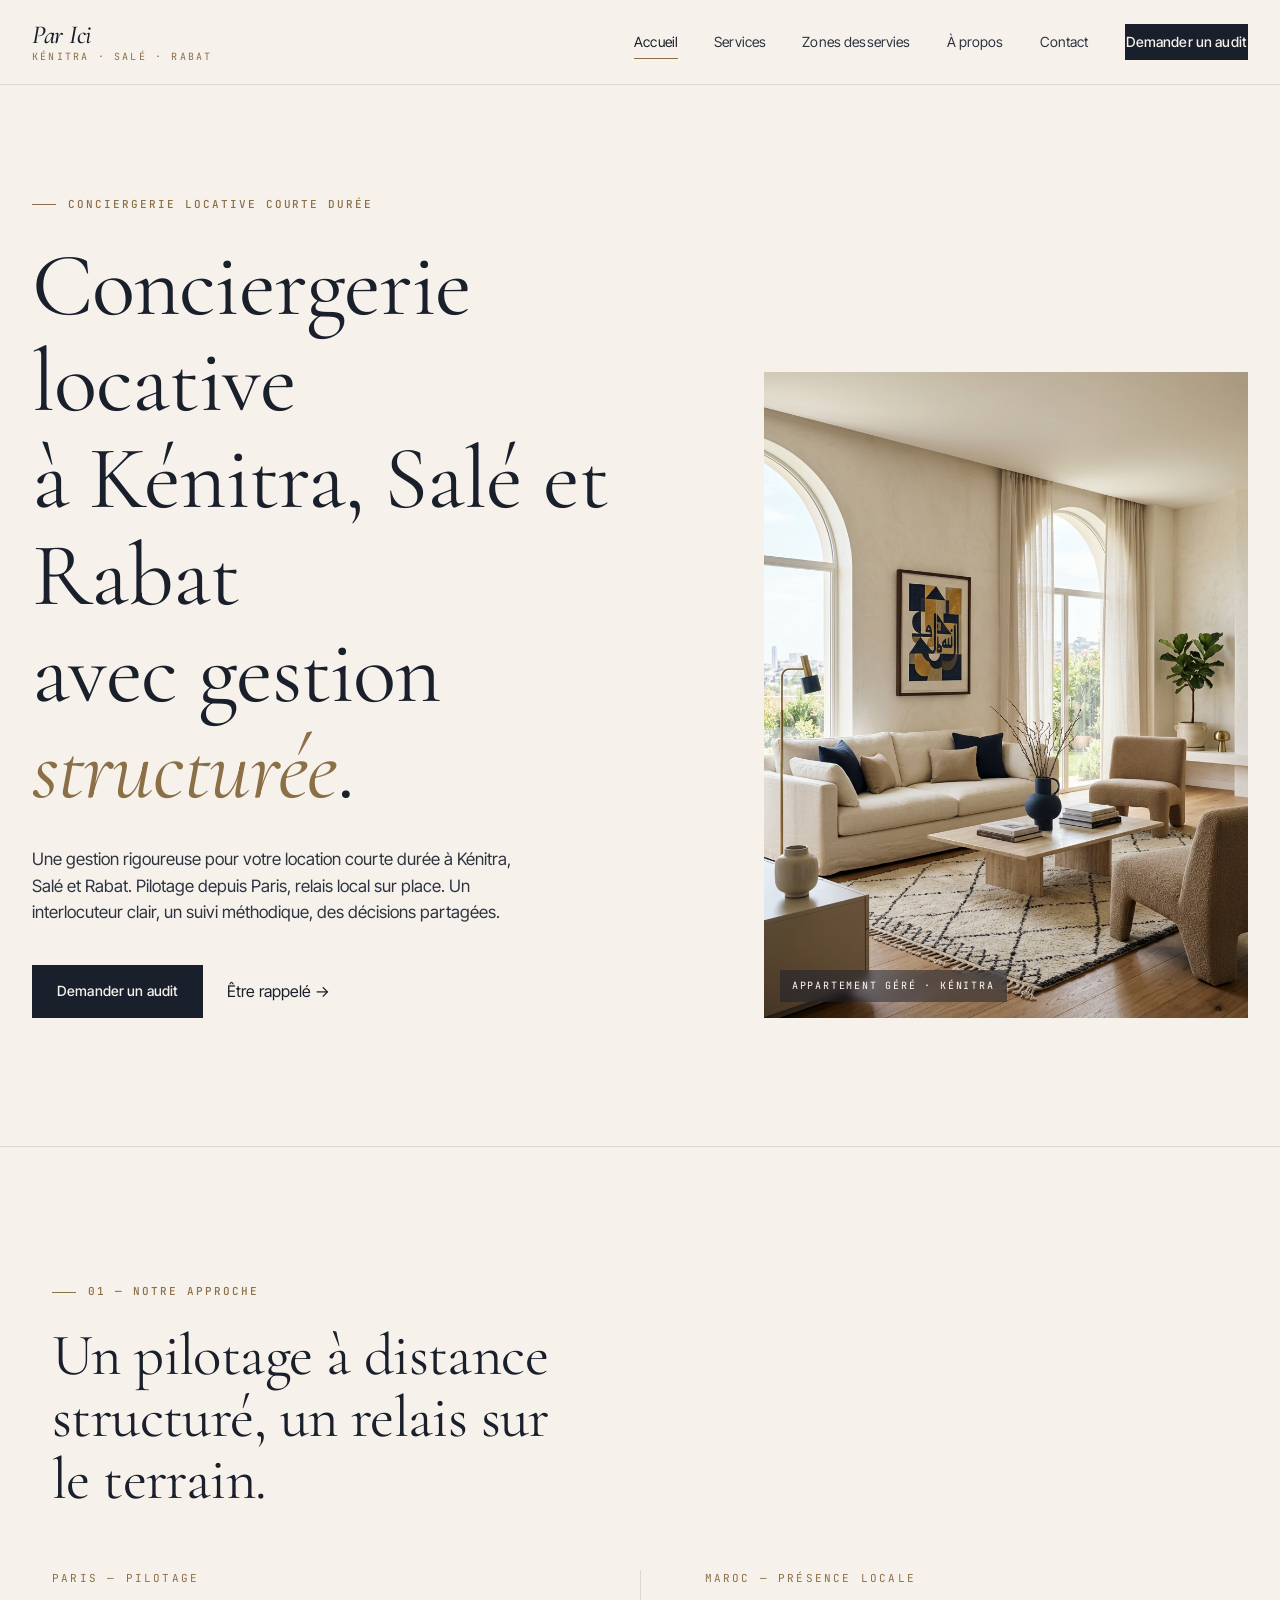
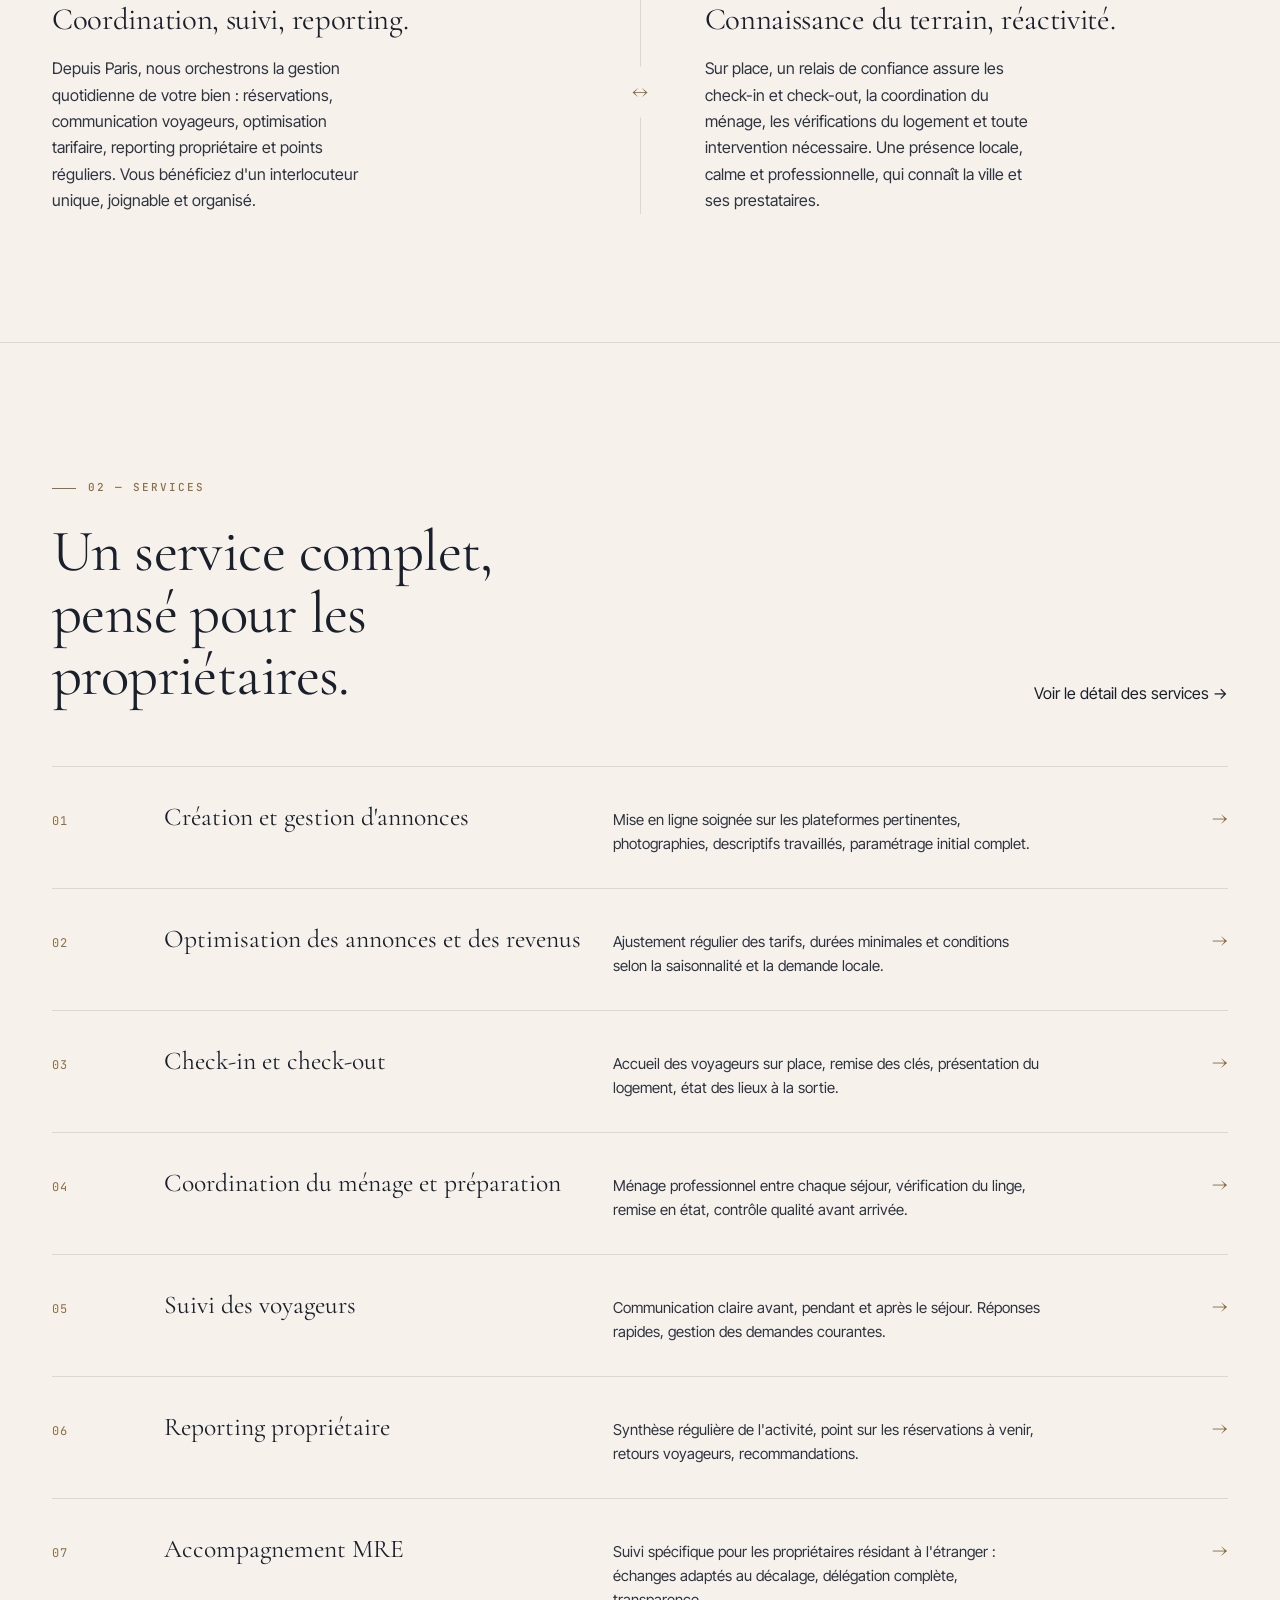
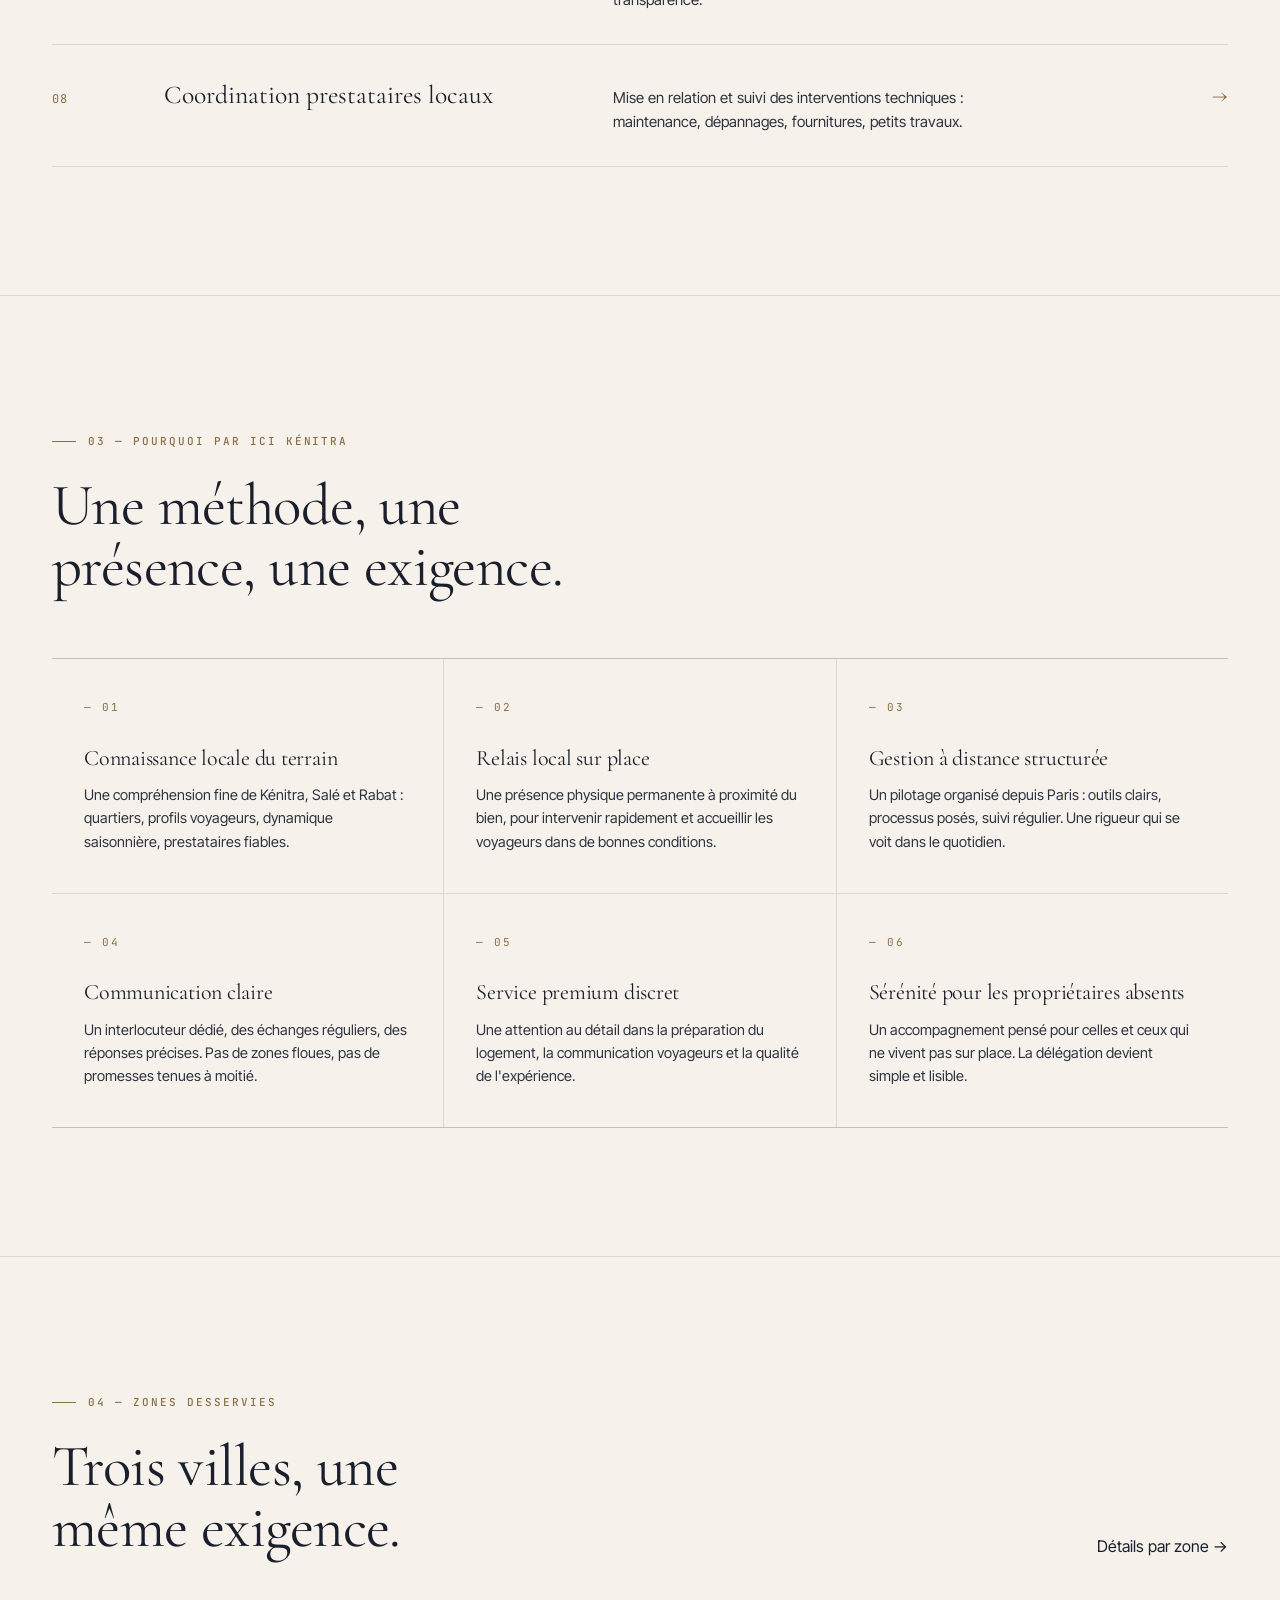
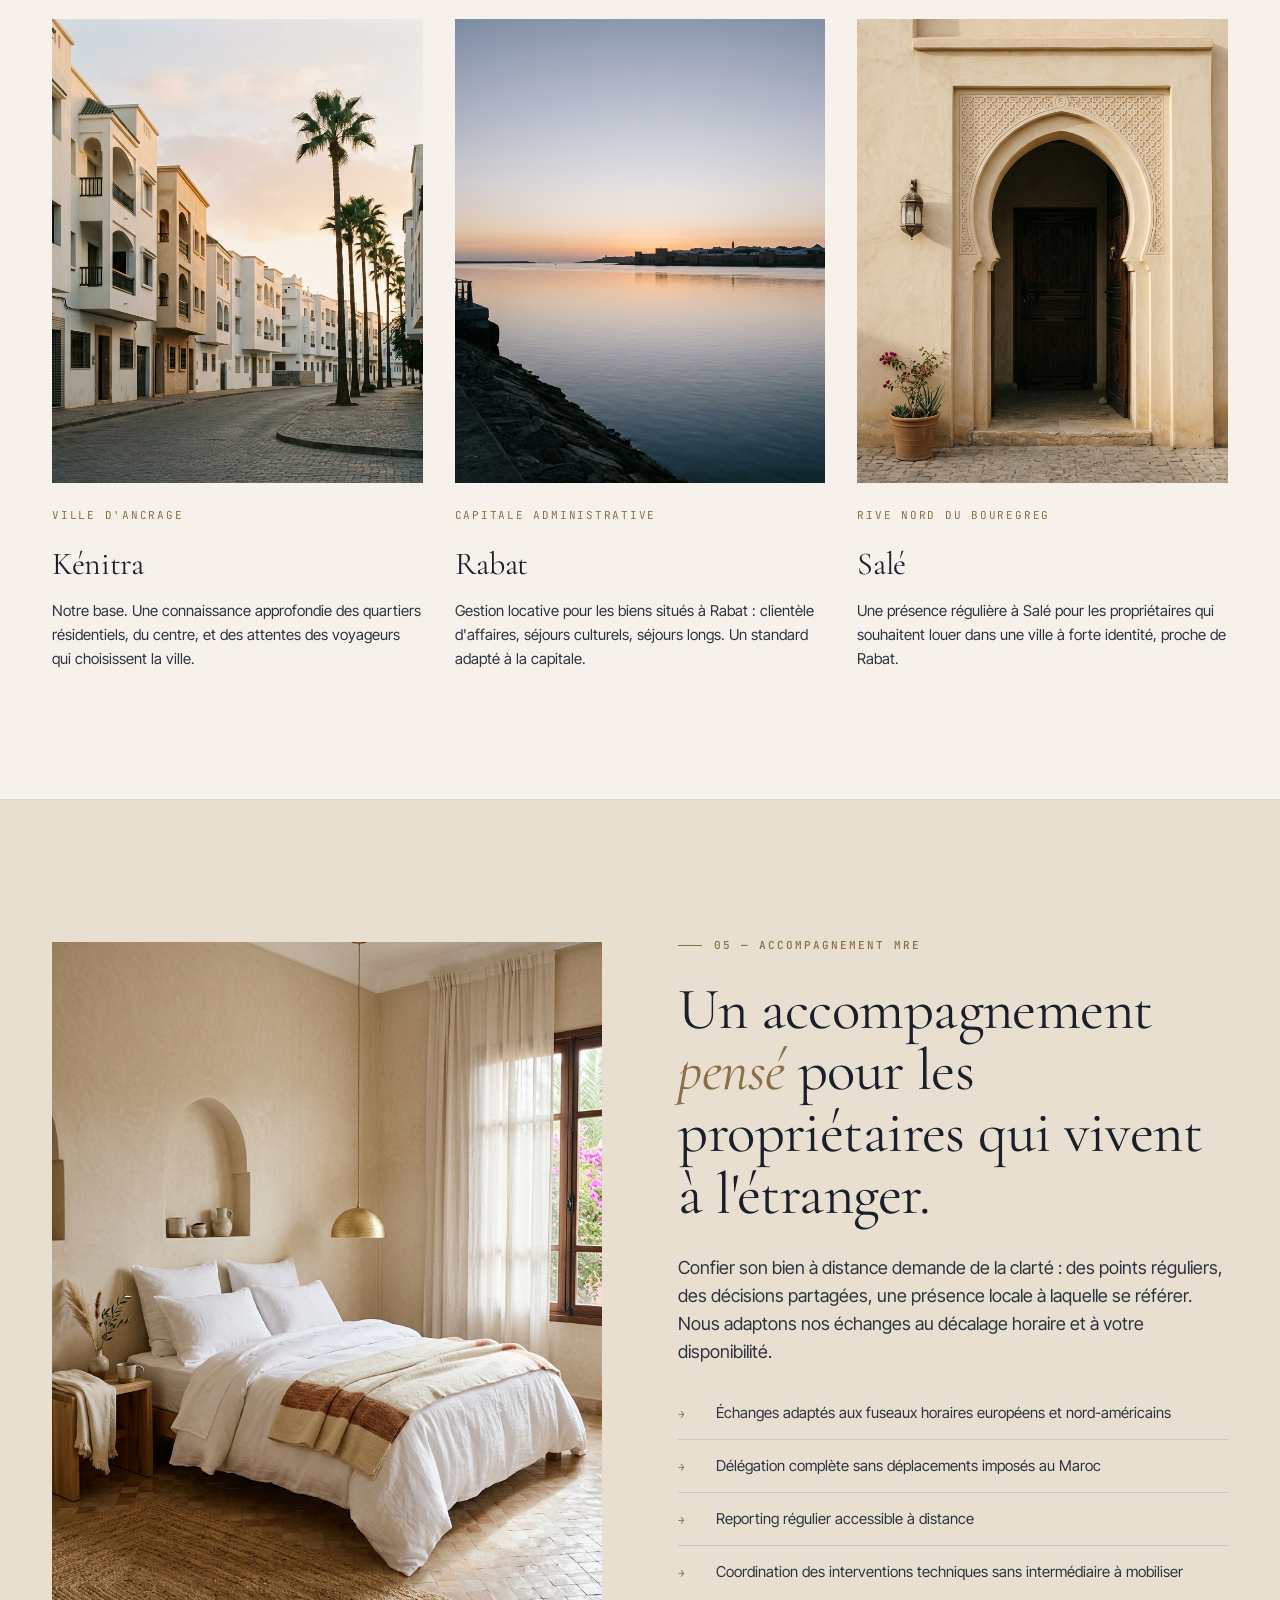
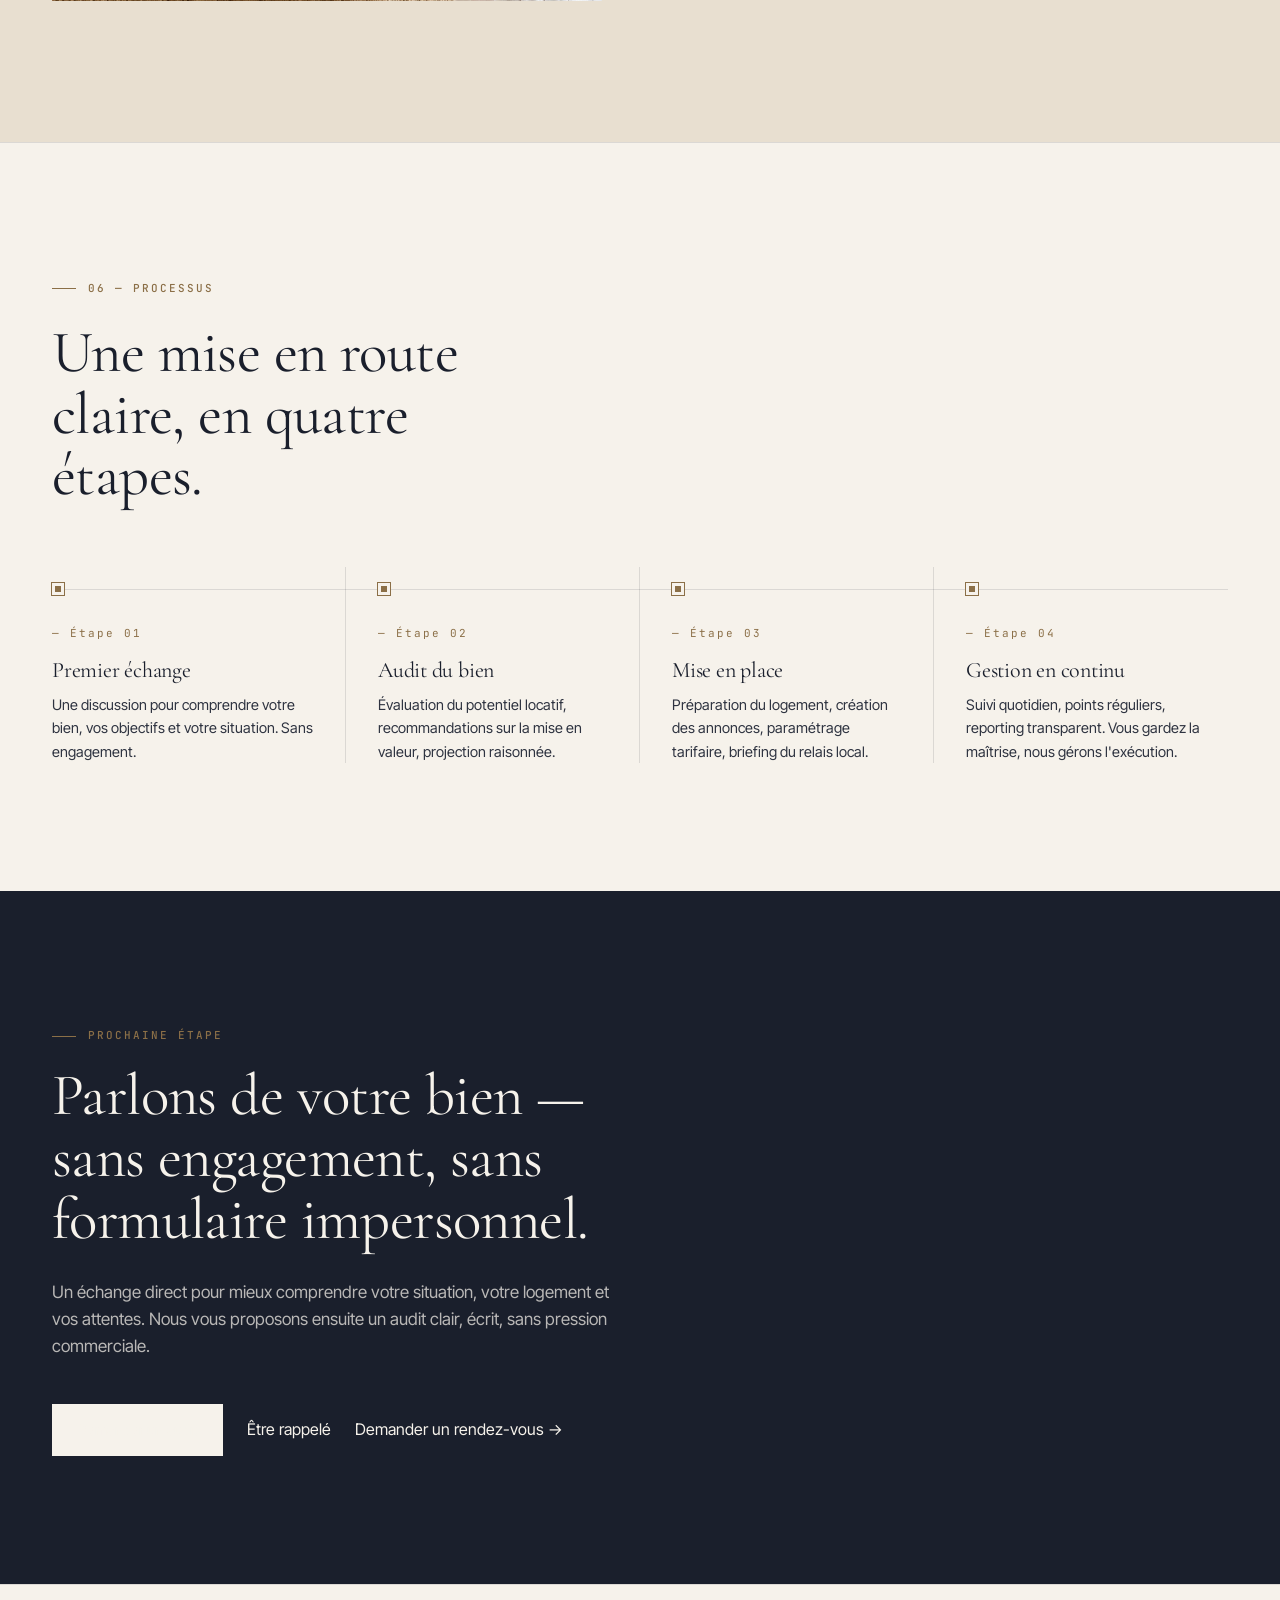
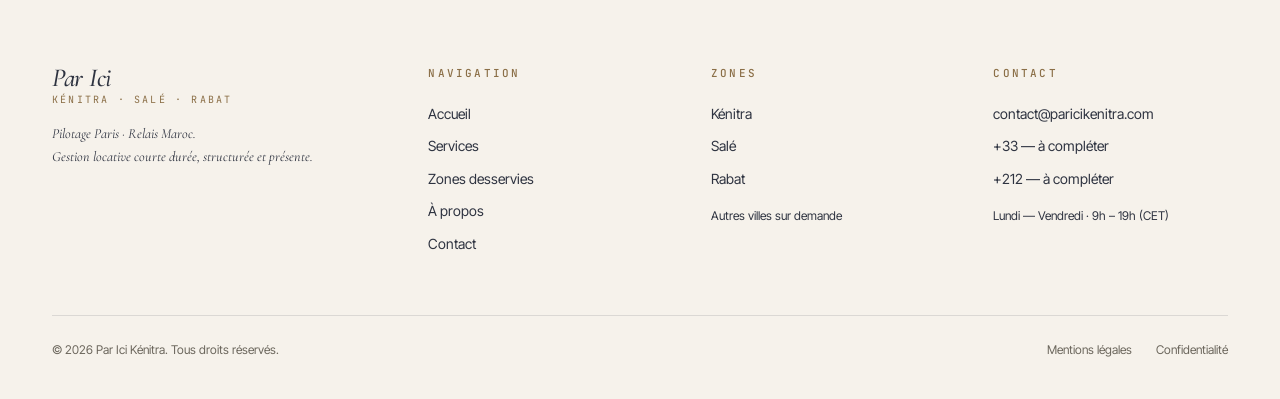
<file: index.html>
<!doctype html>
<html lang="fr">
<head>
<meta charset="utf-8" />
<meta name="viewport" content="width=device-width, initial-scale=1" />
<title>Par Ici Kénitra — Conciergerie locative à Kénitra, Salé et Rabat</title>
<meta name="description" content="Conciergerie locative courte durée à Kénitra, Salé et Rabat. Gestion structurée depuis Paris avec relais local sur place. Pour propriétaires et MRE." />
<link rel="canonical" href="https://paricikenitra.com/" />

<meta property="og:type" content="website" />
<meta property="og:locale" content="fr_FR" />
<meta property="og:site_name" content="Par Ici Kénitra" />
<meta property="og:title" content="Par Ici Kénitra — Conciergerie locative à Kénitra, Salé et Rabat" />
<meta property="og:description" content="Conciergerie locative courte durée à Kénitra, Salé et Rabat. Gestion structurée depuis Paris avec relais local sur place." />
<meta property="og:url" content="https://paricikenitra.com/" />
<meta property="og:image" content="https://paricikenitra.com/assets/img/hero-interior.jpg" />

<meta name="twitter:card" content="summary_large_image" />
<meta name="twitter:title" content="Par Ici Kénitra — Conciergerie locative à Kénitra, Salé et Rabat" />
<meta name="twitter:description" content="Conciergerie locative courte durée à Kénitra, Salé et Rabat. Gestion structurée depuis Paris avec relais local sur place." />
<meta name="twitter:image" content="https://paricikenitra.com/assets/img/hero-interior.jpg" />

<link rel="preconnect" href="https://fonts.googleapis.com">
<link rel="preconnect" href="https://fonts.gstatic.com" crossorigin>
<link href="https://fonts.googleapis.com/css2?family=Cormorant+Garamond:ital,wght@0,400;0,500;1,400;1,500&family=Inter+Tight:wght@400;500;600&family=JetBrains+Mono:wght@400;500&display=swap" rel="stylesheet">
<link rel="stylesheet" href="assets/css/site.css" />

<script type="application/ld+json">
{
  "@context": "https://schema.org",
  "@type": "LocalBusiness",
  "name": "Par Ici Kénitra",
  "url": "https://paricikenitra.com/",
  "image": "https://paricikenitra.com/assets/img/hero-interior.jpg",
  "description": "Conciergerie locative courte durée à Kénitra, Salé et Rabat. Gestion structurée depuis Paris avec relais local sur place.",
  "areaServed": [
    { "@type": "Place", "name": "Kénitra" },
    { "@type": "Place", "name": "Salé" },
    { "@type": "Place", "name": "Rabat" }
  ],
  "email": "contact@paricikenitra.com"
}
</script>
</head>
<body>

<!-- ======================== Header ======================== -->
<header class="site-header">
  <div class="nav">
    <a href="index.html" class="logo" aria-label="Par Ici Kénitra — accueil">
      <span class="lg-mark">Par Ici</span>
      <span class="lg-sub">Kénitra · Salé · Rabat</span>
    </a>

    <button class="menu-toggle"
            aria-label="Ouvrir le menu"
            aria-expanded="false"
            aria-controls="main-nav">
      <span></span>
    </button>

    <nav class="nav-links" id="main-nav" aria-label="Navigation principale">
      <a href="index.html" class="active">Accueil</a>
      <a href="services.html">Services</a>
      <a href="zones.html">Zones desservies</a>
      <a href="a-propos.html">À propos</a>
      <a href="contact.html">Contact</a>
      <a href="contact.html" class="btn">Demander un audit</a>
    </nav>
  </div>
</header>

<!-- ======================== Hero ======================== -->
<section class="hero">
  <div class="wrap-wide">
    <div class="hero-grid">
      <div>
        <span class="eyebrow">Conciergerie locative courte durée</span>
        <h1>
          Conciergerie locative<br>
          à Kénitra, Salé et Rabat<br>
          avec gestion <em>structurée</em>.
        </h1>
        <p class="hero-lead">
          Une gestion rigoureuse pour votre location courte durée à Kénitra, Salé et Rabat. Pilotage depuis Paris, relais local sur place. Un interlocuteur clair, un suivi méthodique, des décisions partagées.
        </p>
        <div class="hero-actions">
          <a href="contact.html" class="btn">Demander un audit</a>
          <a href="contact.html#rappel" class="btn-link">Être rappelé <span class="arrow">→</span></a>
        </div>
      </div>
      <div class="hero-img">
        <img src="assets/img/hero-interior.jpg" alt="Intérieur contemporain d'un appartement haut de gamme à Kénitra" loading="eager" fetchpriority="high" />
        <div class="hero-img-caption">Appartement géré · Kénitra</div>
      </div>
    </div>
  </div>
</section>

<hr class="rule" />

<!-- ======================== Modèle Paris ↔ Maroc ======================== -->
<section class="model">
  <div class="wrap">
    <div style="max-width: 60ch; margin-bottom: 60px;">
      <span class="eyebrow">01 — Notre approche</span>
      <h2 style="margin-top: 24px;">Un pilotage à distance structuré, un relais sur le terrain.</h2>
    </div>
    <div class="model-grid">
      <div class="model-col">
        <div class="place">Paris — Pilotage</div>
        <h3>Coordination, suivi, reporting.</h3>
        <p>Depuis Paris, nous orchestrons la gestion quotidienne de votre bien : réservations, communication voyageurs, optimisation tarifaire, reporting propriétaire et points réguliers. Vous bénéficiez d'un interlocuteur unique, joignable et organisé.</p>
      </div>
      <div class="model-divider" aria-hidden="true"></div>
      <div class="model-col">
        <div class="place">Maroc — Présence locale</div>
        <h3>Connaissance du terrain, réactivité.</h3>
        <p>Sur place, un relais de confiance assure les check-in et check-out, la coordination du ménage, les vérifications du logement et toute intervention nécessaire. Une présence locale, calme et professionnelle, qui connaît la ville et ses prestataires.</p>
      </div>
    </div>
  </div>
</section>

<hr class="rule" />

<!-- ======================== Services ======================== -->
<section>
  <div class="wrap">
    <div style="display: flex; justify-content: space-between; align-items: end; gap: 40px; flex-wrap: wrap;">
      <div style="max-width: 50ch;">
        <span class="eyebrow">02 — Services</span>
        <h2 style="margin-top: 24px;">Un service complet, pensé pour les propriétaires.</h2>
      </div>
      <a href="services.html" class="btn-link">Voir le détail des services <span class="arrow">→</span></a>
    </div>

    <div class="services-list">
      <div class="service-row">
        <div class="s-num">01</div>
        <div class="s-title">Création et gestion d'annonces</div>
        <div class="s-desc">Mise en ligne soignée sur les plateformes pertinentes, photographies, descriptifs travaillés, paramétrage initial complet.</div>
        <div class="s-arrow">→</div>
      </div>
      <div class="service-row">
        <div class="s-num">02</div>
        <div class="s-title">Optimisation des annonces et des revenus</div>
        <div class="s-desc">Ajustement régulier des tarifs, durées minimales et conditions selon la saisonnalité et la demande locale.</div>
        <div class="s-arrow">→</div>
      </div>
      <div class="service-row">
        <div class="s-num">03</div>
        <div class="s-title">Check-in et check-out</div>
        <div class="s-desc">Accueil des voyageurs sur place, remise des clés, présentation du logement, état des lieux à la sortie.</div>
        <div class="s-arrow">→</div>
      </div>
      <div class="service-row">
        <div class="s-num">04</div>
        <div class="s-title">Coordination du ménage et préparation</div>
        <div class="s-desc">Ménage professionnel entre chaque séjour, vérification du linge, remise en état, contrôle qualité avant arrivée.</div>
        <div class="s-arrow">→</div>
      </div>
      <div class="service-row">
        <div class="s-num">05</div>
        <div class="s-title">Suivi des voyageurs</div>
        <div class="s-desc">Communication claire avant, pendant et après le séjour. Réponses rapides, gestion des demandes courantes.</div>
        <div class="s-arrow">→</div>
      </div>
      <div class="service-row">
        <div class="s-num">06</div>
        <div class="s-title">Reporting propriétaire</div>
        <div class="s-desc">Synthèse régulière de l'activité, point sur les réservations à venir, retours voyageurs, recommandations.</div>
        <div class="s-arrow">→</div>
      </div>
      <div class="service-row">
        <div class="s-num">07</div>
        <div class="s-title">Accompagnement MRE</div>
        <div class="s-desc">Suivi spécifique pour les propriétaires résidant à l'étranger : échanges adaptés au décalage, délégation complète, transparence.</div>
        <div class="s-arrow">→</div>
      </div>
      <div class="service-row">
        <div class="s-num">08</div>
        <div class="s-title">Coordination prestataires locaux</div>
        <div class="s-desc">Mise en relation et suivi des interventions techniques : maintenance, dépannages, fournitures, petits travaux.</div>
        <div class="s-arrow">→</div>
      </div>
    </div>
  </div>
</section>

<hr class="rule" />

<!-- ======================== Pourquoi nous choisir ======================== -->
<section>
  <div class="wrap">
    <div style="max-width: 60ch;">
      <span class="eyebrow">03 — Pourquoi Par Ici Kénitra</span>
      <h2 style="margin-top: 24px;">Une méthode, une présence, une exigence.</h2>
    </div>

    <div class="why-grid">
      <div class="why-cell">
        <div class="why-num">— 01</div>
        <h4>Connaissance locale du terrain</h4>
        <p>Une compréhension fine de Kénitra, Salé et Rabat : quartiers, profils voyageurs, dynamique saisonnière, prestataires fiables.</p>
      </div>
      <div class="why-cell">
        <div class="why-num">— 02</div>
        <h4>Relais local sur place</h4>
        <p>Une présence physique permanente à proximité du bien, pour intervenir rapidement et accueillir les voyageurs dans de bonnes conditions.</p>
      </div>
      <div class="why-cell">
        <div class="why-num">— 03</div>
        <h4>Gestion à distance structurée</h4>
        <p>Un pilotage organisé depuis Paris : outils clairs, processus posés, suivi régulier. Une rigueur qui se voit dans le quotidien.</p>
      </div>
      <div class="why-cell">
        <div class="why-num">— 04</div>
        <h4>Communication claire</h4>
        <p>Un interlocuteur dédié, des échanges réguliers, des réponses précises. Pas de zones floues, pas de promesses tenues à moitié.</p>
      </div>
      <div class="why-cell">
        <div class="why-num">— 05</div>
        <h4>Service premium discret</h4>
        <p>Une attention au détail dans la préparation du logement, la communication voyageurs et la qualité de l'expérience.</p>
      </div>
      <div class="why-cell">
        <div class="why-num">— 06</div>
        <h4>Sérénité pour les propriétaires absents</h4>
        <p>Un accompagnement pensé pour celles et ceux qui ne vivent pas sur place. La délégation devient simple et lisible.</p>
      </div>
    </div>
  </div>
</section>

<hr class="rule" />

<!-- ======================== Zones desservies ======================== -->
<section>
  <div class="wrap">
    <div style="display: flex; justify-content: space-between; align-items: end; gap: 40px; flex-wrap: wrap;">
      <div style="max-width: 50ch;">
        <span class="eyebrow">04 — Zones desservies</span>
        <h2 style="margin-top: 24px;">Trois villes, une même exigence.</h2>
      </div>
      <a href="zones.html" class="btn-link">Détails par zone <span class="arrow">→</span></a>
    </div>

    <div class="zones-grid">
      <div class="zone-card">
        <div class="zone-img">
          <img src="assets/img/city-kenitra.jpg" alt="Rue résidentielle à Kénitra, architecture moderne" loading="lazy" />
        </div>
        <div class="zone-meta">Ville d'ancrage</div>
        <div class="zone-name">Kénitra</div>
        <p class="zone-desc">Notre base. Une connaissance approfondie des quartiers résidentiels, du centre, et des attentes des voyageurs qui choisissent la ville.</p>
      </div>
      <div class="zone-card">
        <div class="zone-img">
          <img src="assets/img/rabat-waterfront.jpg" alt="Rive du Bouregreg, Rabat, à la lumière du soir" loading="lazy" />
        </div>
        <div class="zone-meta">Capitale administrative</div>
        <div class="zone-name">Rabat</div>
        <p class="zone-desc">Gestion locative pour les biens situés à Rabat : clientèle d'affaires, séjours culturels, séjours longs. Un standard adapté à la capitale.</p>
      </div>
      <div class="zone-card">
        <div class="zone-img">
          <img src="assets/img/architecture-detail.jpg" alt="Détail architectural d'un bâtiment à Salé" loading="lazy" />
        </div>
        <div class="zone-meta">Rive nord du Bouregreg</div>
        <div class="zone-name">Salé</div>
        <p class="zone-desc">Une présence régulière à Salé pour les propriétaires qui souhaitent louer dans une ville à forte identité, proche de Rabat.</p>
      </div>
    </div>
  </div>
</section>

<hr class="rule" />

<!-- ======================== MRE ======================== -->
<section class="mre">
  <div class="wrap">
    <div class="mre-inner">
      <div class="mre-img">
        <img src="assets/img/bedroom.jpg" alt="Chambre épurée d'un logement géré par Par Ici Kénitra" loading="lazy" />
      </div>
      <div class="mre-text">
        <span class="eyebrow">05 — Accompagnement MRE</span>
        <h2 style="margin-top: 24px;">Un accompagnement <em>pensé</em> pour les propriétaires qui vivent à l'étranger.</h2>
        <p class="lead" style="margin-top: 24px;">
          Confier son bien à distance demande de la clarté : des points réguliers, des décisions partagées, une présence locale à laquelle se référer. Nous adaptons nos échanges au décalage horaire et à votre disponibilité.
        </p>
        <ul class="mre-points">
          <li><span class="check">→</span><span>Échanges adaptés aux fuseaux horaires européens et nord-américains</span></li>
          <li><span class="check">→</span><span>Délégation complète sans déplacements imposés au Maroc</span></li>
          <li><span class="check">→</span><span>Reporting régulier accessible à distance</span></li>
          <li><span class="check">→</span><span>Coordination des interventions techniques sans intermédiaire à mobiliser</span></li>
        </ul>
      </div>
    </div>
  </div>
</section>

<hr class="rule" />

<!-- ======================== Processus ======================== -->
<section>
  <div class="wrap">
    <div style="max-width: 50ch;">
      <span class="eyebrow">06 — Processus</span>
      <h2 style="margin-top: 24px;">Une mise en route claire, en quatre étapes.</h2>
    </div>

    <div class="steps">
      <div class="step">
        <div class="step-dot"></div>
        <div class="step-num">— Étape 01</div>
        <h4>Premier échange</h4>
        <p>Une discussion pour comprendre votre bien, vos objectifs et votre situation. Sans engagement.</p>
      </div>
      <div class="step">
        <div class="step-dot"></div>
        <div class="step-num">— Étape 02</div>
        <h4>Audit du bien</h4>
        <p>Évaluation du potentiel locatif, recommandations sur la mise en valeur, projection raisonnée.</p>
      </div>
      <div class="step">
        <div class="step-dot"></div>
        <div class="step-num">— Étape 03</div>
        <h4>Mise en place</h4>
        <p>Préparation du logement, création des annonces, paramétrage tarifaire, briefing du relais local.</p>
      </div>
      <div class="step">
        <div class="step-dot"></div>
        <div class="step-num">— Étape 04</div>
        <h4>Gestion en continu</h4>
        <p>Suivi quotidien, points réguliers, reporting transparent. Vous gardez la maîtrise, nous gérons l'exécution.</p>
      </div>
    </div>
  </div>
</section>

<!-- ======================== CTA Dark ======================== -->
<section class="cta-dark">
  <div class="wrap">
    <span class="eyebrow">Prochaine étape</span>
    <h2>Parlons de votre bien — sans engagement, sans formulaire impersonnel.</h2>
    <p class="cta-lead">
      Un échange direct pour mieux comprendre votre situation, votre logement et vos attentes. Nous vous proposons ensuite un audit clair, écrit, sans pression commerciale.
    </p>
    <div class="cta-actions">
      <a href="contact.html" class="btn">Demander un audit</a>
      <a href="contact.html#rappel" class="btn-ghost">Être rappelé</a>
      <a href="contact.html#rdv" class="btn-link">Demander un rendez-vous <span class="arrow">→</span></a>
    </div>
  </div>
</section>

<!-- ======================== Footer ======================== -->
<footer class="site-footer">
  <div class="wrap">
    <div class="foot-grid">
      <div class="foot-col">
        <a href="index.html" class="logo">
          <span class="lg-mark">Par Ici</span>
          <span class="lg-sub">Kénitra · Salé · Rabat</span>
        </a>
        <p class="foot-tag">Pilotage Paris · Relais Maroc.<br>Gestion locative courte durée, structurée et présente.</p>
      </div>
      <div class="foot-col">
        <h5>Navigation</h5>
        <ul>
          <li><a href="index.html">Accueil</a></li>
          <li><a href="services.html">Services</a></li>
          <li><a href="zones.html">Zones desservies</a></li>
          <li><a href="a-propos.html">À propos</a></li>
          <li><a href="contact.html">Contact</a></li>
        </ul>
      </div>
      <div class="foot-col">
        <h5>Zones</h5>
        <ul>
          <li>Kénitra</li>
          <li>Salé</li>
          <li>Rabat</li>
          <li class="muted" style="font-size:12px; margin-top:6px;">Autres villes sur demande</li>
        </ul>
      </div>
      <div class="foot-col">
        <h5>Contact</h5>
        <ul>
          <li><a href="mailto:contact@paricikenitra.com">contact@paricikenitra.com</a></li>
          <li><a href="tel:+33XXXXXXXXX">+33 — à compléter</a></li>
          <li><a href="tel:+212XXXXXXXXX">+212 — à compléter</a></li>
          <li class="muted" style="font-size:12px; margin-top:6px;">Lundi — Vendredi · 9h – 19h (CET)</li>
        </ul>
      </div>
    </div>
    <div class="foot-bottom">
      <div>© 2026 Par Ici Kénitra. Tous droits réservés.</div>
      <div style="display:flex; gap:24px;">
        <a href="mentions-legales.html">Mentions légales</a>
        <a href="confidentialite.html">Confidentialité</a>
      </div>
    </div>
  </div>
</footer>

<script src="assets/js/site.js"></script>
</body>
</html>
</file>
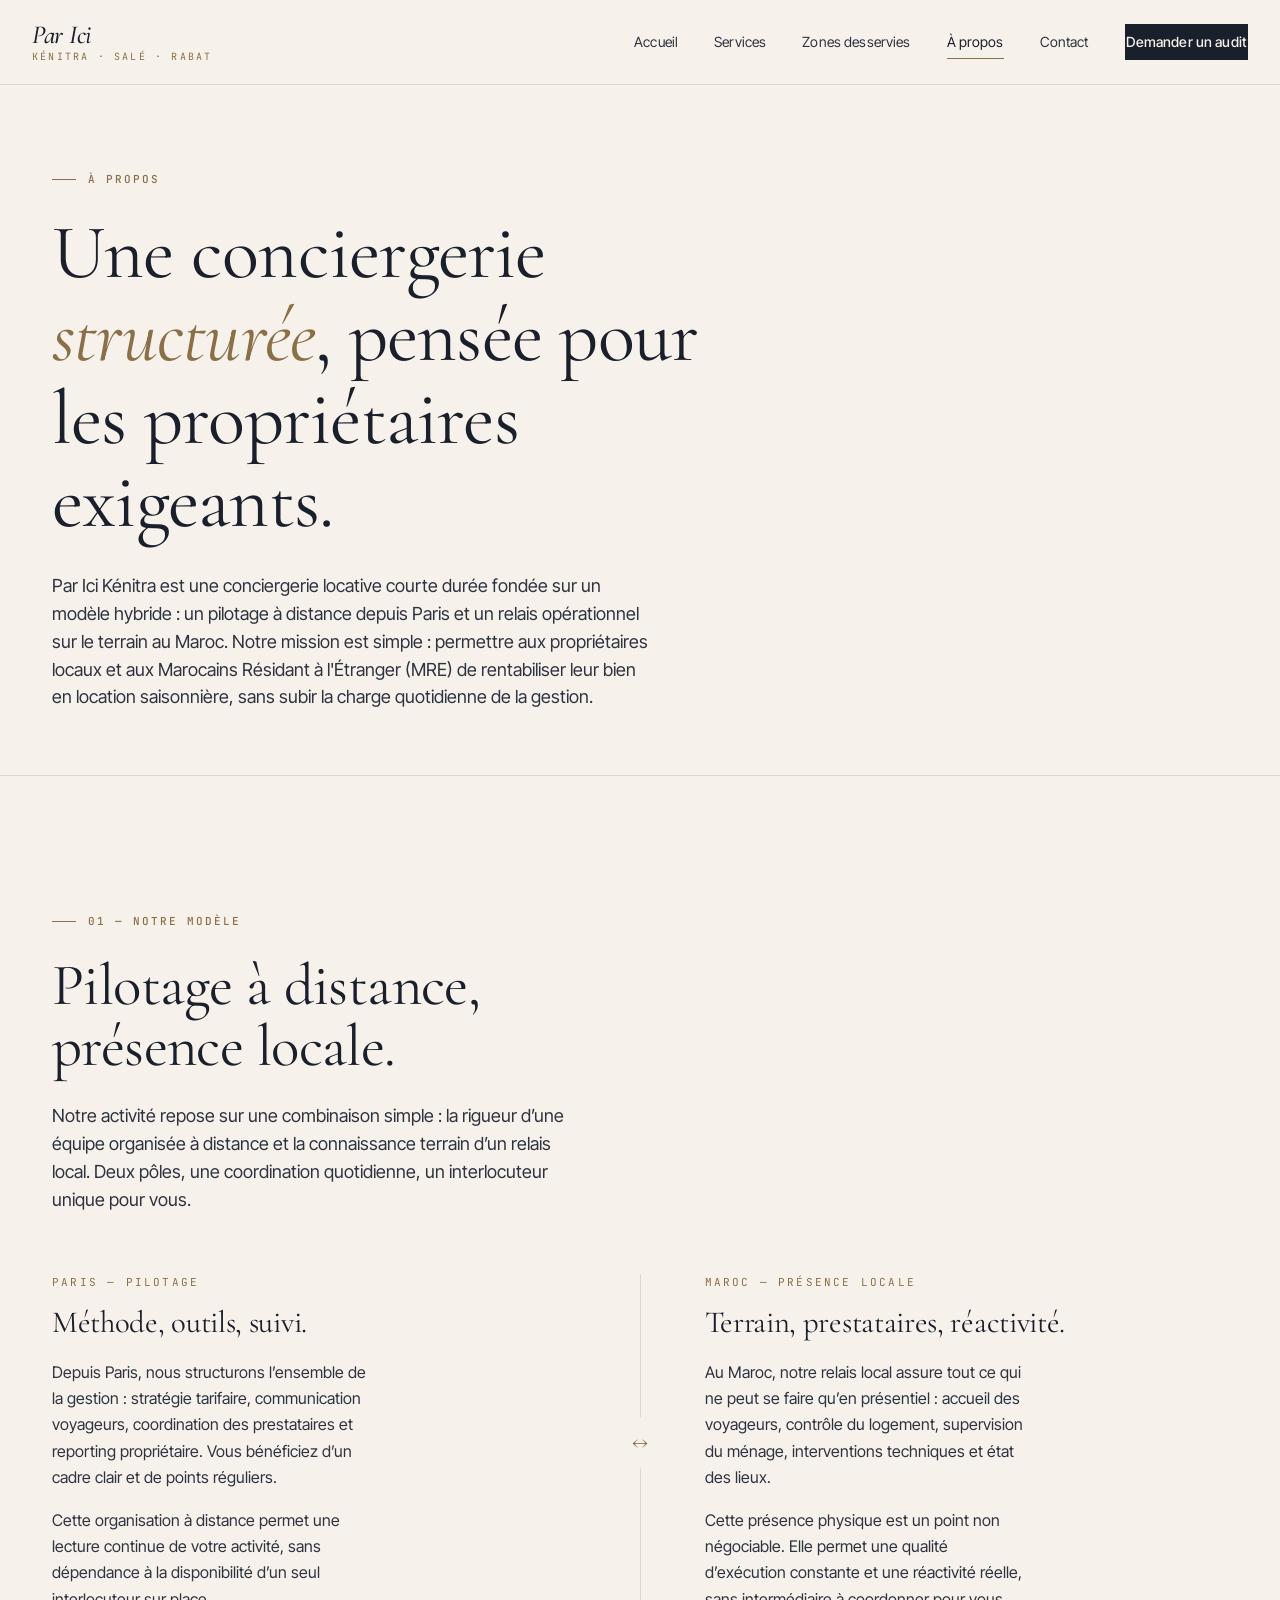
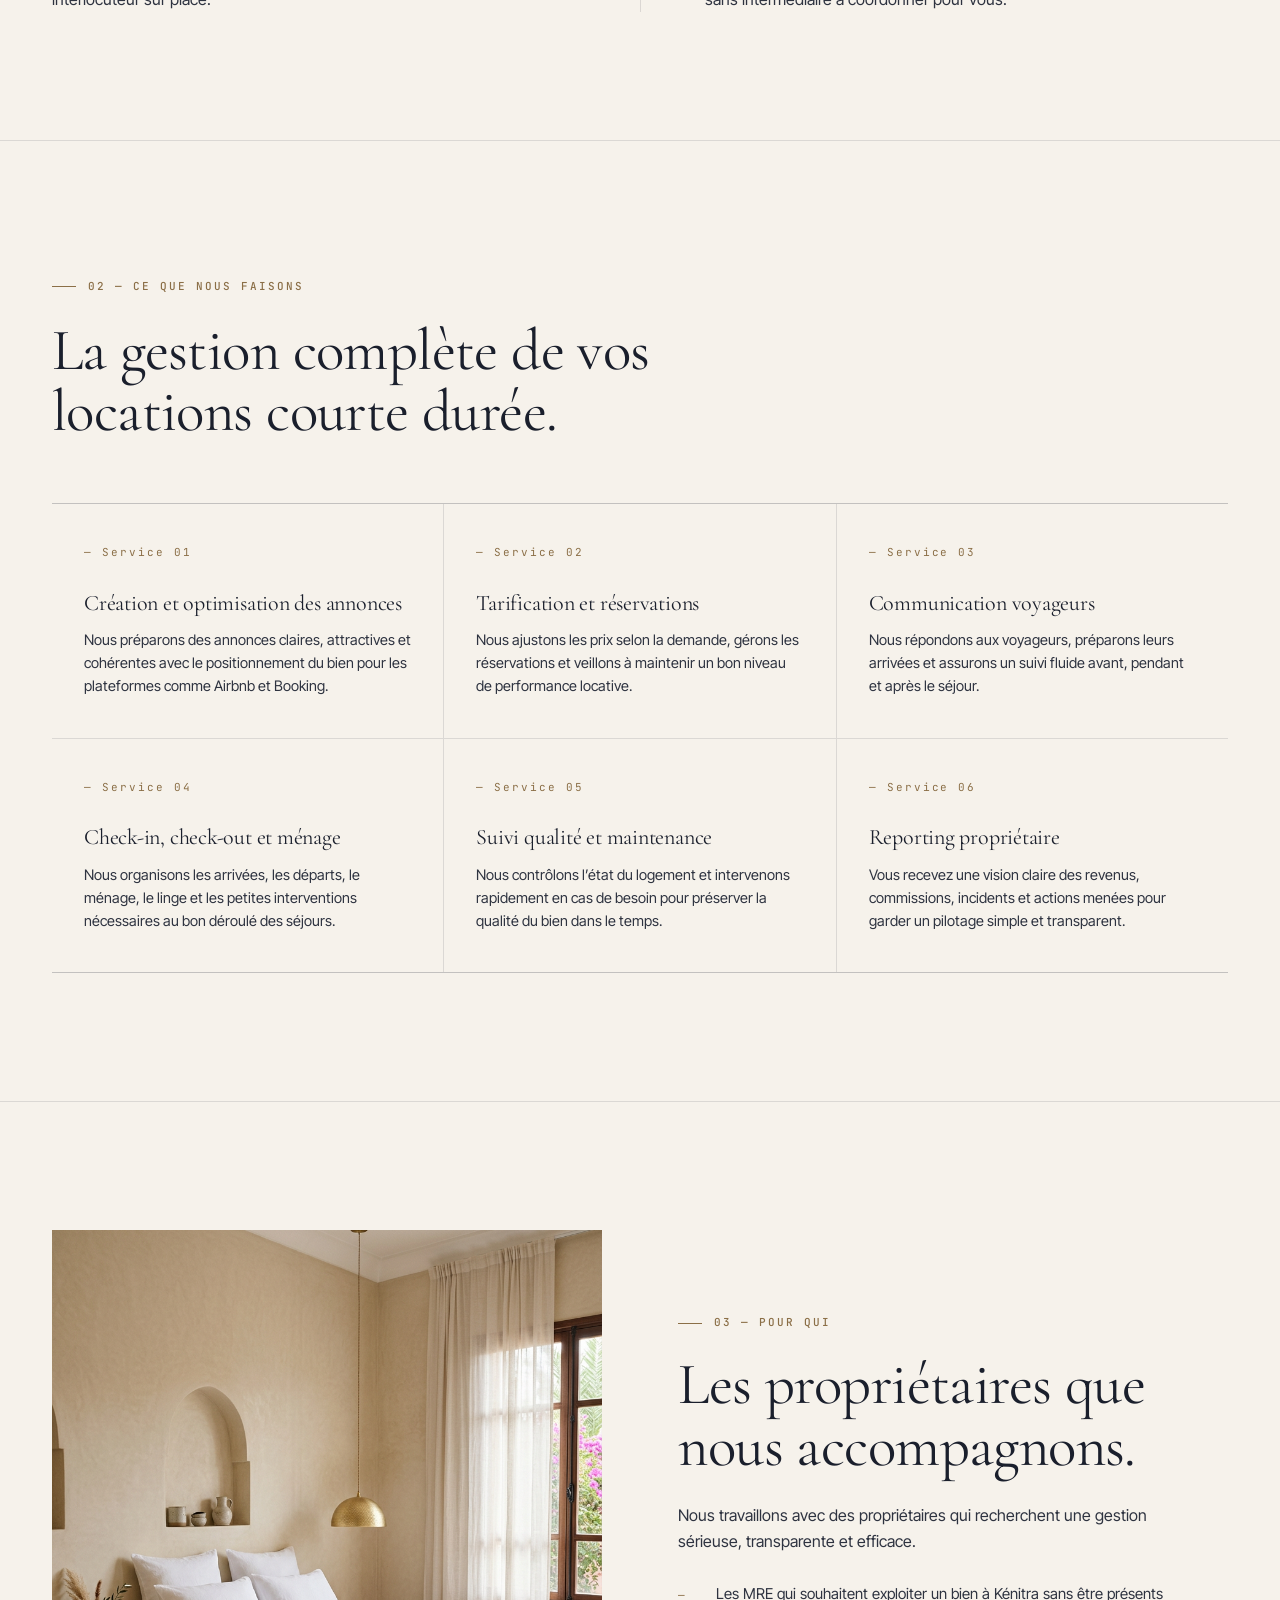
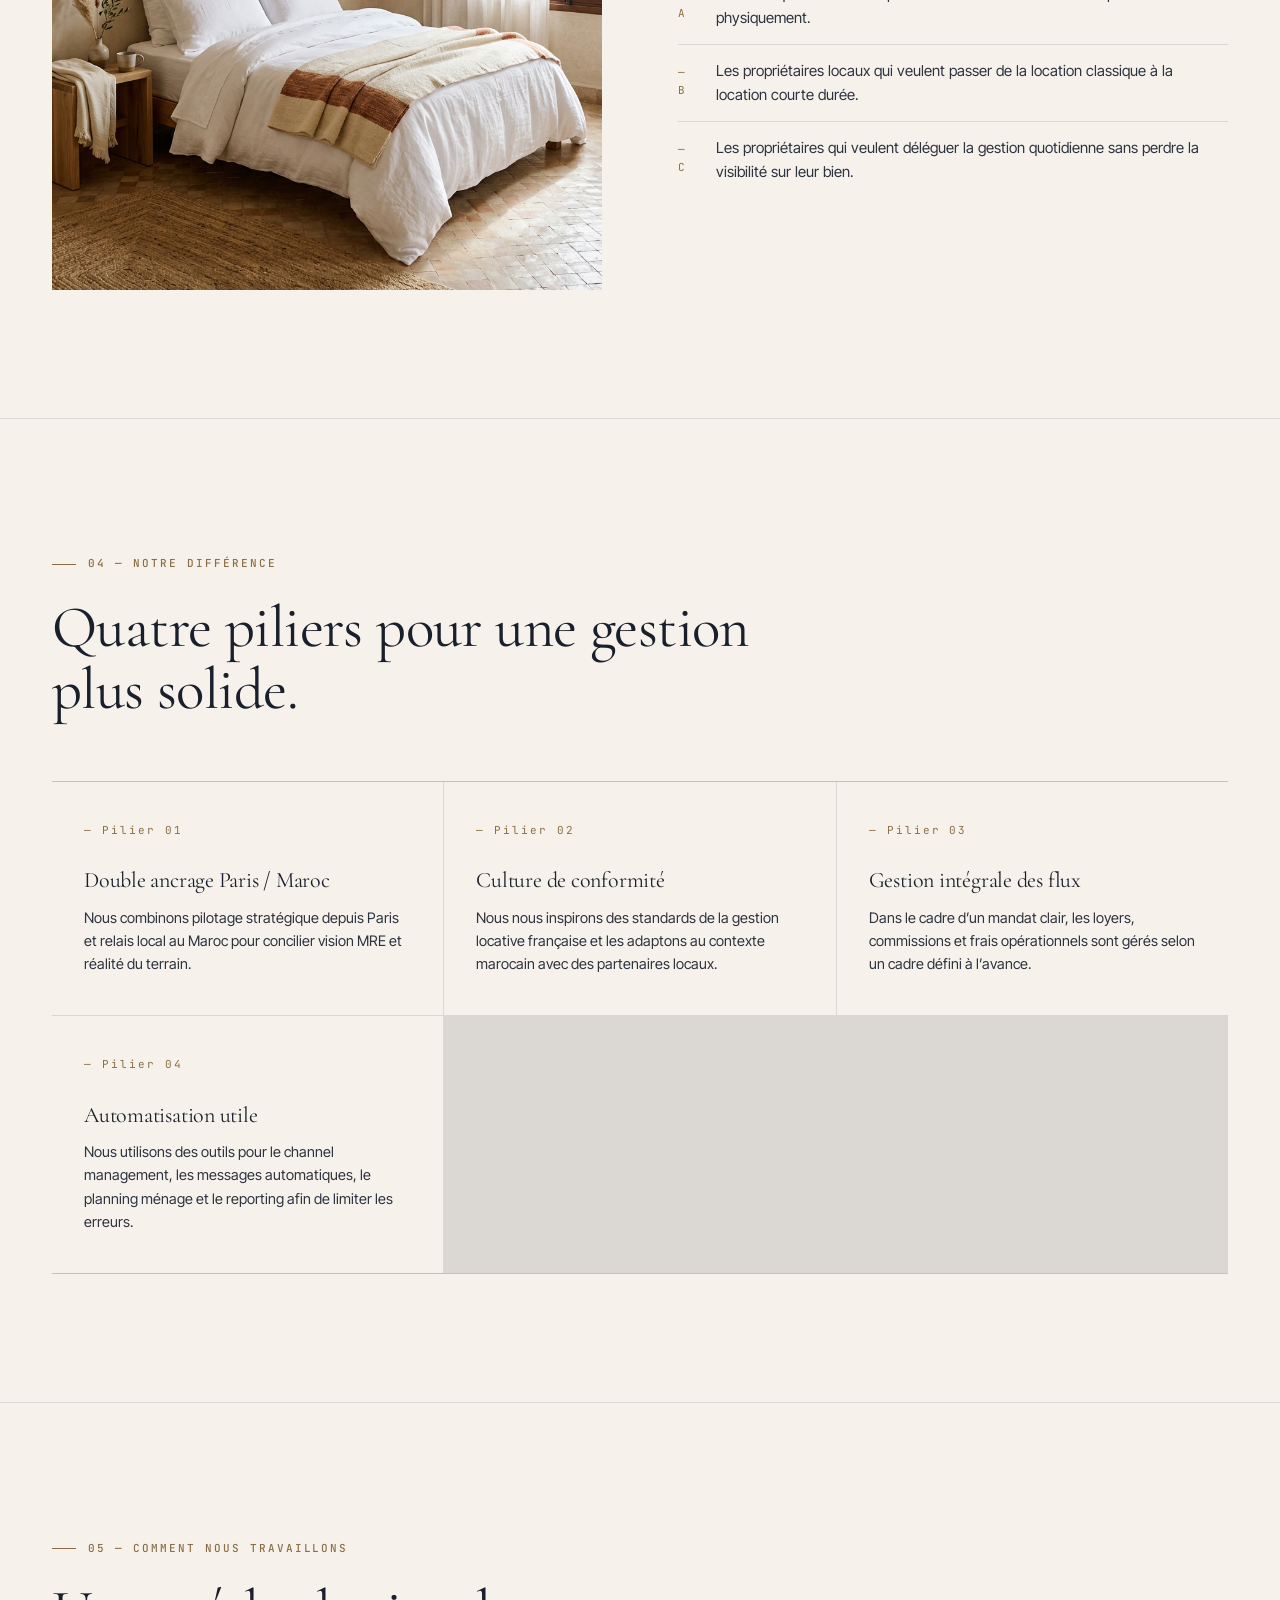
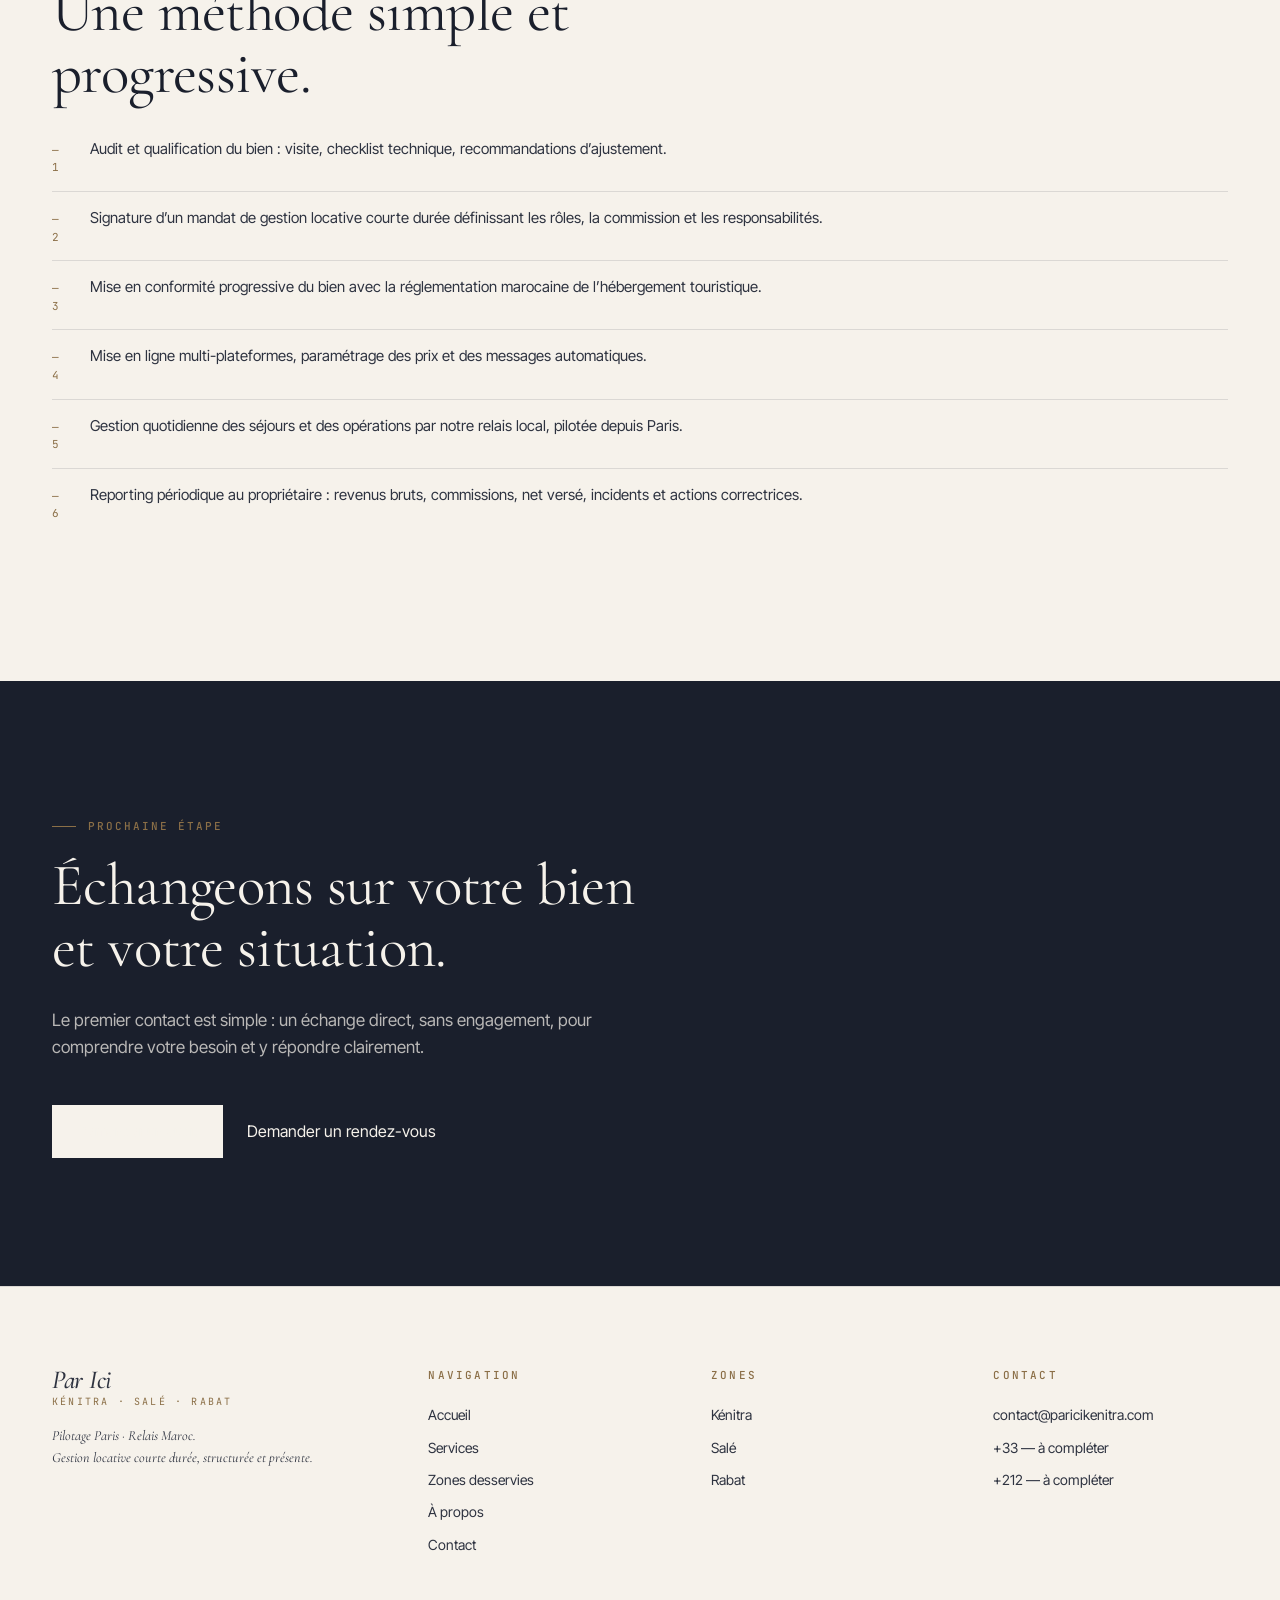
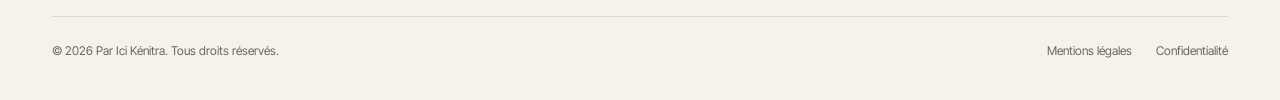
<file: a-propos.html>
<!doctype html>
<html lang="fr">
<head>
<meta charset="utf-8" />
<meta name="viewport" content="width=device-width, initial-scale=1" />
<title>À propos — Par Ici Kénitra, conciergerie locative pour propriétaires</title>
<meta name="description" content="Par Ici Kénitra : conciergerie locative courte durée pilotée depuis Paris avec un relais local au Maroc. Une méthode claire pour les propriétaires locaux et les MRE." />
<link rel="canonical" href="https://paricikenitra.com/a-propos.html" />

<meta property="og:type" content="website" />
<meta property="og:locale" content="fr_FR" />
<meta property="og:site_name" content="Par Ici Kénitra" />
<meta property="og:title" content="À propos — Par Ici Kénitra, conciergerie locative pour propriétaires" />
<meta property="og:description" content="Par Ici Kénitra : conciergerie locative courte durée pilotée depuis Paris avec un relais local au Maroc. Une méthode claire pour les propriétaires locaux et les MRE." />
<meta property="og:url" content="https://paricikenitra.com/a-propos.html" />
<meta property="og:image" content="https://paricikenitra.com/assets/img/hero-interior.jpg" />

<meta name="twitter:card" content="summary_large_image" />
<meta name="twitter:title" content="À propos — Par Ici Kénitra, conciergerie locative pour propriétaires" />
<meta name="twitter:description" content="Par Ici Kénitra : conciergerie locative courte durée pilotée depuis Paris avec un relais local au Maroc. Une méthode claire pour les propriétaires locaux et les MRE." />
<meta name="twitter:image" content="https://paricikenitra.com/assets/img/hero-interior.jpg" />

<link rel="preconnect" href="https://fonts.googleapis.com">
<link rel="preconnect" href="https://fonts.gstatic.com" crossorigin>
<link href="https://fonts.googleapis.com/css2?family=Cormorant+Garamond:ital,wght@0,400;0,500;1,400;1,500&family=Inter+Tight:wght@400;500;600&family=JetBrains+Mono:wght@400;500&display=swap" rel="stylesheet">
<link rel="stylesheet" href="assets/css/site.css" />

<script type="application/ld+json">
{
  "@context": "https://schema.org",
  "@type": "AboutPage",
  "name": "À propos de Par Ici Kénitra",
  "mainEntity": {
    "@type": "LocalBusiness",
    "name": "Par Ici Kénitra",
    "url": "https://paricikenitra.com/",
    "areaServed": [
      { "@type": "Place", "name": "Kénitra" },
      { "@type": "Place", "name": "Salé" },
      { "@type": "Place", "name": "Rabat" }
    ]
  }
}
</script>
</head>
<body>

<header class="site-header">
  <div class="nav">
    <a href="index.html" class="logo" aria-label="Par Ici Kénitra — accueil">
      <span class="lg-mark">Par Ici</span>
      <span class="lg-sub">Kénitra · Salé · Rabat</span>
    </a>
    <button class="menu-toggle" aria-label="Ouvrir le menu" aria-expanded="false" aria-controls="main-nav">
      <span></span>
    </button>
    <nav class="nav-links" id="main-nav" aria-label="Navigation principale">
      <a href="index.html">Accueil</a>
      <a href="services.html">Services</a>
      <a href="zones.html">Zones desservies</a>
      <a href="a-propos.html" class="active">À propos</a>
      <a href="contact.html">Contact</a>
      <a href="contact.html" class="btn">Demander un audit</a>
    </nav>
  </div>
</header>

<section class="page-head">
  <div class="wrap">
    <span class="eyebrow">À propos</span>
    <h1>Une conciergerie <em class="italic" style="color:var(--accent);">structurée</em>, pensée pour les propriétaires exigeants.</h1>
    <p class="lead">
      Par Ici Kénitra est une conciergerie locative courte durée fondée sur un modèle hybride : un pilotage à distance depuis Paris et un relais opérationnel sur le terrain au Maroc. Notre mission est simple : permettre aux propriétaires locaux et aux Marocains Résidant à l'Étranger (MRE) de rentabiliser leur bien en location saisonnière, sans subir la charge quotidienne de la gestion.
    </p>
  </div>
</section>

<section class="model">
  <div class="wrap">
    <div style="max-width: 60ch; margin-bottom: 60px;">
      <span class="eyebrow">01 — Notre modèle</span>
      <h2 style="margin-top: 24px;">Pilotage à distance, présence locale.</h2>
      <p class="lead" style="margin-top: 24px;">
        Notre activité repose sur une combinaison simple : la rigueur d’une équipe organisée à distance et la connaissance terrain d’un relais local. Deux pôles, une coordination quotidienne, un interlocuteur unique pour vous.
      </p>
    </div>

    <div class="model-grid">
      <div class="model-col">
        <div class="place">Paris — Pilotage</div>
        <h3>Méthode, outils, suivi.</h3>
        <p>
          Depuis Paris, nous structurons l’ensemble de la gestion : stratégie tarifaire, communication voyageurs, coordination des prestataires et reporting propriétaire. Vous bénéficiez d’un cadre clair et de points réguliers.
        </p>
        <p style="margin-top: 16px;">
          Cette organisation à distance permet une lecture continue de votre activité, sans dépendance à la disponibilité d’un seul interlocuteur sur place.
        </p>
      </div>

      <div class="model-divider" aria-hidden="true"></div>

      <div class="model-col">
        <div class="place">Maroc — Présence locale</div>
        <h3>Terrain, prestataires, réactivité.</h3>
        <p>
          Au Maroc, notre relais local assure tout ce qui ne peut se faire qu’en présentiel : accueil des voyageurs, contrôle du logement, supervision du ménage, interventions techniques et état des lieux.
        </p>
        <p style="margin-top: 16px;">
          Cette présence physique est un point non négociable. Elle permet une qualité d’exécution constante et une réactivité réelle, sans intermédiaire à coordonner pour vous.
        </p>
      </div>
    </div>
  </div>
</section>

<hr class="rule" />

<section>
  <div class="wrap">
    <span class="eyebrow">02 — Ce que nous faisons</span>
    <h2 style="margin-top: 24px; max-width: 24ch;">La gestion complète de vos locations courte durée.</h2>

    <div class="why-grid" style="margin-top: 60px;">
      <div class="why-cell">
        <div class="why-num">— Service 01</div>
        <h4>Création et optimisation des annonces</h4>
        <p>Nous préparons des annonces claires, attractives et cohérentes avec le positionnement du bien pour les plateformes comme Airbnb et Booking.</p>
      </div>

      <div class="why-cell">
        <div class="why-num">— Service 02</div>
        <h4>Tarification et réservations</h4>
        <p>Nous ajustons les prix selon la demande, gérons les réservations et veillons à maintenir un bon niveau de performance locative.</p>
      </div>

      <div class="why-cell">
        <div class="why-num">— Service 03</div>
        <h4>Communication voyageurs</h4>
        <p>Nous répondons aux voyageurs, préparons leurs arrivées et assurons un suivi fluide avant, pendant et après le séjour.</p>
      </div>

      <div class="why-cell">
        <div class="why-num">— Service 04</div>
        <h4>Check-in, check-out et ménage</h4>
        <p>Nous organisons les arrivées, les départs, le ménage, le linge et les petites interventions nécessaires au bon déroulé des séjours.</p>
      </div>

      <div class="why-cell">
        <div class="why-num">— Service 05</div>
        <h4>Suivi qualité et maintenance</h4>
        <p>Nous contrôlons l’état du logement et intervenons rapidement en cas de besoin pour préserver la qualité du bien dans le temps.</p>
      </div>

      <div class="why-cell">
        <div class="why-num">— Service 06</div>
        <h4>Reporting propriétaire</h4>
        <p>Vous recevez une vision claire des revenus, commissions, incidents et actions menées pour garder un pilotage simple et transparent.</p>
      </div>
    </div>
  </div>
</section>

<hr class="rule" />

<section>
  <div class="wrap">
    <div class="split">
      <div class="split-img">
        <img src="assets/img/bedroom.jpg" alt="Chambre soigneusement préparée d'un logement géré" loading="lazy" />
      </div>
      <div class="split-text">
        <span class="eyebrow">03 — Pour qui</span>
        <h2 style="margin-top: 22px;">Les propriétaires que nous accompagnons.</h2>
        <p class="lead" style="margin-top: 20px;">
          Nous travaillons avec des propriétaires qui recherchent une gestion sérieuse, transparente et efficace.
        </p>
        <ul class="mre-points" style="margin-top: 28px;">
          <li><span class="check">— A</span><span>Les MRE qui souhaitent exploiter un bien à Kénitra sans être présents physiquement.</span></li>
          <li><span class="check">— B</span><span>Les propriétaires locaux qui veulent passer de la location classique à la location courte durée.</span></li>
          <li><span class="check">— C</span><span>Les propriétaires qui veulent déléguer la gestion quotidienne sans perdre la visibilité sur leur bien.</span></li>
        </ul>
      </div>
    </div>
  </div>
</section>

<hr class="rule" />

<section class="model">
  <div class="wrap">
    <span class="eyebrow">04 — Notre différence</span>
    <h2 style="margin-top: 24px; max-width: 25ch;">Quatre piliers pour une gestion plus solide.</h2>

    <div class="why-grid" style="margin-top: 60px;">
      <div class="why-cell">
        <div class="why-num">— Pilier 01</div>
        <h4>Double ancrage Paris / Maroc</h4>
        <p>Nous combinons pilotage stratégique depuis Paris et relais local au Maroc pour concilier vision MRE et réalité du terrain.</p>
      </div>

      <div class="why-cell">
        <div class="why-num">— Pilier 02</div>
        <h4>Culture de conformité</h4>
        <p>Nous nous inspirons des standards de la gestion locative française et les adaptons au contexte marocain avec des partenaires locaux.</p>
      </div>

      <div class="why-cell">
        <div class="why-num">— Pilier 03</div>
        <h4>Gestion intégrale des flux</h4>
        <p>Dans le cadre d’un mandat clair, les loyers, commissions et frais opérationnels sont gérés selon un cadre défini à l’avance.</p>
      </div>

      <div class="why-cell">
        <div class="why-num">— Pilier 04</div>
        <h4>Automatisation utile</h4>
        <p>Nous utilisons des outils pour le channel management, les messages automatiques, le planning ménage et le reporting afin de limiter les erreurs.</p>
      </div>
    </div>
  </div>
</section>

<hr class="rule" />

<section>
  <div class="wrap">
    <span class="eyebrow">05 — Comment nous travaillons</span>
    <h2 style="margin-top: 24px; max-width: 22ch;">Une méthode simple et progressive.</h2>

    <ol class="mre-points" style="margin-top: 32px;">
      <li><span class="check">— 1</span><span>Audit et qualification du bien : visite, checklist technique, recommandations d’ajustement.</span></li>
      <li><span class="check">— 2</span><span>Signature d’un mandat de gestion locative courte durée définissant les rôles, la commission et les responsabilités.</span></li>
      <li><span class="check">— 3</span><span>Mise en conformité progressive du bien avec la réglementation marocaine de l’hébergement touristique.</span></li>
      <li><span class="check">— 4</span><span>Mise en ligne multi-plateformes, paramétrage des prix et des messages automatiques.</span></li>
      <li><span class="check">— 5</span><span>Gestion quotidienne des séjours et des opérations par notre relais local, pilotée depuis Paris.</span></li>
      <li><span class="check">— 6</span><span>Reporting périodique au propriétaire : revenus bruts, commissions, net versé, incidents et actions correctrices.</span></li>
    </ol>
  </div>
</section>

<section class="cta-dark">
  <div class="wrap">
    <span class="eyebrow">Prochaine étape</span>
    <h2>Échangeons sur votre bien et votre situation.</h2>
    <p class="cta-lead">
      Le premier contact est simple : un échange direct, sans engagement, pour comprendre votre besoin et y répondre clairement.
    </p>
    <div class="cta-actions">
      <a href="contact.html" class="btn">Demander un audit</a>
      <a href="contact.html#rdv" class="btn-ghost">Demander un rendez-vous</a>
    </div>
  </div>
</section>

<footer class="site-footer">
  <div class="wrap">
    <div class="foot-grid">
      <div class="foot-col">
        <a href="index.html" class="logo">
          <span class="lg-mark">Par Ici</span>
          <span class="lg-sub">Kénitra · Salé · Rabat</span>
        </a>
        <p class="foot-tag">Pilotage Paris · Relais Maroc.<br>Gestion locative courte durée, structurée et présente.</p>
      </div>
      <div class="foot-col">
        <h5>Navigation</h5>
        <ul>
          <li><a href="index.html">Accueil</a></li>
          <li><a href="services.html">Services</a></li>
          <li><a href="zones.html">Zones desservies</a></li>
          <li><a href="a-propos.html">À propos</a></li>
          <li><a href="contact.html">Contact</a></li>
        </ul>
      </div>
      <div class="foot-col">
        <h5>Zones</h5>
        <ul>
          <li>Kénitra</li>
          <li>Salé</li>
          <li>Rabat</li>
        </ul>
      </div>
      <div class="foot-col">
        <h5>Contact</h5>
        <ul>
          <li><a href="mailto:contact@paricikenitra.com">contact@paricikenitra.com</a></li>
          <li><a href="tel:+33XXXXXXXXX">+33 — à compléter</a></li>
          <li><a href="tel:+212XXXXXXXXX">+212 — à compléter</a></li>
        </ul>
      </div>
    </div>
    <div class="foot-bottom">
      <div>© 2026 Par Ici Kénitra. Tous droits réservés.</div>
      <div style="display:flex; gap:24px;">
        <a href="mentions-legales.html">Mentions légales</a>
        <a href="confidentialite.html">Confidentialité</a>
      </div>
    </div>
  </div>
</footer>

<script src="assets/js/site.js"></script>
</body>
</html>
</file>
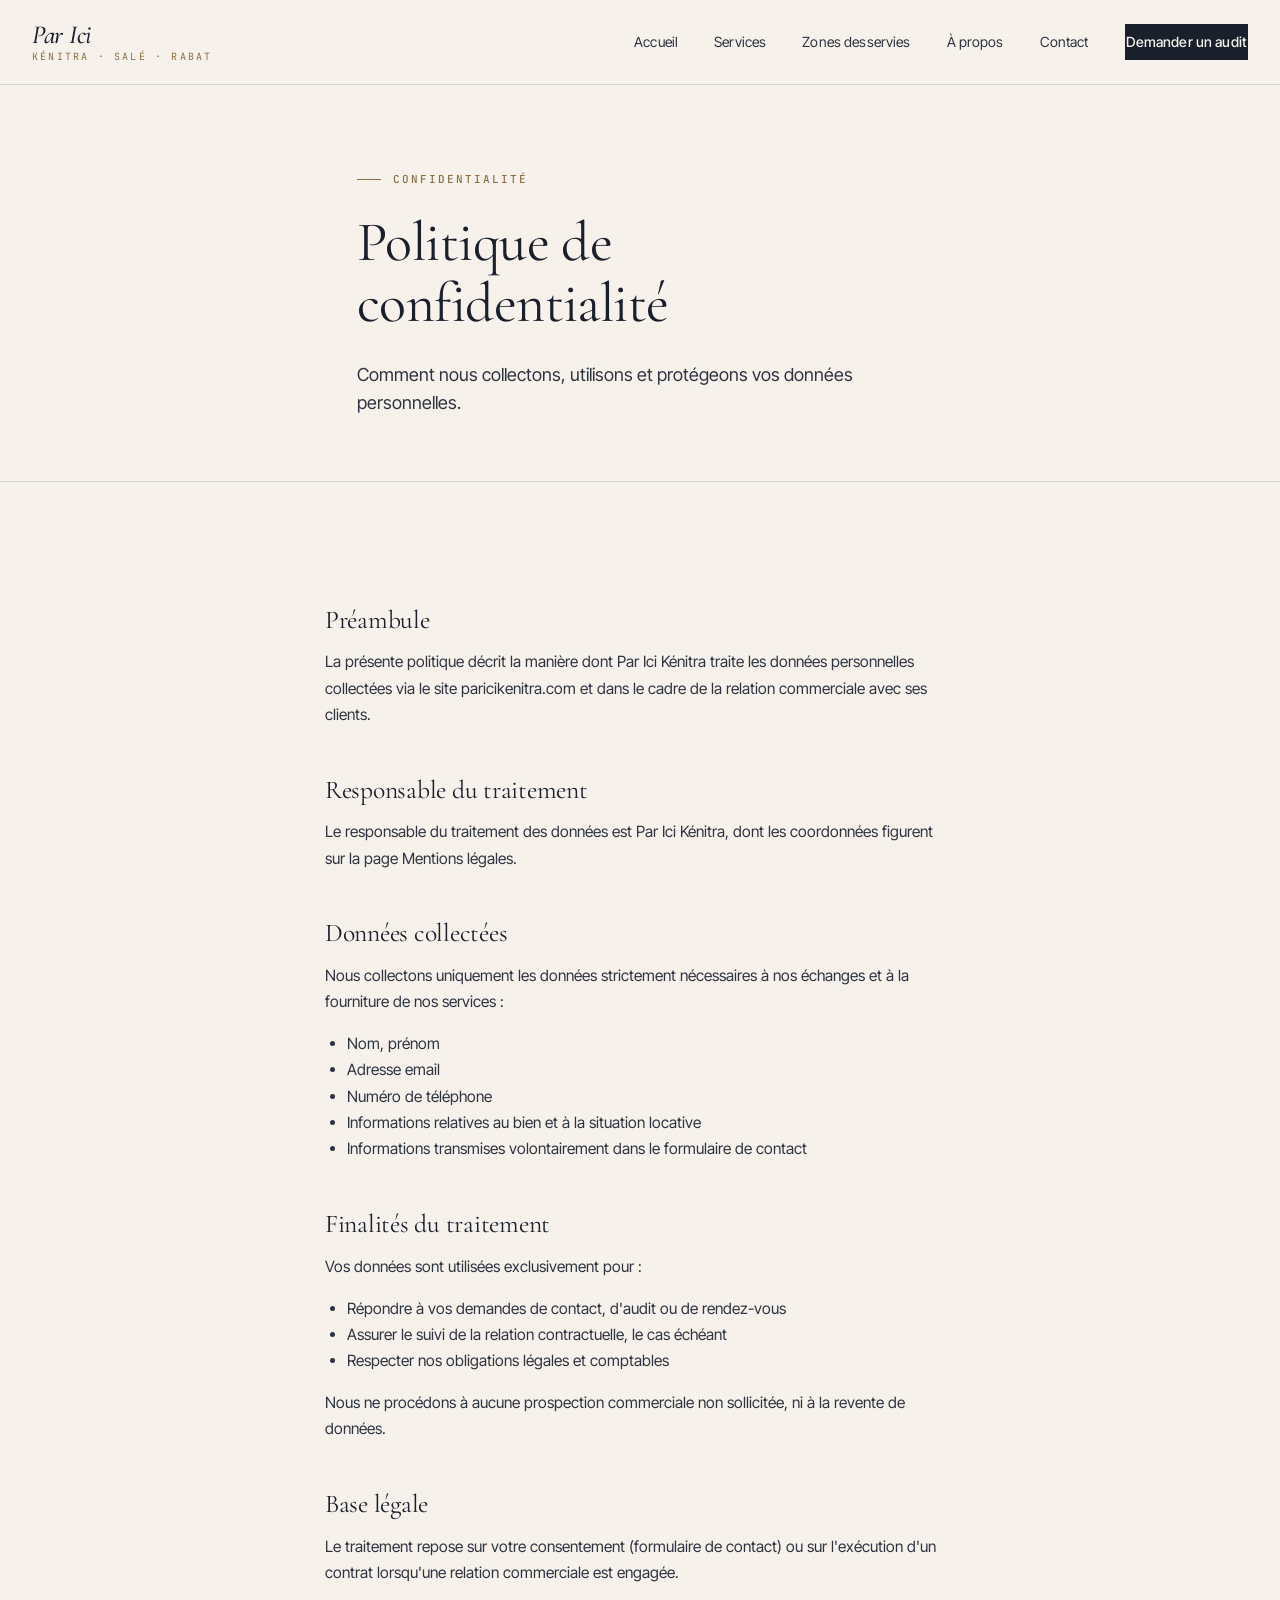
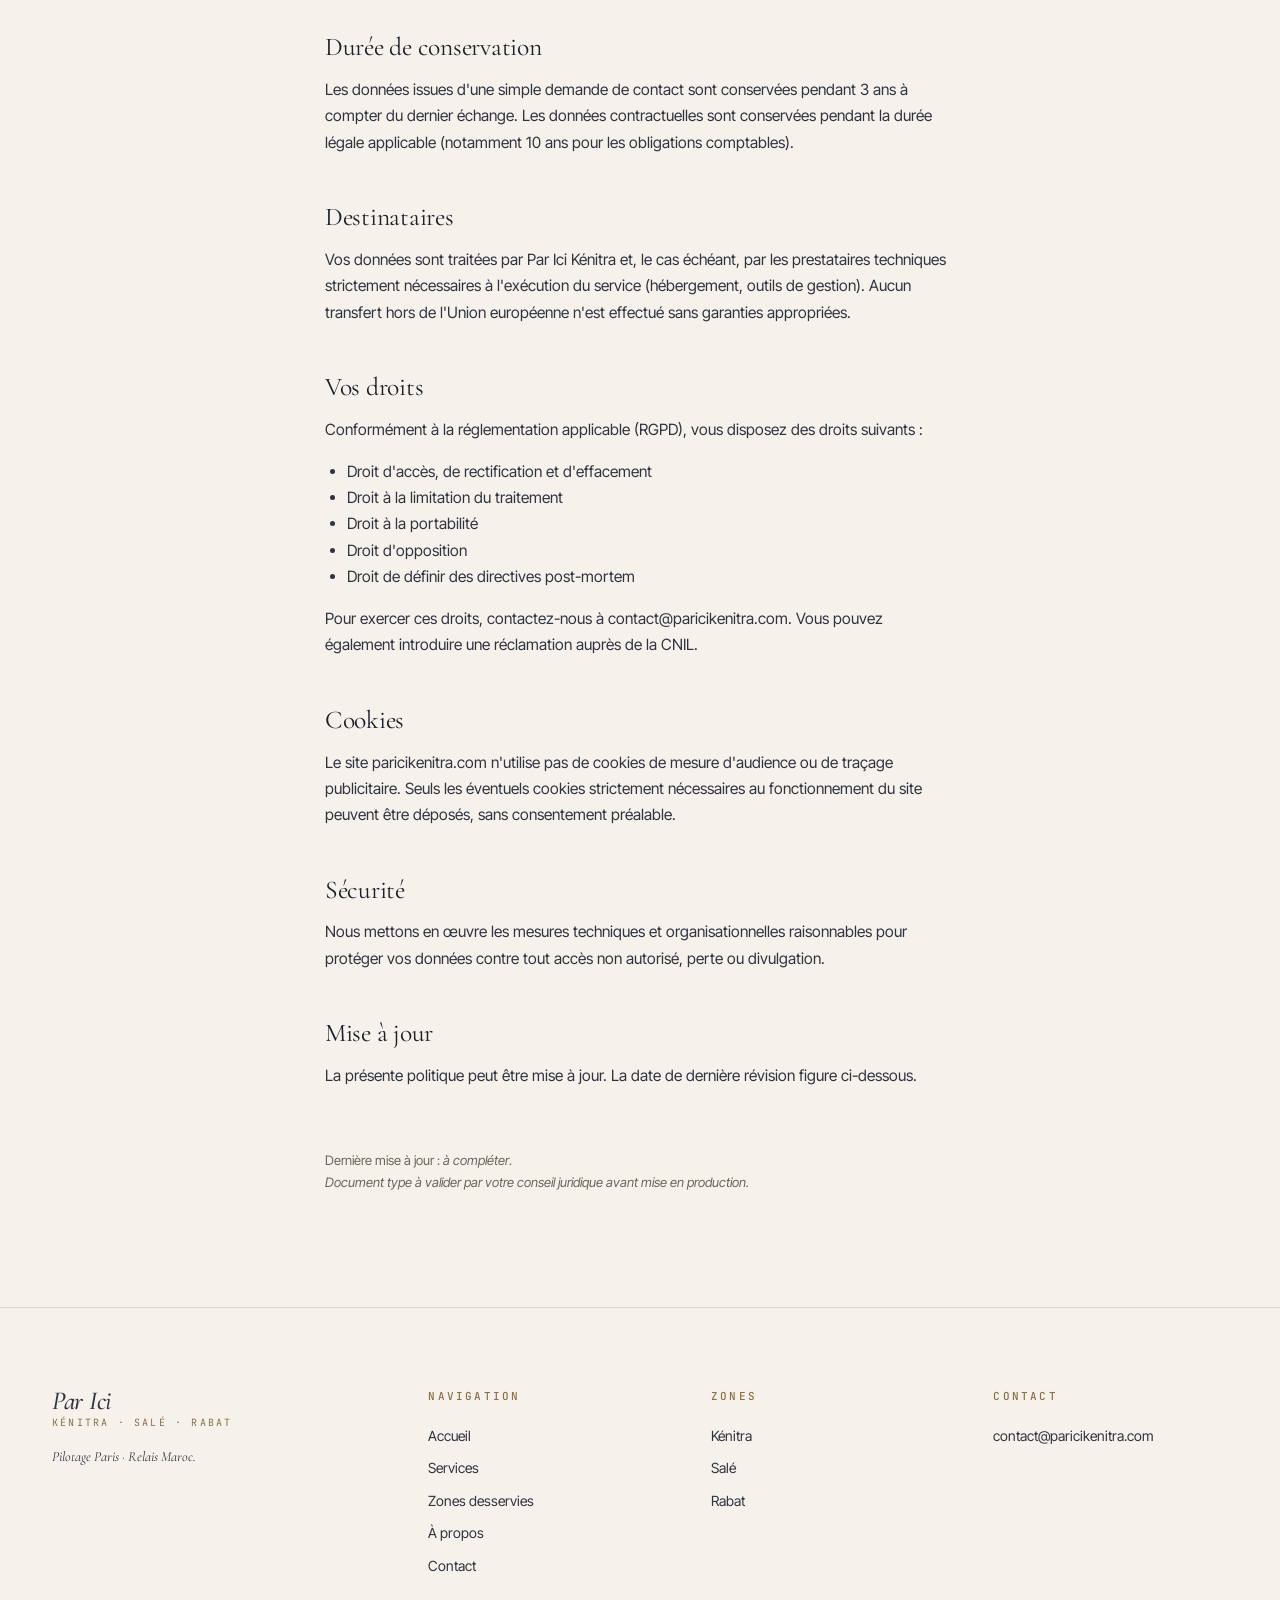
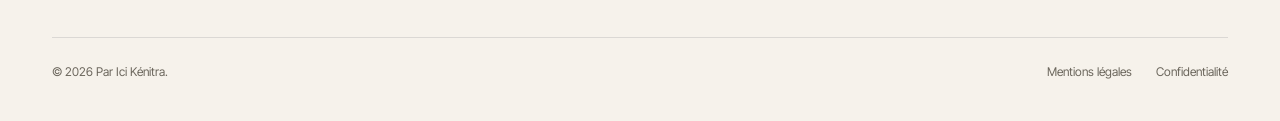
<file: confidentialite.html>
<!doctype html>
<html lang="fr">
<head>
<meta charset="utf-8" />
<meta name="viewport" content="width=device-width, initial-scale=1" />
<title>Politique de confidentialité — Par Ici Kénitra</title>
<meta name="robots" content="noindex" />
<link rel="preconnect" href="https://fonts.googleapis.com">
<link rel="preconnect" href="https://fonts.gstatic.com" crossorigin>
<link href="https://fonts.googleapis.com/css2?family=Cormorant+Garamond:ital,wght@0,400;0,500;1,400;1,500&family=Inter+Tight:wght@400;500;600&family=JetBrains+Mono:wght@400;500&display=swap" rel="stylesheet">
<link rel="stylesheet" href="assets/css/site.css" />
</head>
<body>

<header class="site-header">
  <div class="nav">
    <a href="index.html" class="logo">
      <span class="lg-mark">Par Ici</span>
      <span class="lg-sub">Kénitra · Salé · Rabat</span>
    </a>
    <nav class="nav-links">
      <a href="index.html">Accueil</a>
      <a href="services.html">Services</a>
      <a href="zones.html">Zones desservies</a>
      <a href="a-propos.html">À propos</a>
      <a href="contact.html">Contact</a>
      <a href="contact.html" class="btn">Demander un audit</a>
    </nav>
  </div>
</header>

<section class="page-head">
  <div class="wrap" style="max-width: 70ch;">
    <span class="eyebrow">Confidentialité</span>
    <h1 style="font-size: clamp(36px, 5vw, 56px);">Politique de confidentialité</h1>
    <p class="lead">Comment nous collectons, utilisons et protégeons vos données personnelles.</p>
  </div>
</section>

<div class="legal-body">

  <h2>Préambule</h2>
  <p>
    La présente politique décrit la manière dont Par Ici Kénitra traite les données personnelles collectées via le site paricikenitra.com et dans le cadre de la relation commerciale avec ses clients.
  </p>

  <h2>Responsable du traitement</h2>
  <p>
    Le responsable du traitement des données est Par Ici Kénitra, dont les coordonnées figurent sur la page <a href="mentions-legales.html">Mentions légales</a>.
  </p>

  <h2>Données collectées</h2>
  <p>Nous collectons uniquement les données strictement nécessaires à nos échanges et à la fourniture de nos services :</p>
  <ul>
    <li>Nom, prénom</li>
    <li>Adresse email</li>
    <li>Numéro de téléphone</li>
    <li>Informations relatives au bien et à la situation locative</li>
    <li>Informations transmises volontairement dans le formulaire de contact</li>
  </ul>

  <h2>Finalités du traitement</h2>
  <p>Vos données sont utilisées exclusivement pour :</p>
  <ul>
    <li>Répondre à vos demandes de contact, d'audit ou de rendez-vous</li>
    <li>Assurer le suivi de la relation contractuelle, le cas échéant</li>
    <li>Respecter nos obligations légales et comptables</li>
  </ul>
  <p>
    Nous ne procédons à aucune prospection commerciale non sollicitée, ni à la revente de données.
  </p>

  <h2>Base légale</h2>
  <p>
    Le traitement repose sur votre consentement (formulaire de contact) ou sur l'exécution d'un contrat lorsqu'une relation commerciale est engagée.
  </p>

  <h2>Durée de conservation</h2>
  <p>
    Les données issues d'une simple demande de contact sont conservées pendant 3 ans à compter du dernier échange. Les données contractuelles sont conservées pendant la durée légale applicable (notamment 10 ans pour les obligations comptables).
  </p>

  <h2>Destinataires</h2>
  <p>
    Vos données sont traitées par Par Ici Kénitra et, le cas échéant, par les prestataires techniques strictement nécessaires à l'exécution du service (hébergement, outils de gestion). Aucun transfert hors de l'Union européenne n'est effectué sans garanties appropriées.
  </p>

  <h2>Vos droits</h2>
  <p>Conformément à la réglementation applicable (RGPD), vous disposez des droits suivants :</p>
  <ul>
    <li>Droit d'accès, de rectification et d'effacement</li>
    <li>Droit à la limitation du traitement</li>
    <li>Droit à la portabilité</li>
    <li>Droit d'opposition</li>
    <li>Droit de définir des directives post-mortem</li>
  </ul>
  <p>
    Pour exercer ces droits, contactez-nous à <a href="mailto:contact@paricikenitra.com">contact@paricikenitra.com</a>. Vous pouvez également introduire une réclamation auprès de la CNIL.
  </p>

  <h2>Cookies</h2>
  <p>
    Le site paricikenitra.com n'utilise pas de cookies de mesure d'audience ou de traçage publicitaire. Seuls les éventuels cookies strictement nécessaires au fonctionnement du site peuvent être déposés, sans consentement préalable.
  </p>

  <h2>Sécurité</h2>
  <p>
    Nous mettons en œuvre les mesures techniques et organisationnelles raisonnables pour protéger vos données contre tout accès non autorisé, perte ou divulgation.
  </p>

  <h2>Mise à jour</h2>
  <p>
    La présente politique peut être mise à jour. La date de dernière révision figure ci-dessous.
  </p>

  <p style="margin-top: 60px; font-size: 13px; color: var(--muted);">
    Dernière mise à jour : <em>à compléter</em>.<br>
    <em>Document type à valider par votre conseil juridique avant mise en production.</em>
  </p>

</div>

<footer class="site-footer">
  <div class="wrap">
    <div class="foot-grid">
      <div class="foot-col">
        <a href="index.html" class="logo">
          <span class="lg-mark">Par Ici</span>
          <span class="lg-sub">Kénitra · Salé · Rabat</span>
        </a>
        <p class="foot-tag">Pilotage Paris · Relais Maroc.</p>
      </div>
      <div class="foot-col">
        <h5>Navigation</h5>
        <ul>
          <li><a href="index.html">Accueil</a></li>
          <li><a href="services.html">Services</a></li>
          <li><a href="zones.html">Zones desservies</a></li>
          <li><a href="a-propos.html">À propos</a></li>
          <li><a href="contact.html">Contact</a></li>
        </ul>
      </div>
      <div class="foot-col">
        <h5>Zones</h5>
        <ul><li>Kénitra</li><li>Salé</li><li>Rabat</li></ul>
      </div>
      <div class="foot-col">
        <h5>Contact</h5>
        <ul>
          <li><a href="mailto:contact@paricikenitra.com">contact@paricikenitra.com</a></li>
        </ul>
      </div>
    </div>
    <div class="foot-bottom">
      <div>© 2026 Par Ici Kénitra.</div>
      <div style="display:flex; gap:24px;">
        <a href="mentions-legales.html">Mentions légales</a>
        <a href="confidentialite.html">Confidentialité</a>
      </div>
    </div>
  </div>
</footer>

<script src="assets/js/site.js"></script>
</body>
</html>
</file>
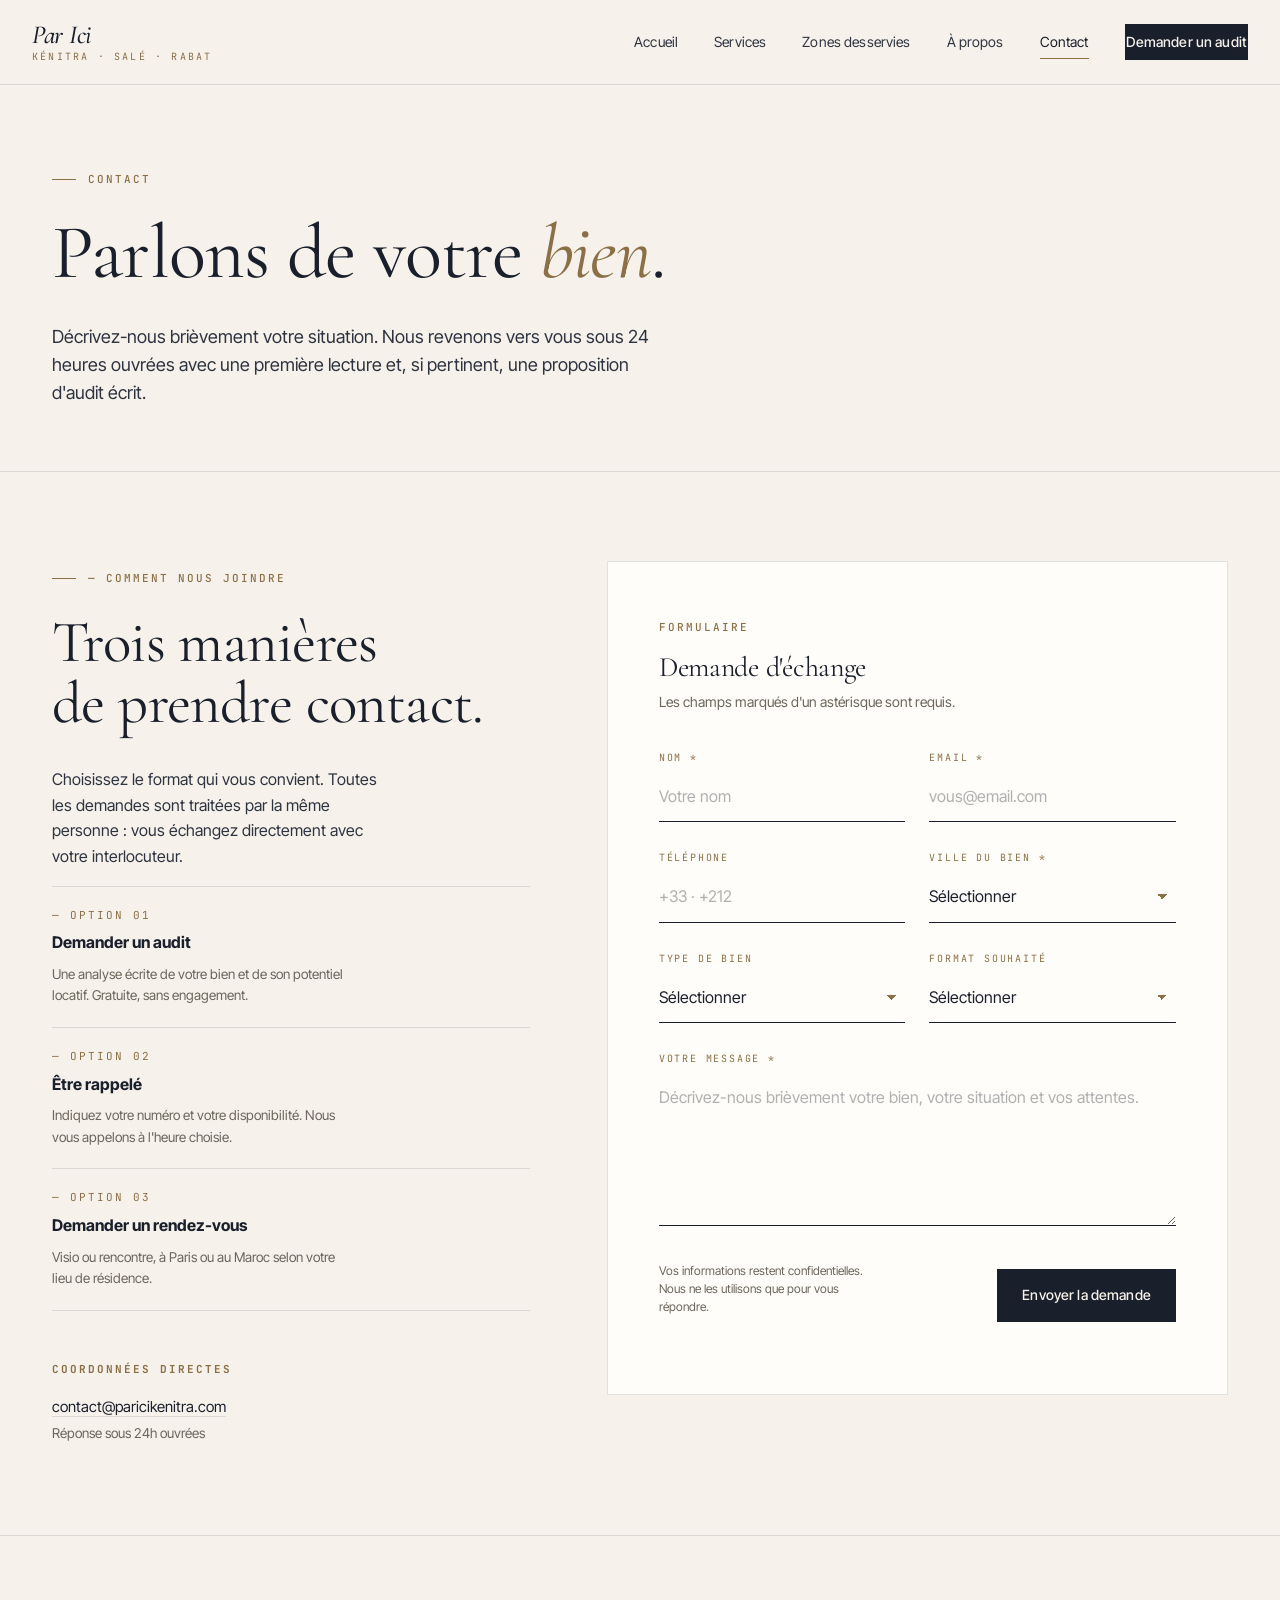
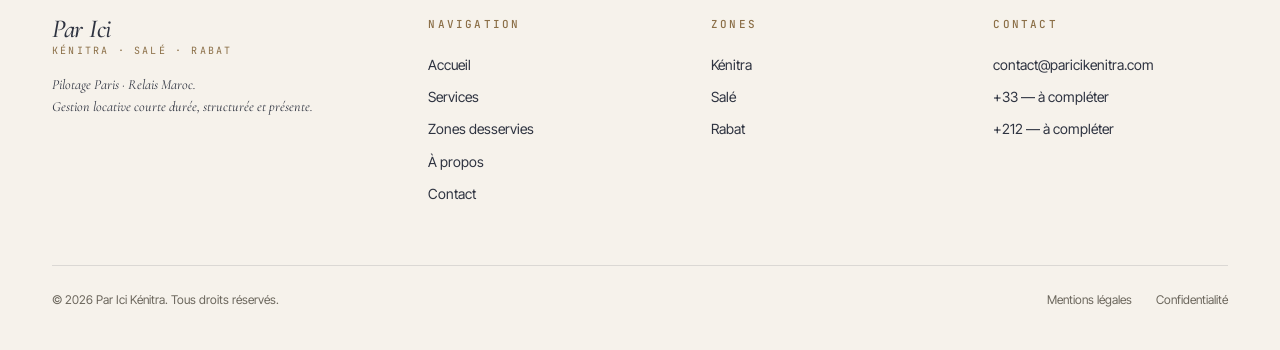
<file: contact.html>
<!doctype html>
<html lang="fr">
<head>
<meta charset="utf-8" />
<meta name="viewport" content="width=device-width, initial-scale=1" />
<title>Contact — Demander un audit · Par Ici Kénitra</title>
<meta name="description" content="Demandez un audit, un rappel ou un rendez-vous. Conciergerie locative courte durée à Kénitra, Salé et Rabat — pilotage Paris, relais Maroc." />
<link rel="preconnect" href="https://fonts.googleapis.com">
<link rel="preconnect" href="https://fonts.gstatic.com" crossorigin>
<link href="https://fonts.googleapis.com/css2?family=Cormorant+Garamond:ital,wght@0,400;0,500;1,400;1,500&family=Inter+Tight:wght@400;500;600&family=JetBrains+Mono:wght@400;500&display=swap" rel="stylesheet">
<link rel="stylesheet" href="assets/css/site.css" />
</head>
<body>

<header class="site-header">
  <div class="nav">
    <a href="index.html" class="logo">
      <span class="lg-mark">Par Ici</span>
      <span class="lg-sub">Kénitra · Salé · Rabat</span>
    </a>
    <nav class="nav-links">
      <a href="index.html">Accueil</a>
      <a href="services.html">Services</a>
      <a href="zones.html">Zones desservies</a>
      <a href="a-propos.html">À propos</a>
      <a href="contact.html" class="active">Contact</a>
      <a href="contact.html" class="btn">Demander un audit</a>
    </nav>
    <button class="menu-toggle" aria-label="Menu"><span></span></button>
  </div>
</header>

<section class="page-head">
  <div class="wrap">
    <span class="eyebrow">Contact</span>
    <h1>Parlons de votre <em class="italic" style="color:var(--accent);">bien</em>.</h1>
    <p class="lead">
      Décrivez-nous brièvement votre situation. Nous revenons vers vous sous 24 heures ouvrées avec une première lecture et, si pertinent, une proposition d'audit écrit.
    </p>
  </div>
</section>

<section class="tight">
  <div class="wrap">
    <div class="contact-layout">

      <aside class="contact-info">
        <span class="eyebrow">— Comment nous joindre</span>
        <h2 style="margin-top: 24px;">Trois manières<br>de prendre contact.</h2>
        <p style="margin-top: 24px; color: var(--ink-soft); max-width: 38ch;">
          Choisissez le format qui vous convient. Toutes les demandes sont traitées par la même personne&nbsp;: vous échangez directement avec votre interlocuteur.
        </p>

        <div class="info-row" id="audit">
          <div class="info-label">— Option 01</div>
          <div class="info-value"><strong>Demander un audit</strong></div>
          <p class="muted" style="font-size: 13.5px; margin-top: 8px; max-width: 38ch;">Une analyse écrite de votre bien et de son potentiel locatif. Gratuite, sans engagement.</p>
        </div>
        <div class="info-row" id="rappel">
          <div class="info-label">— Option 02</div>
          <div class="info-value"><strong>Être rappelé</strong></div>
          <p class="muted" style="font-size: 13.5px; margin-top: 8px; max-width: 38ch;">Indiquez votre numéro et votre disponibilité. Nous vous appelons à l'heure choisie.</p>
        </div>
        <div class="info-row" id="rdv">
          <div class="info-label">— Option 03</div>
          <div class="info-value"><strong>Demander un rendez-vous</strong></div>
          <p class="muted" style="font-size: 13.5px; margin-top: 8px; max-width: 38ch;">Visio ou rencontre, à Paris ou au Maroc selon votre lieu de résidence.</p>
        </div>

        <div style="margin-top: 50px;">
          <h5 style="font-family: var(--mono); font-size: 11px; letter-spacing: 0.18em; text-transform: uppercase; color: var(--accent); margin: 0 0 16px;">Coordonnées directes</h5>
          <p style="font-size: 15px; color: var(--ink); line-height: 1.7;">
            <a href="mailto:contact@paricikenitra.com" style="border-bottom: 1px solid var(--rule);">contact@paricikenitra.com</a><br>
            <span style="color: var(--muted); font-size: 13.5px;">Réponse sous 24h ouvrées</span>
          </p>
        </div>
      </aside>

      <form class="contact-form" action="https://formspree.io/f/xrewavod" method="POST" novalidate>
        <input type="hidden" name="_subject" value="Nouvelle demande depuis le site">
        <input type="hidden" name="_next" value="https://VOTRE-USERNAME.github.io/merci.html">
        <input type="text" name="_gotcha" style="display:none" tabindex="-1" autocomplete="off" aria-hidden="true">

        <span class="eyebrow no-dash" style="font-size: 11px;">Formulaire</span>
        <h3 style="margin-top: 12px; margin-bottom: 8px; font-size: 28px;">Demande d'échange</h3>
        <p class="muted" style="font-size: 14px; margin-bottom: 36px;">Les champs marqués d'un astérisque sont requis.</p>

        <div class="form-grid">
          <div class="form-field">
            <label for="nom">Nom *</label>
            <input type="text" id="nom" name="nom" placeholder="Votre nom" required>
          </div>
          <div class="form-field">
            <label for="email">Email *</label>
            <input type="email" id="email" name="_replyto" placeholder="vous@email.com" required>
          </div>
          <div class="form-field">
            <label for="telephone">Téléphone</label>
            <input type="tel" id="telephone" name="telephone" placeholder="+33 · +212">
          </div>
          <div class="form-field">
            <label for="ville">Ville du bien *</label>
            <select id="ville" name="ville" required>
              <option value="">Sélectionner</option>
              <option>Kénitra</option>
              <option>Salé</option>
              <option>Rabat</option>
              <option>Autre — à préciser</option>
            </select>
          </div>
          <div class="form-field">
            <label for="type">Type de bien</label>
            <select id="type" name="type">
              <option value="">Sélectionner</option>
              <option>Appartement</option>
              <option>Villa / maison</option>
              <option>Riad</option>
              <option>Studio</option>
              <option>Plusieurs biens</option>
              <option>Bien à acquérir</option>
            </select>
          </div>
          <div class="form-field">
            <label for="format">Format souhaité</label>
            <select id="format" name="format">
              <option value="">Sélectionner</option>
              <option>Demande d'audit</option>
              <option>Demande de rappel</option>
              <option>Demande de rendez-vous</option>
              <option>Question générale</option>
            </select>
          </div>
          <div class="form-field full">
            <label for="message">Votre message *</label>
            <textarea id="message" name="message" rows="5" placeholder="Décrivez-nous brièvement votre bien, votre situation et vos attentes." required></textarea>
          </div>
        </div>

        <div class="form-actions">
          <p class="form-note">Vos informations restent confidentielles. Nous ne les utilisons que pour vous répondre.</p>
          <button type="submit" class="btn">Envoyer la demande</button>
        </div>
      </form>

    </div>
  </div>
</section>

<footer class="site-footer">
  <div class="wrap">
    <div class="foot-grid">
      <div class="foot-col">
        <a href="index.html" class="logo">
          <span class="lg-mark">Par Ici</span>
          <span class="lg-sub">Kénitra · Salé · Rabat</span>
        </a>
        <p class="foot-tag">Pilotage Paris · Relais Maroc.<br>Gestion locative courte durée, structurée et présente.</p>
      </div>
      <div class="foot-col">
        <h5>Navigation</h5>
        <ul>
          <li><a href="index.html">Accueil</a></li>
          <li><a href="services.html">Services</a></li>
          <li><a href="zones.html">Zones desservies</a></li>
          <li><a href="a-propos.html">À propos</a></li>
          <li><a href="contact.html">Contact</a></li>
        </ul>
      </div>
      <div class="foot-col">
        <h5>Zones</h5>
        <ul>
          <li>Kénitra</li>
          <li>Salé</li>
          <li>Rabat</li>
        </ul>
      </div>
      <div class="foot-col">
        <h5>Contact</h5>
        <ul>
          <li><a href="mailto:contact@paricikenitra.com">contact@paricikenitra.com</a></li>
          <li><a href="tel:">+33 — à compléter</a></li>
          <li><a href="tel:">+212 — à compléter</a></li>
        </ul>
      </div>
    </div>
    <div class="foot-bottom">
      <div>© 2026 Par Ici Kénitra. Tous droits réservés.</div>
      <div style="display:flex; gap:24px;">
        <a href="mentions-legales.html">Mentions légales</a>
        <a href="confidentialite.html">Confidentialité</a>
      </div>
    </div>
  </div>
</footer>

<script src="assets/js/site.js"></script>
</body>
</html>
</file>
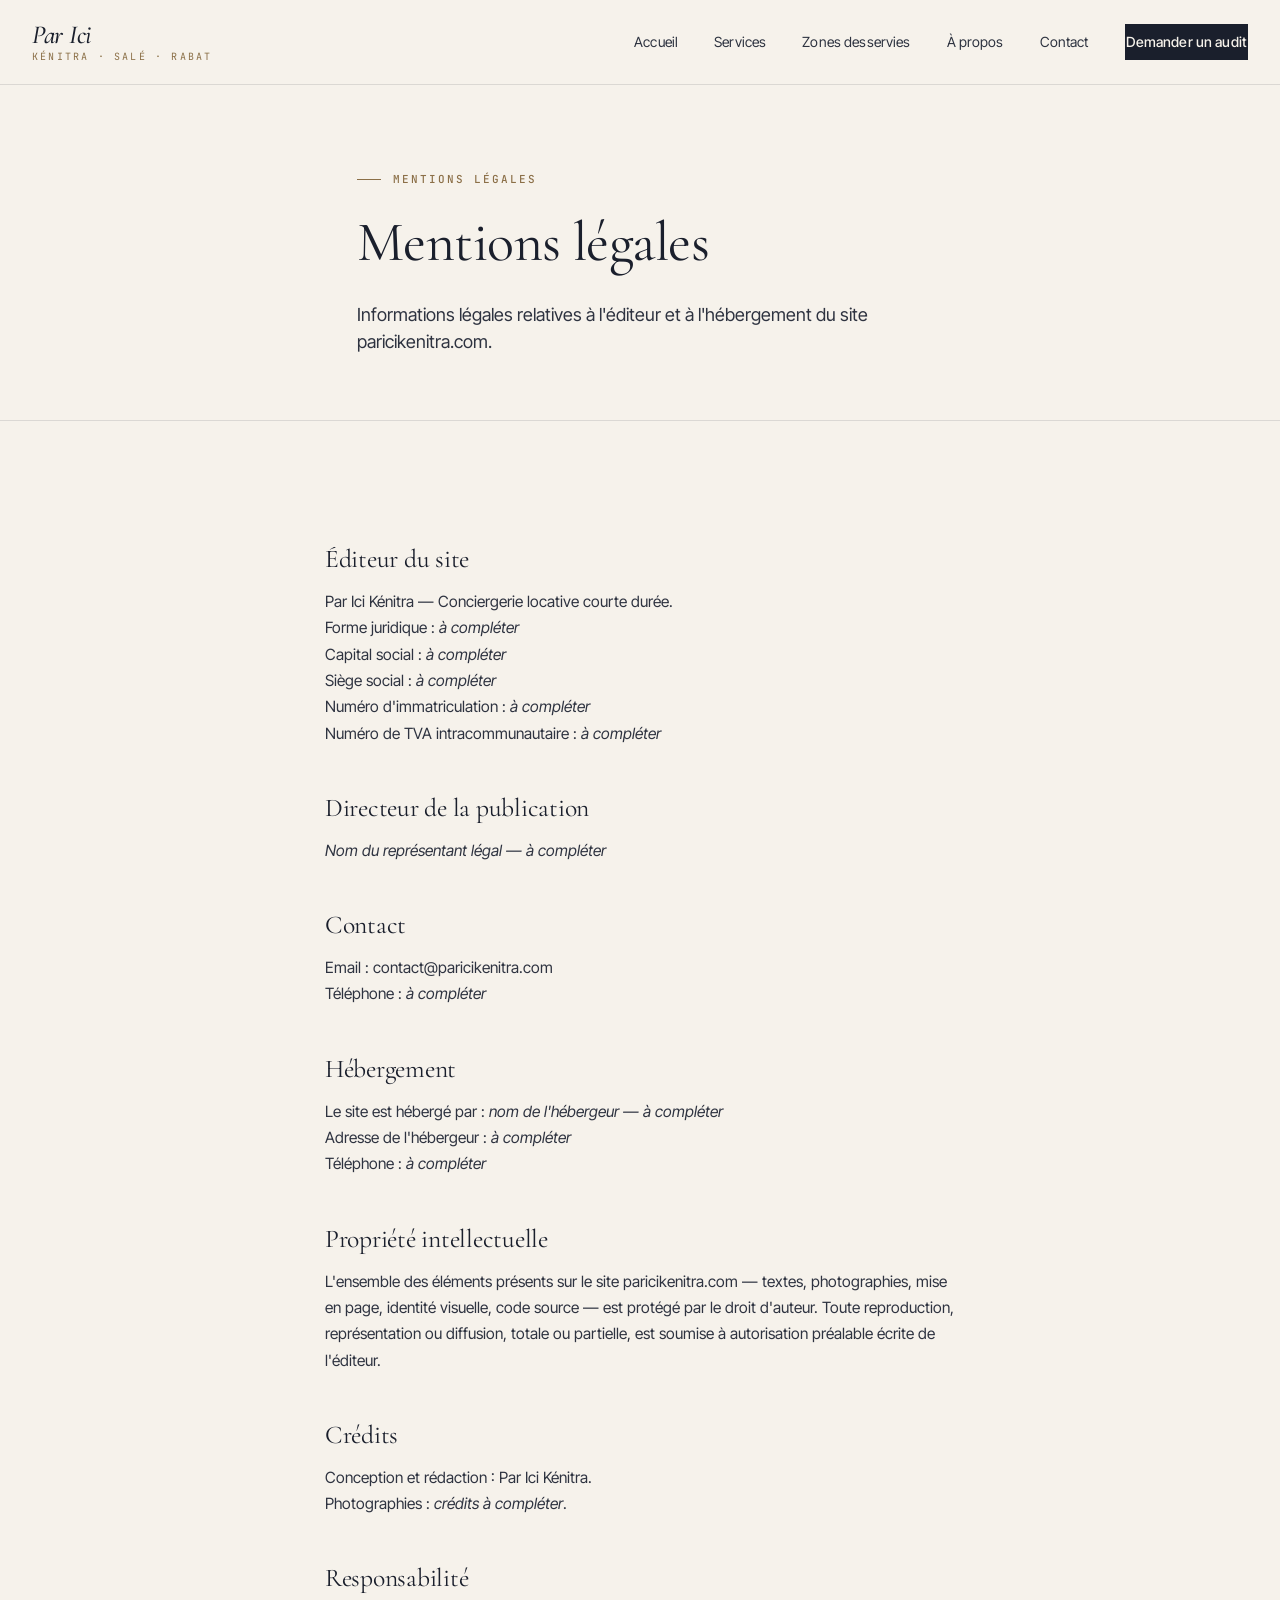
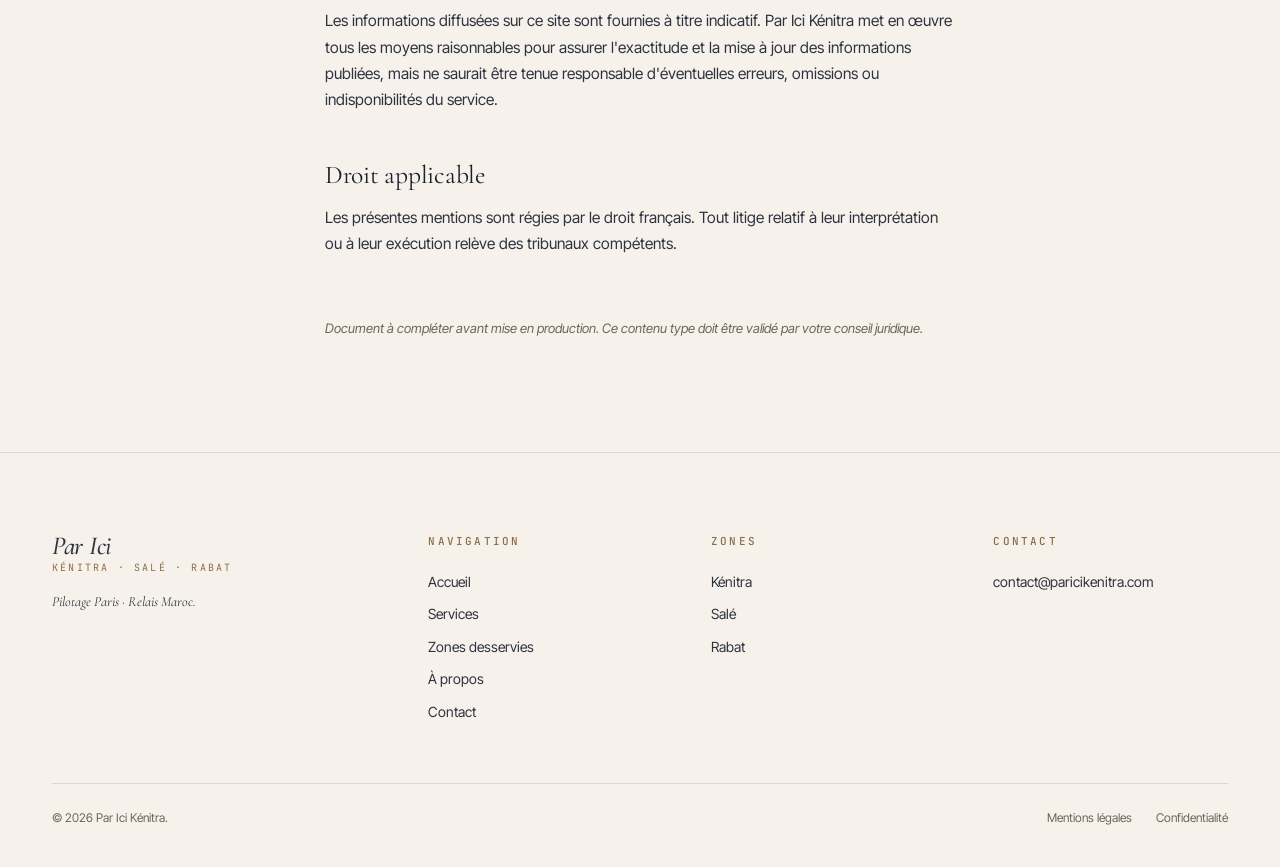
<file: mentions-legales.html>
<!doctype html>
<html lang="fr">
<head>
<meta charset="utf-8" />
<meta name="viewport" content="width=device-width, initial-scale=1" />
<title>Mentions légales — Par Ici Kénitra</title>
<meta name="robots" content="noindex" />
<link rel="preconnect" href="https://fonts.googleapis.com">
<link rel="preconnect" href="https://fonts.gstatic.com" crossorigin>
<link href="https://fonts.googleapis.com/css2?family=Cormorant+Garamond:ital,wght@0,400;0,500;1,400;1,500&family=Inter+Tight:wght@400;500;600&family=JetBrains+Mono:wght@400;500&display=swap" rel="stylesheet">
<link rel="stylesheet" href="assets/css/site.css" />
</head>
<body>

<header class="site-header">
  <div class="nav">
    <a href="index.html" class="logo">
      <span class="lg-mark">Par Ici</span>
      <span class="lg-sub">Kénitra · Salé · Rabat</span>
    </a>
    <nav class="nav-links">
      <a href="index.html">Accueil</a>
      <a href="services.html">Services</a>
      <a href="zones.html">Zones desservies</a>
      <a href="a-propos.html">À propos</a>
      <a href="contact.html">Contact</a>
      <a href="contact.html" class="btn">Demander un audit</a>
    </nav>
  </div>
</header>

<section class="page-head">
  <div class="wrap" style="max-width: 70ch;">
    <span class="eyebrow">Mentions légales</span>
    <h1 style="font-size: clamp(36px, 5vw, 56px);">Mentions légales</h1>
    <p class="lead">Informations légales relatives à l'éditeur et à l'hébergement du site paricikenitra.com.</p>
  </div>
</section>

<div class="legal-body">

  <h2>Éditeur du site</h2>
  <p>
    Par Ici Kénitra — Conciergerie locative courte durée.<br>
    Forme juridique : <em>à compléter</em><br>
    Capital social : <em>à compléter</em><br>
    Siège social : <em>à compléter</em><br>
    Numéro d'immatriculation : <em>à compléter</em><br>
    Numéro de TVA intracommunautaire : <em>à compléter</em>
  </p>

  <h2>Directeur de la publication</h2>
  <p><em>Nom du représentant légal — à compléter</em></p>

  <h2>Contact</h2>
  <p>
    Email : <a href="mailto:contact@paricikenitra.com">contact@paricikenitra.com</a><br>
    Téléphone : <em>à compléter</em>
  </p>

  <h2>Hébergement</h2>
  <p>
    Le site est hébergé par : <em>nom de l'hébergeur — à compléter</em><br>
    Adresse de l'hébergeur : <em>à compléter</em><br>
    Téléphone : <em>à compléter</em>
  </p>

  <h2>Propriété intellectuelle</h2>
  <p>
    L'ensemble des éléments présents sur le site paricikenitra.com — textes, photographies, mise en page, identité visuelle, code source — est protégé par le droit d'auteur. Toute reproduction, représentation ou diffusion, totale ou partielle, est soumise à autorisation préalable écrite de l'éditeur.
  </p>

  <h2>Crédits</h2>
  <p>
    Conception et rédaction : Par Ici Kénitra.<br>
    Photographies : <em>crédits à compléter</em>.
  </p>

  <h2>Responsabilité</h2>
  <p>
    Les informations diffusées sur ce site sont fournies à titre indicatif. Par Ici Kénitra met en œuvre tous les moyens raisonnables pour assurer l'exactitude et la mise à jour des informations publiées, mais ne saurait être tenue responsable d'éventuelles erreurs, omissions ou indisponibilités du service.
  </p>

  <h2>Droit applicable</h2>
  <p>
    Les présentes mentions sont régies par le droit français. Tout litige relatif à leur interprétation ou à leur exécution relève des tribunaux compétents.
  </p>

  <p style="margin-top: 60px; font-size: 13px; color: var(--muted);">
    <em>Document à compléter avant mise en production. Ce contenu type doit être validé par votre conseil juridique.</em>
  </p>

</div>

<footer class="site-footer">
  <div class="wrap">
    <div class="foot-grid">
      <div class="foot-col">
        <a href="index.html" class="logo">
          <span class="lg-mark">Par Ici</span>
          <span class="lg-sub">Kénitra · Salé · Rabat</span>
        </a>
        <p class="foot-tag">Pilotage Paris · Relais Maroc.</p>
      </div>
      <div class="foot-col">
        <h5>Navigation</h5>
        <ul>
          <li><a href="index.html">Accueil</a></li>
          <li><a href="services.html">Services</a></li>
          <li><a href="zones.html">Zones desservies</a></li>
          <li><a href="a-propos.html">À propos</a></li>
          <li><a href="contact.html">Contact</a></li>
        </ul>
      </div>
      <div class="foot-col">
        <h5>Zones</h5>
        <ul><li>Kénitra</li><li>Salé</li><li>Rabat</li></ul>
      </div>
      <div class="foot-col">
        <h5>Contact</h5>
        <ul>
          <li><a href="mailto:contact@paricikenitra.com">contact@paricikenitra.com</a></li>
        </ul>
      </div>
    </div>
    <div class="foot-bottom">
      <div>© 2026 Par Ici Kénitra.</div>
      <div style="display:flex; gap:24px;">
        <a href="mentions-legales.html">Mentions légales</a>
        <a href="confidentialite.html">Confidentialité</a>
      </div>
    </div>
  </div>
</footer>

<script src="assets/js/site.js"></script>
</body>
</html>
</file>
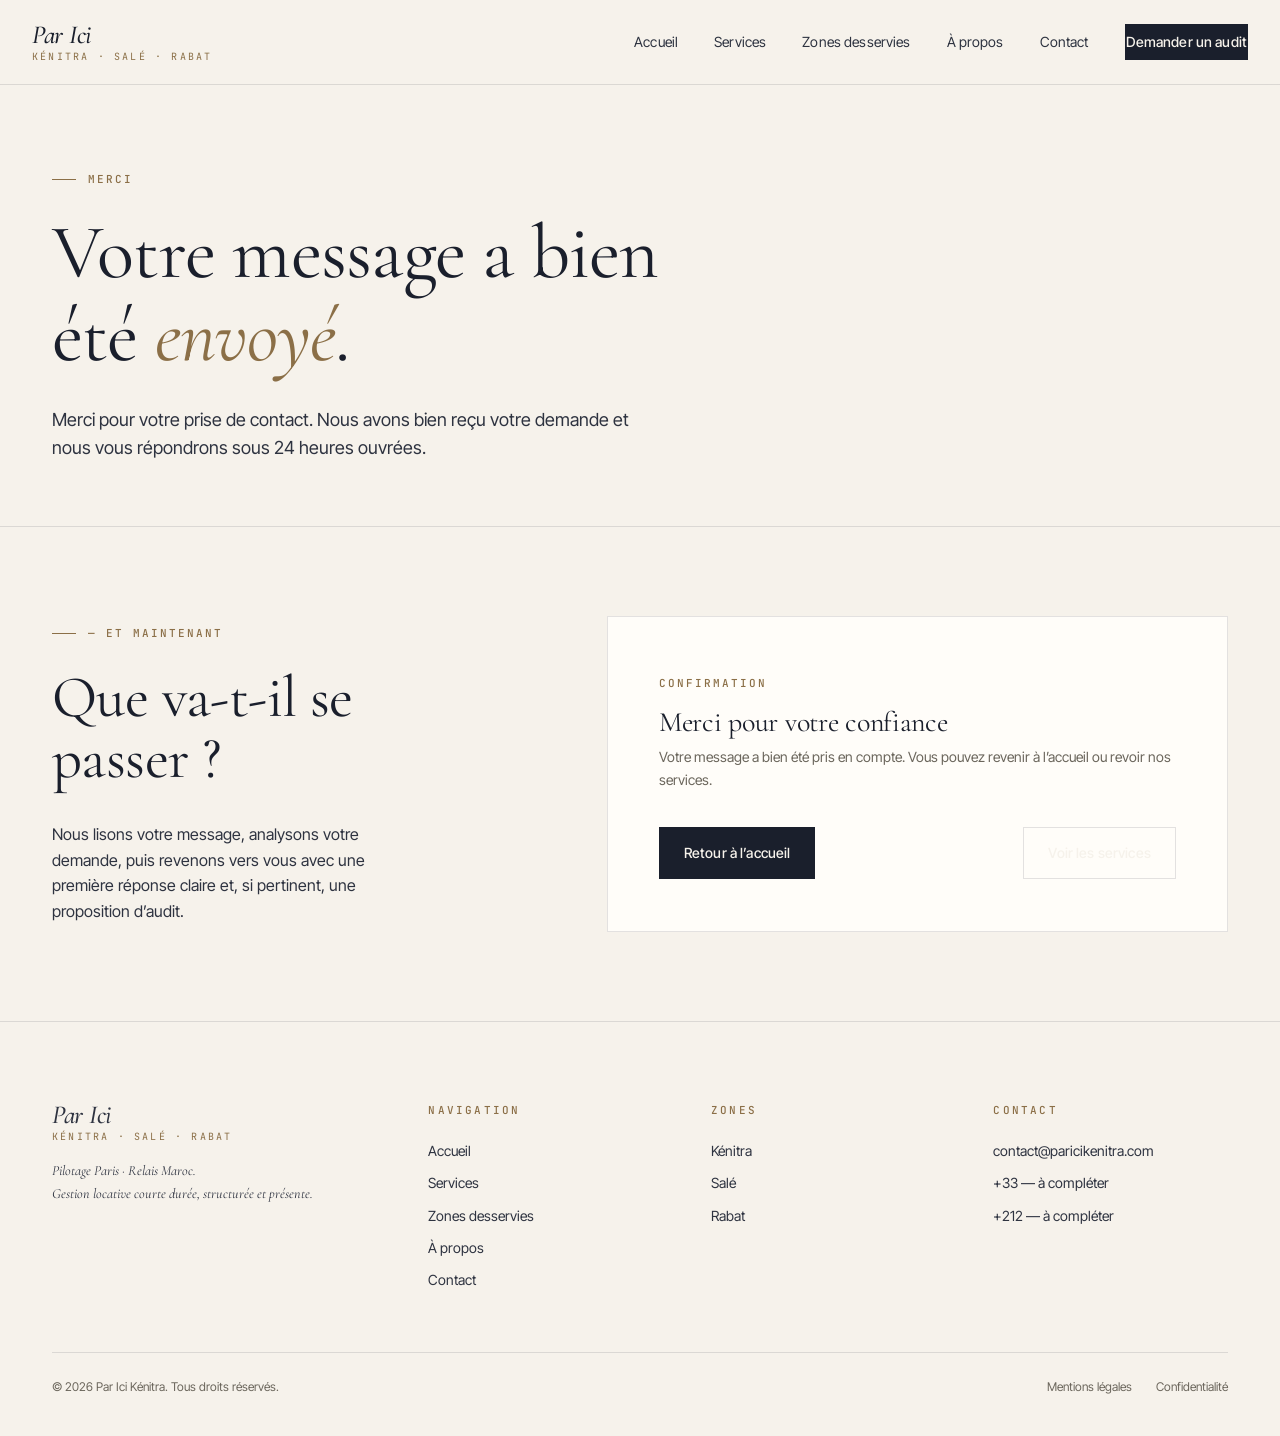
<file: merci.html>
<!doctype html>
<html lang="fr">
<head>
<meta charset="utf-8" />
<meta name="viewport" content="width=device-width, initial-scale=1" />
<title>Merci — Par Ici Kénitra</title>
<meta name="description" content="Merci pour votre message. Nous revenons vers vous sous 24 heures ouvrées." />
<link rel="preconnect" href="https://fonts.googleapis.com">
<link rel="preconnect" href="https://fonts.gstatic.com" crossorigin>
<link href="https://fonts.googleapis.com/css2?family=Cormorant+Garamond:ital,wght@0,400;0,500;1,400;1,500&family=Inter+Tight:wght@400;500;600&family=JetBrains+Mono:wght@400;500&display=swap" rel="stylesheet">
<link rel="stylesheet" href="assets/css/site.css" />
</head>
<body>

<header class="site-header">
  <div class="nav">
    <a href="index.html" class="logo">
      <span class="lg-mark">Par Ici</span>
      <span class="lg-sub">Kénitra · Salé · Rabat</span>
    </a>
    <nav class="nav-links">
      <a href="index.html">Accueil</a>
      <a href="services.html">Services</a>
      <a href="zones.html">Zones desservies</a>
      <a href="a-propos.html">À propos</a>
      <a href="contact.html">Contact</a>
      <a href="contact.html" class="btn">Demander un audit</a>
    </nav>
    <button class="menu-toggle" aria-label="Menu"><span></span></button>
  </div>
</header>

<section class="page-head">
  <div class="wrap">
    <span class="eyebrow">Merci</span>
    <h1>Votre message a bien été <em class="italic" style="color:var(--accent);">envoyé</em>.</h1>
    <p class="lead">
      Merci pour votre prise de contact. Nous avons bien reçu votre demande et nous vous répondrons sous 24 heures ouvrées.
    </p>
  </div>
</section>

<section class="tight">
  <div class="wrap">
    <div class="contact-layout">

      <aside class="contact-info">
        <span class="eyebrow">— Et maintenant</span>
        <h2 style="margin-top: 24px;">Que va-t-il se passer&nbsp;?</h2>
        <p style="margin-top: 24px; color: var(--ink-soft); max-width: 38ch;">
          Nous lisons votre message, analysons votre demande, puis revenons vers vous avec une première réponse claire et, si pertinent, une proposition d’audit.
        </p>
      </aside>

      <div class="contact-form">
        <span class="eyebrow no-dash" style="font-size: 11px;">Confirmation</span>
        <h3 style="margin-top: 12px; margin-bottom: 8px; font-size: 28px;">Merci pour votre confiance</h3>
        <p class="muted" style="font-size: 14px; margin-bottom: 28px;">
          Votre message a bien été pris en compte. Vous pouvez revenir à l’accueil ou revoir nos services.
        </p>

        <div class="form-actions" style="display:flex; flex-wrap:wrap; gap:12px;">
          <a href="index.html" class="btn">Retour à l’accueil</a>
          <a href="services.html" class="btn" style="background:transparent; color:var(--ink); border:1px solid var(--rule);">Voir les services</a>
        </div>
      </div>

    </div>
  </div>
</section>

<footer class="site-footer">
  <div class="wrap">
    <div class="foot-grid">
      <div class="foot-col">
        <a href="index.html" class="logo">
          <span class="lg-mark">Par Ici</span>
          <span class="lg-sub">Kénitra · Salé · Rabat</span>
        </a>
        <p class="foot-tag">Pilotage Paris · Relais Maroc.<br>Gestion locative courte durée, structurée et présente.</p>
      </div>
      <div class="foot-col">
        <h5>Navigation</h5>
        <ul>
          <li><a href="index.html">Accueil</a></li>
          <li><a href="services.html">Services</a></li>
          <li><a href="zones.html">Zones desservies</a></li>
          <li><a href="a-propos.html">À propos</a></li>
          <li><a href="contact.html">Contact</a></li>
        </ul>
      </div>
      <div class="foot-col">
        <h5>Zones</h5>
        <ul>
          <li>Kénitra</li>
          <li>Salé</li>
          <li>Rabat</li>
        </ul>
      </div>
      <div class="foot-col">
        <h5>Contact</h5>
        <ul>
          <li><a href="mailto:contact@paricikenitra.com">contact@paricikenitra.com</a></li>
          <li><a href="tel:">+33 — à compléter</a></li>
          <li><a href="tel:">+212 — à compléter</a></li>
        </ul>
      </div>
    </div>
    <div class="foot-bottom">
      <div>© 2026 Par Ici Kénitra. Tous droits réservés.</div>
      <div style="display:flex; gap:24px;">
        <a href="mentions-legales.html">Mentions légales</a>
        <a href="confidentialite.html">Confidentialité</a>
      </div>
    </div>
  </div>
</footer>

<script src="assets/js/site.js"></script>
</body>
</html>
</file>
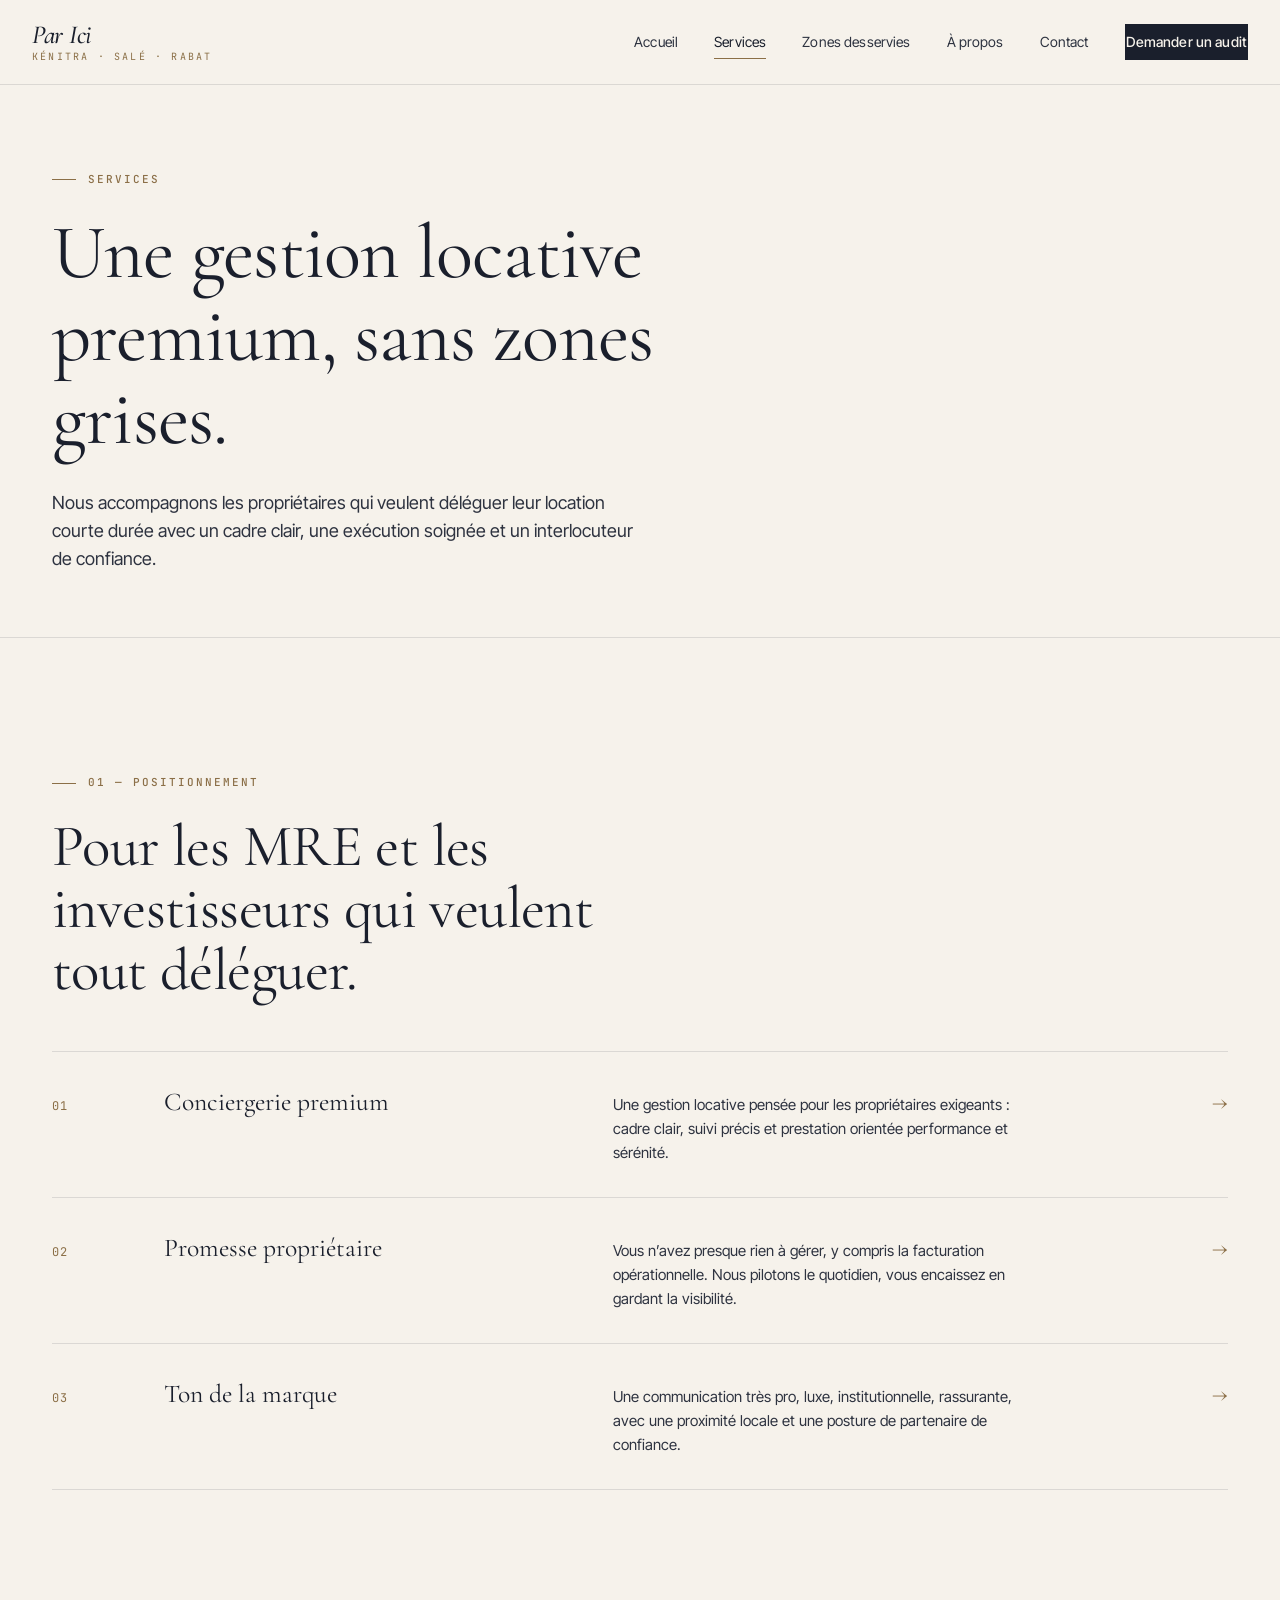
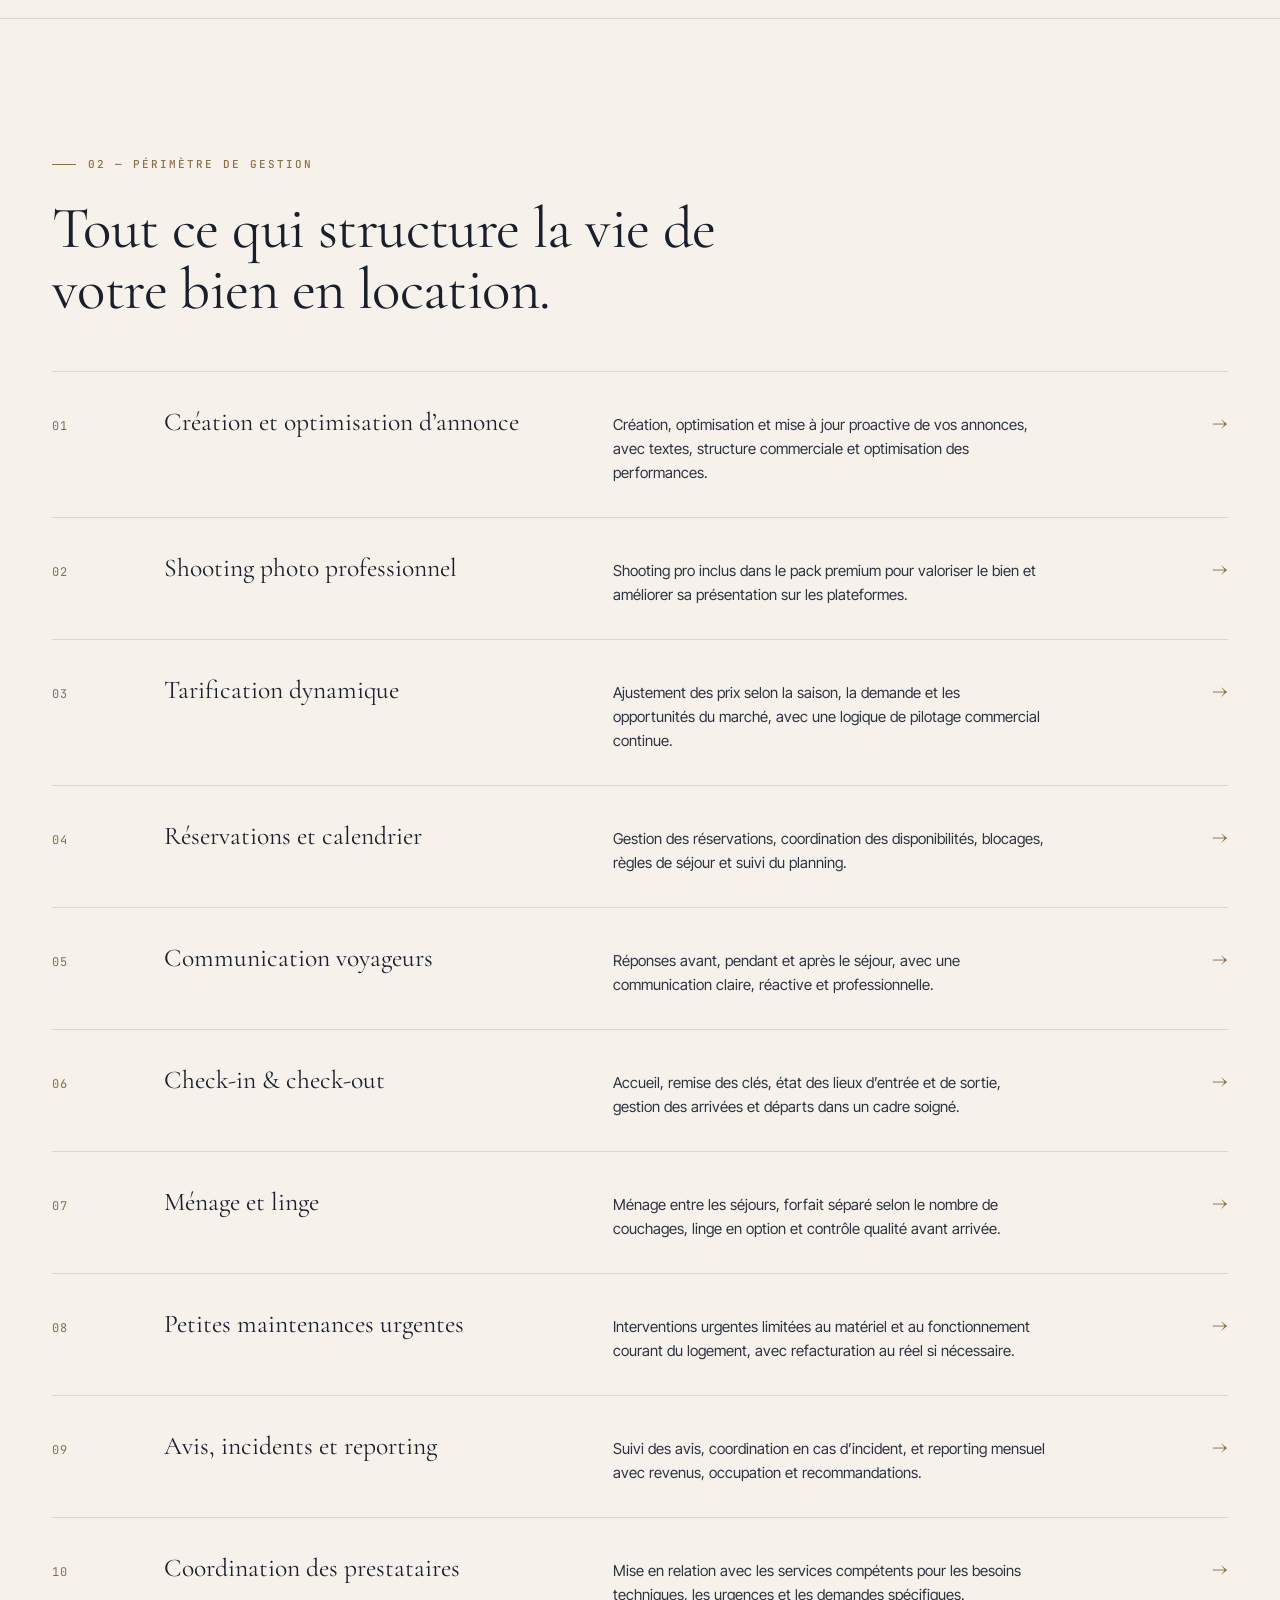
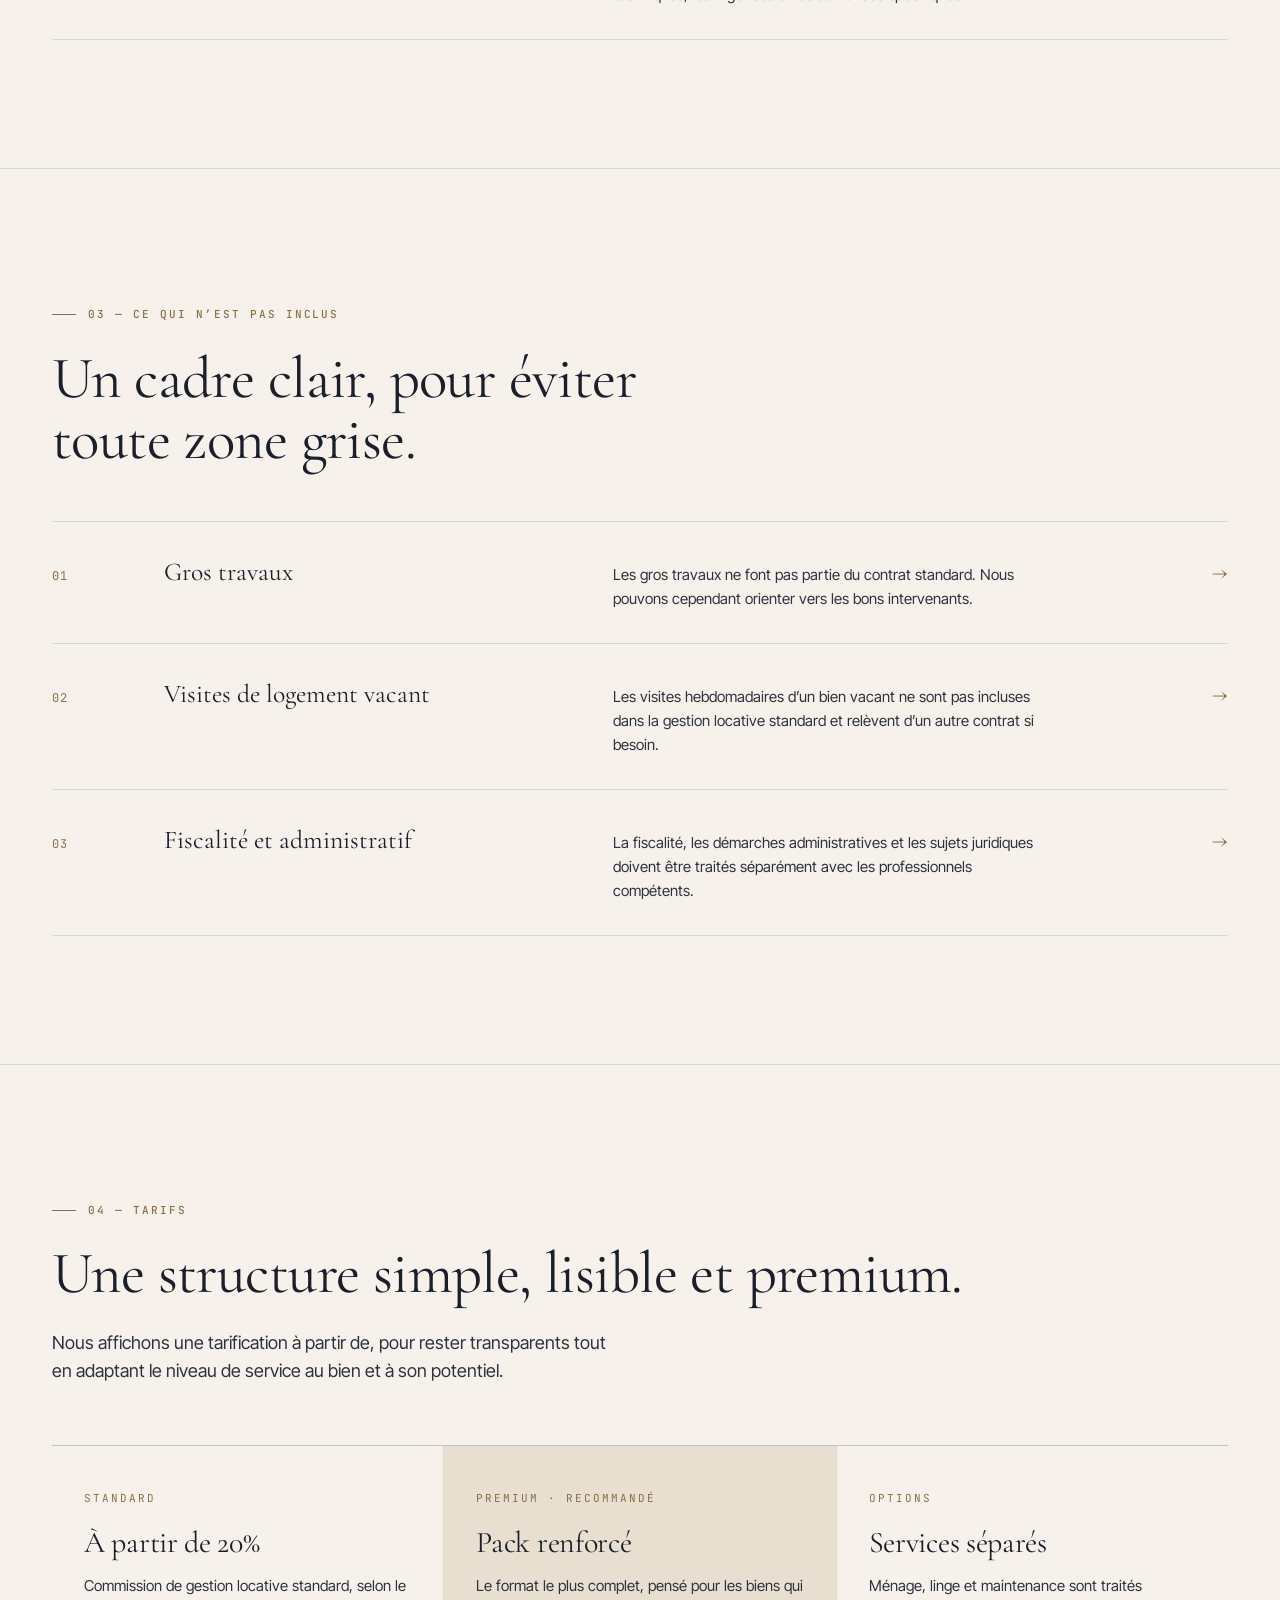
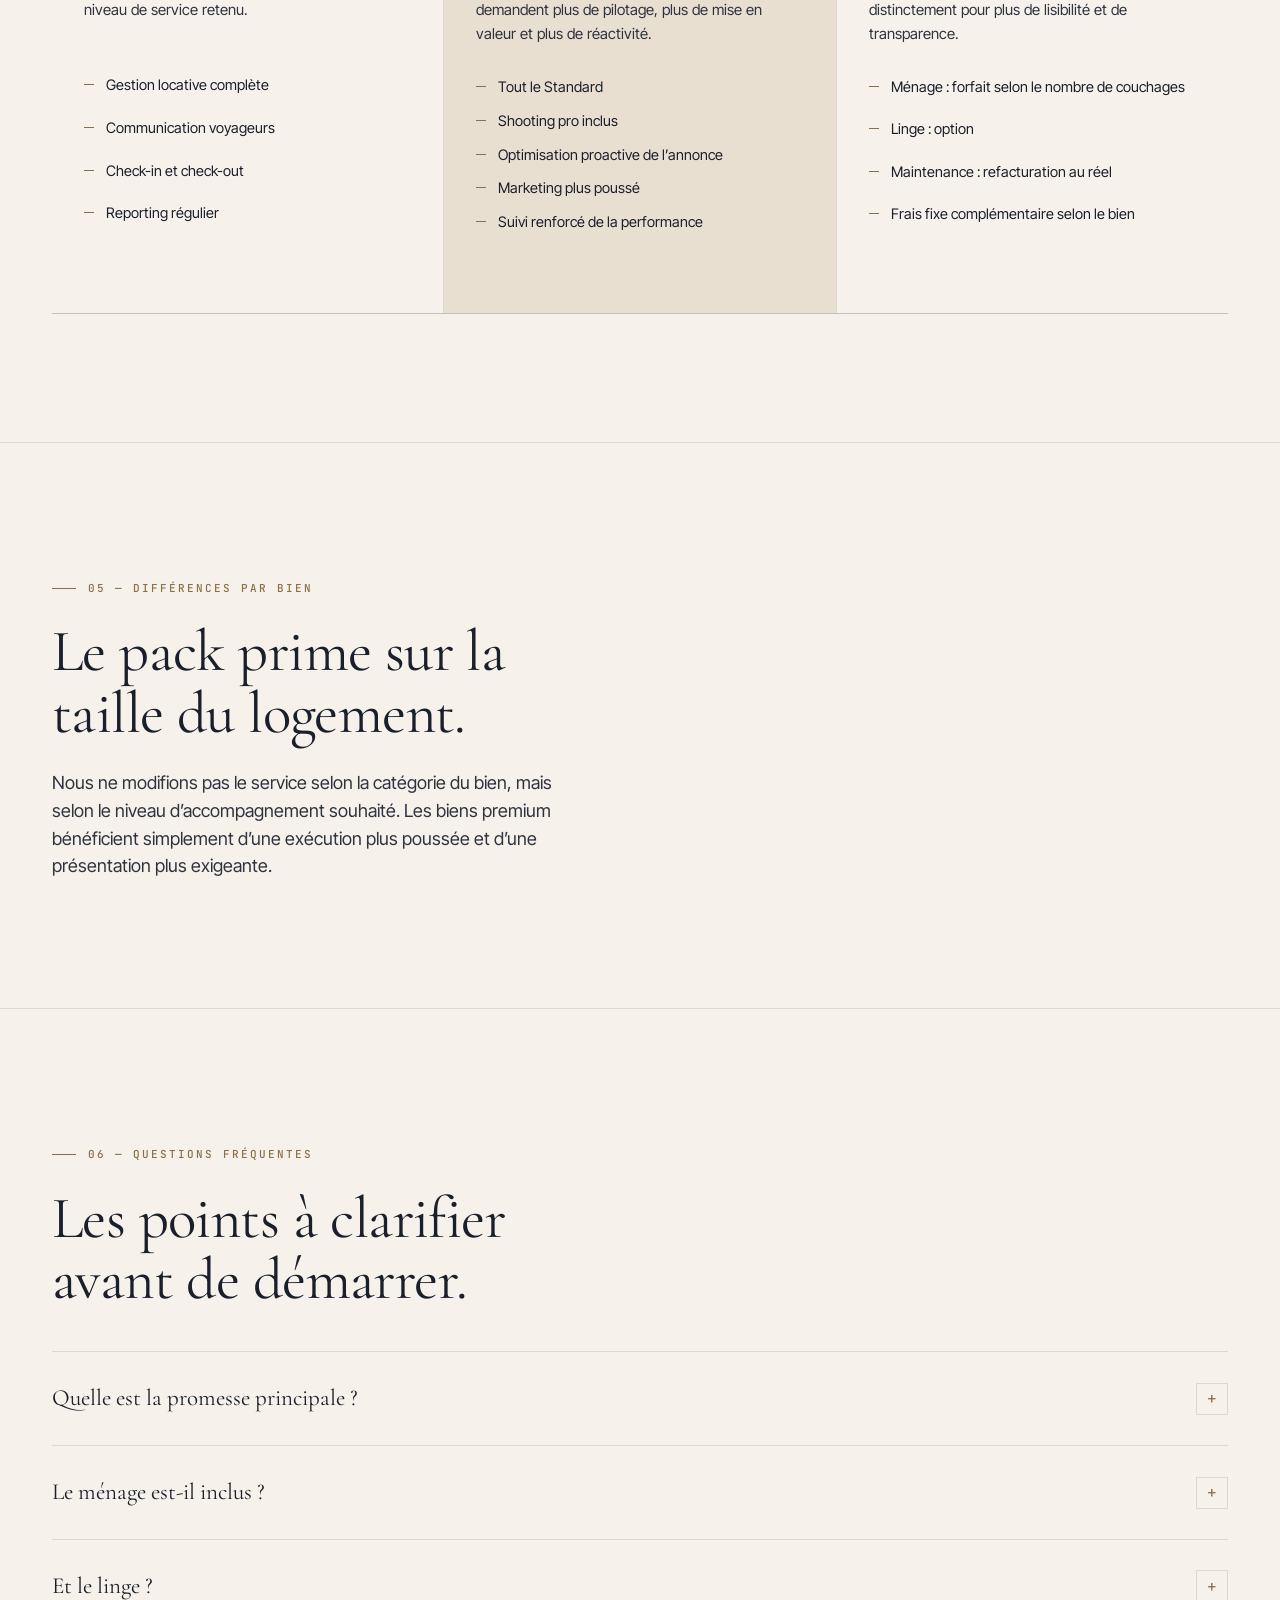
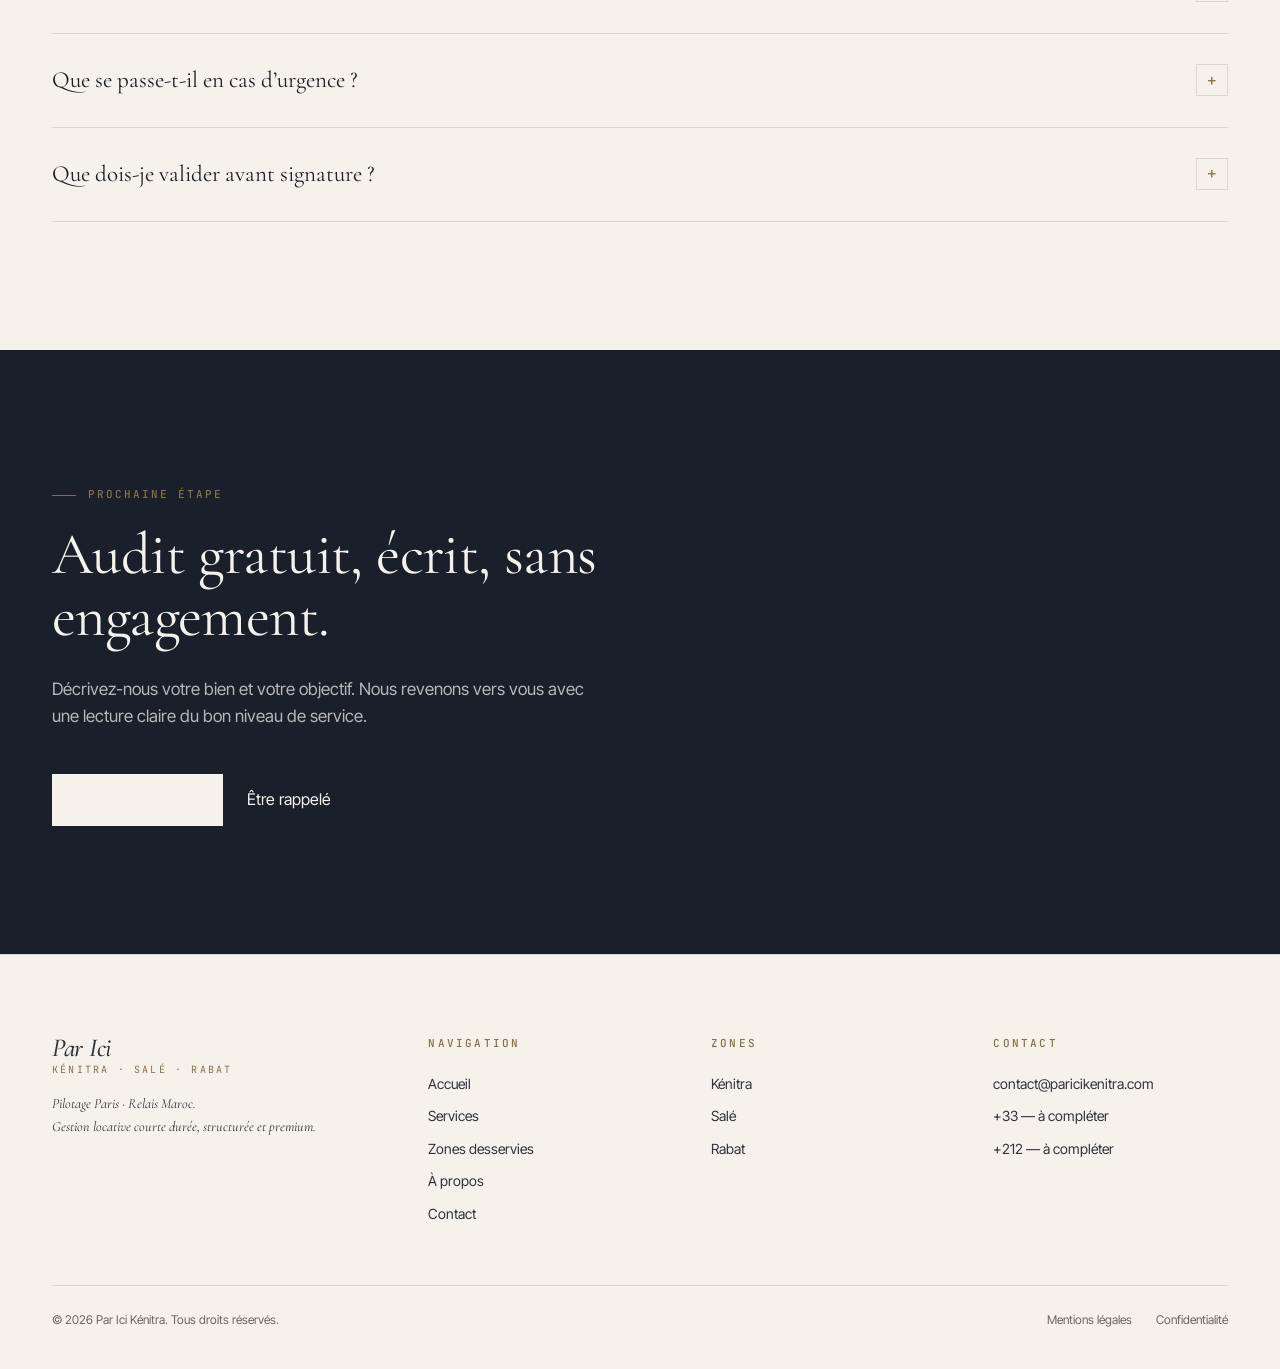
<file: services.html>
<!doctype html>
<html lang="fr">
<head>
<meta charset="utf-8" />
<meta name="viewport" content="width=device-width, initial-scale=1" />
<title>Services de conciergerie locative à Kénitra, Salé et Rabat | Par Ici Kénitra</title>
<meta name="description" content="Services de conciergerie locative premium à Kénitra, Salé et Rabat : annonces, optimisation, check-in, ménage, linge, maintenance et reporting. Tarifs à partir de 20%." />
<link rel="canonical" href="https://paricikenitra.com/services.html" />

<meta property="og:type" content="website" />
<meta property="og:locale" content="fr_FR" />
<meta property="og:site_name" content="Par Ici Kénitra" />
<meta property="og:title" content="Services de conciergerie locative à Kénitra, Salé et Rabat | Par Ici Kénitra" />
<meta property="og:description" content="Services de conciergerie locative premium à Kénitra, Salé et Rabat : annonces, optimisation, check-in, ménage, linge, maintenance et reporting." />
<meta property="og:url" content="https://paricikenitra.com/services.html" />
<meta property="og:image" content="https://paricikenitra.com/assets/img/hero-interior.jpg" />

<meta name="twitter:card" content="summary_large_image" />
<meta name="twitter:title" content="Services de conciergerie locative à Kénitra, Salé et Rabat | Par Ici Kénitra" />
<meta name="twitter:description" content="Services de conciergerie locative premium à Kénitra, Salé et Rabat : annonces, optimisation, check-in, ménage, linge, maintenance et reporting." />
<meta name="twitter:image" content="https://paricikenitra.com/assets/img/hero-interior.jpg" />

<link rel="preconnect" href="https://fonts.googleapis.com">
<link rel="preconnect" href="https://fonts.gstatic.com" crossorigin>
<link href="https://fonts.googleapis.com/css2?family=Cormorant+Garamond:ital,wght@0,400;0,500;1,400;1,500&family=Inter+Tight:wght@400;500;600&family=JetBrains+Mono:wght@400;500&display=swap" rel="stylesheet">
<link rel="stylesheet" href="assets/css/site.css" />

<script type="application/ld+json">
{
  "@context": "https://schema.org",
  "@type": "Service",
  "name": "Services de conciergerie locative",
  "provider": {
    "@type": "LocalBusiness",
    "name": "Par Ici Kénitra",
    "url": "https://paricikenitra.com/"
  },
  "areaServed": [
    { "@type": "Place", "name": "Kénitra" },
    { "@type": "Place", "name": "Salé" },
    { "@type": "Place", "name": "Rabat" }
  ],
  "description": "Conciergerie locative premium à Kénitra, Salé et Rabat : annonces, optimisation, check-in, ménage, linge, maintenance et reporting."
}
</script>
</head>
<body>

<header class="site-header">
  <div class="nav">
    <a href="index.html" class="logo" aria-label="Par Ici Kénitra — accueil">
      <span class="lg-mark">Par Ici</span>
      <span class="lg-sub">Kénitra · Salé · Rabat</span>
    </a>
    <button class="menu-toggle" aria-label="Ouvrir le menu" aria-expanded="false" aria-controls="main-nav">
      <span></span>
    </button>
    <nav class="nav-links" id="main-nav" aria-label="Navigation principale">
      <a href="index.html">Accueil</a>
      <a href="services.html" class="active">Services</a>
      <a href="zones.html">Zones desservies</a>
      <a href="a-propos.html">À propos</a>
      <a href="contact.html">Contact</a>
      <a href="contact.html" class="btn">Demander un audit</a>
    </nav>
  </div>
</header>

<section class="page-head">
  <div class="wrap">
    <span class="eyebrow">Services</span>
    <h1>Une gestion locative premium, sans zones grises.</h1>
    <p class="lead">
      Nous accompagnons les propriétaires qui veulent déléguer leur location courte durée avec un cadre clair, une exécution soignée et un interlocuteur de confiance.
    </p>
  </div>
</section>

<section>
  <div class="wrap">
    <span class="eyebrow">01 — Positionnement</span>
    <h2 style="margin-top: 24px; max-width: 22ch;">Pour les MRE et les investisseurs qui veulent tout déléguer.</h2>

    <div class="services-list" style="margin-top: 50px;">
      <div class="service-row">
        <div class="s-num">01</div>
        <div class="s-title">Conciergerie premium</div>
        <div class="s-desc">Une gestion locative pensée pour les propriétaires exigeants : cadre clair, suivi précis et prestation orientée performance et sérénité.</div>
        <div class="s-arrow">→</div>
      </div>
      <div class="service-row">
        <div class="s-num">02</div>
        <div class="s-title">Promesse propriétaire</div>
        <div class="s-desc">Vous n’avez presque rien à gérer, y compris la facturation opérationnelle. Nous pilotons le quotidien, vous encaissez en gardant la visibilité.</div>
        <div class="s-arrow">→</div>
      </div>
      <div class="service-row">
        <div class="s-num">03</div>
        <div class="s-title">Ton de la marque</div>
        <div class="s-desc">Une communication très pro, luxe, institutionnelle, rassurante, avec une proximité locale et une posture de partenaire de confiance.</div>
        <div class="s-arrow">→</div>
      </div>
    </div>
  </div>
</section>

<hr class="rule" />

<section>
  <div class="wrap">
    <span class="eyebrow">02 — Périmètre de gestion</span>
    <h2 style="margin-top: 24px; max-width: 24ch;">Tout ce qui structure la vie de votre bien en location.</h2>

    <div class="services-list" style="margin-top: 50px;">
      <div class="service-row"><div class="s-num">01</div><div class="s-title">Création et optimisation d’annonce</div><div class="s-desc">Création, optimisation et mise à jour proactive de vos annonces, avec textes, structure commerciale et optimisation des performances.</div><div class="s-arrow">→</div></div>
      <div class="service-row"><div class="s-num">02</div><div class="s-title">Shooting photo professionnel</div><div class="s-desc">Shooting pro inclus dans le pack premium pour valoriser le bien et améliorer sa présentation sur les plateformes.</div><div class="s-arrow">→</div></div>
      <div class="service-row"><div class="s-num">03</div><div class="s-title">Tarification dynamique</div><div class="s-desc">Ajustement des prix selon la saison, la demande et les opportunités du marché, avec une logique de pilotage commercial continue.</div><div class="s-arrow">→</div></div>
      <div class="service-row"><div class="s-num">04</div><div class="s-title">Réservations et calendrier</div><div class="s-desc">Gestion des réservations, coordination des disponibilités, blocages, règles de séjour et suivi du planning.</div><div class="s-arrow">→</div></div>
      <div class="service-row"><div class="s-num">05</div><div class="s-title">Communication voyageurs</div><div class="s-desc">Réponses avant, pendant et après le séjour, avec une communication claire, réactive et professionnelle.</div><div class="s-arrow">→</div></div>
      <div class="service-row"><div class="s-num">06</div><div class="s-title">Check-in &amp; check-out</div><div class="s-desc">Accueil, remise des clés, état des lieux d’entrée et de sortie, gestion des arrivées et départs dans un cadre soigné.</div><div class="s-arrow">→</div></div>
      <div class="service-row"><div class="s-num">07</div><div class="s-title">Ménage et linge</div><div class="s-desc">Ménage entre les séjours, forfait séparé selon le nombre de couchages, linge en option et contrôle qualité avant arrivée.</div><div class="s-arrow">→</div></div>
      <div class="service-row"><div class="s-num">08</div><div class="s-title">Petites maintenances urgentes</div><div class="s-desc">Interventions urgentes limitées au matériel et au fonctionnement courant du logement, avec refacturation au réel si nécessaire.</div><div class="s-arrow">→</div></div>
      <div class="service-row"><div class="s-num">09</div><div class="s-title">Avis, incidents et reporting</div><div class="s-desc">Suivi des avis, coordination en cas d’incident, et reporting mensuel avec revenus, occupation et recommandations.</div><div class="s-arrow">→</div></div>
      <div class="service-row"><div class="s-num">10</div><div class="s-title">Coordination des prestataires</div><div class="s-desc">Mise en relation avec les services compétents pour les besoins techniques, les urgences et les demandes spécifiques.</div><div class="s-arrow">→</div></div>
    </div>
  </div>
</section>

<hr class="rule" />

<section>
  <div class="wrap">
    <span class="eyebrow">03 — Ce qui n’est pas inclus</span>
    <h2 style="margin-top: 24px; max-width: 24ch;">Un cadre clair, pour éviter toute zone grise.</h2>

    <div class="services-list" style="margin-top: 50px;">
      <div class="service-row"><div class="s-num">01</div><div class="s-title">Gros travaux</div><div class="s-desc">Les gros travaux ne font pas partie du contrat standard. Nous pouvons cependant orienter vers les bons intervenants.</div><div class="s-arrow">→</div></div>
      <div class="service-row"><div class="s-num">02</div><div class="s-title">Visites de logement vacant</div><div class="s-desc">Les visites hebdomadaires d’un bien vacant ne sont pas incluses dans la gestion locative standard et relèvent d’un autre contrat si besoin.</div><div class="s-arrow">→</div></div>
      <div class="service-row"><div class="s-num">03</div><div class="s-title">Fiscalité et administratif</div><div class="s-desc">La fiscalité, les démarches administratives et les sujets juridiques doivent être traités séparément avec les professionnels compétents.</div><div class="s-arrow">→</div></div>
    </div>
  </div>
</section>

<hr class="rule" />

<section>
  <div class="wrap">
    <span class="eyebrow">04 — Tarifs</span>
    <h2 style="margin-top: 24px;">Une structure simple, lisible et premium.</h2>
    <p class="lead" style="margin-top: 24px;">Nous affichons une tarification à partir de, pour rester transparents tout en adaptant le niveau de service au bien et à son potentiel.</p>

    <div class="tiers">
      <div class="tier">
        <div class="tier-label">Standard</div>
        <h3>À partir de 20%</h3>
        <p class="tier-baseline">Commission de gestion locative standard, selon le niveau de service retenu.</p>
        <ul>
          <li>Gestion locative complète</li>
          <li>Communication voyageurs</li>
          <li>Check-in et check-out</li>
          <li>Reporting régulier</li>
        </ul>
      </div>
      <div class="tier featured">
        <div class="tier-label">Premium · Recommandé</div>
        <h3>Pack renforcé</h3>
        <p class="tier-baseline">Le format le plus complet, pensé pour les biens qui demandent plus de pilotage, plus de mise en valeur et plus de réactivité.</p>
        <ul>
          <li>Tout le Standard</li>
          <li>Shooting pro inclus</li>
          <li>Optimisation proactive de l’annonce</li>
          <li>Marketing plus poussé</li>
          <li>Suivi renforcé de la performance</li>
        </ul>
      </div>
      <div class="tier">
        <div class="tier-label">Options</div>
        <h3>Services séparés</h3>
        <p class="tier-baseline">Ménage, linge et maintenance sont traités distinctement pour plus de lisibilité et de transparence.</p>
        <ul>
          <li>Ménage : forfait selon le nombre de couchages</li>
          <li>Linge : option</li>
          <li>Maintenance : refacturation au réel</li>
          <li>Frais fixe complémentaire selon le bien</li>
        </ul>
      </div>
    </div>
  </div>
</section>

<hr class="rule" />

<section>
  <div class="wrap">
    <div style="max-width: 60ch;">
      <span class="eyebrow">05 — Différences par bien</span>
      <h2 style="margin-top: 24px;">Le pack prime sur la taille du logement.</h2>
      <p class="lead" style="margin-top: 24px;">Nous ne modifions pas le service selon la catégorie du bien, mais selon le niveau d’accompagnement souhaité. Les biens premium bénéficient simplement d’une exécution plus poussée et d’une présentation plus exigeante.</p>
    </div>
  </div>
</section>

<hr class="rule" />

<section>
  <div class="wrap">
    <div style="max-width: 55ch;">
      <span class="eyebrow">06 — Questions fréquentes</span>
      <h2 style="margin-top: 24px;">Les points à clarifier avant de démarrer.</h2>
    </div>

    <div class="faq-list">
      <div class="faq-item">
        <button class="faq-q" aria-expanded="false"><span>Quelle est la promesse principale ?</span><span class="faq-toggle">+</span></button>
        <div class="faq-a"><div class="faq-a-inner">Que vous n’ayez presque rien à gérer, y compris la facturation opérationnelle, tout en gardant la visibilité et l’encaissement.</div></div>
      </div>
      <div class="faq-item">
        <button class="faq-q" aria-expanded="false"><span>Le ménage est-il inclus ?</span><span class="faq-toggle">+</span></button>
        <div class="faq-a"><div class="faq-a-inner">Le ménage est bien géré, mais il est facturé séparément sous forme de forfait selon le nombre de couchages.</div></div>
      </div>
      <div class="faq-item">
        <button class="faq-q" aria-expanded="false"><span>Et le linge ?</span><span class="faq-toggle">+</span></button>
        <div class="faq-a"><div class="faq-a-inner">Le linge est proposé en option, afin de conserver une offre claire et adaptable au niveau de service choisi.</div></div>
      </div>
      <div class="faq-item">
        <button class="faq-q" aria-expanded="false"><span>Que se passe-t-il en cas d’urgence ?</span><span class="faq-toggle">+</span></button>
        <div class="faq-a"><div class="faq-a-inner">Les urgences liées au fonctionnement courant du logement sont traitées dans le périmètre défini, avec refacturation réelle si une intervention extérieure est nécessaire.</div></div>
      </div>
      <div class="faq-item">
        <button class="faq-q" aria-expanded="false"><span>Que dois-je valider avant signature ?</span><span class="faq-toggle">+</span></button>
        <div class="faq-a"><div class="faq-a-inner">Les éléments d’encaissement, de responsabilité et les conditions d’intervention doivent être validés localement avec un professionnel compétent avant mise en ligne définitive.</div></div>
      </div>
    </div>
  </div>
</section>

<section class="cta-dark">
  <div class="wrap">
    <span class="eyebrow">Prochaine étape</span>
    <h2>Audit gratuit, écrit, sans engagement.</h2>
    <p class="cta-lead">Décrivez-nous votre bien et votre objectif. Nous revenons vers vous avec une lecture claire du bon niveau de service.</p>
    <div class="cta-actions">
      <a href="contact.html" class="btn">Demander un audit</a>
      <a href="contact.html#rappel" class="btn-ghost">Être rappelé</a>
    </div>
  </div>
</section>

<footer class="site-footer">
  <div class="wrap">
    <div class="foot-grid">
      <div class="foot-col">
        <a href="index.html" class="logo">
          <span class="lg-mark">Par Ici</span>
          <span class="lg-sub">Kénitra · Salé · Rabat</span>
        </a>
        <p class="foot-tag">Pilotage Paris · Relais Maroc.<br>Gestion locative courte durée, structurée et premium.</p>
      </div>
      <div class="foot-col">
        <h5>Navigation</h5>
        <ul>
          <li><a href="index.html">Accueil</a></li>
          <li><a href="services.html">Services</a></li>
          <li><a href="zones.html">Zones desservies</a></li>
          <li><a href="a-propos.html">À propos</a></li>
          <li><a href="contact.html">Contact</a></li>
        </ul>
      </div>
      <div class="foot-col">
        <h5>Zones</h5>
        <ul>
          <li>Kénitra</li>
          <li>Salé</li>
          <li>Rabat</li>
        </ul>
      </div>
      <div class="foot-col">
        <h5>Contact</h5>
        <ul>
          <li><a href="mailto:contact@paricikenitra.com">contact@paricikenitra.com</a></li>
          <li><a href="tel:+33XXXXXXXXX">+33 — à compléter</a></li>
          <li><a href="tel:+212XXXXXXXXX">+212 — à compléter</a></li>
        </ul>
      </div>
    </div>
    <div class="foot-bottom">
      <div>© 2026 Par Ici Kénitra. Tous droits réservés.</div>
      <div style="display:flex; gap:24px;">
        <a href="mentions-legales.html">Mentions légales</a>
        <a href="confidentialite.html">Confidentialité</a>
      </div>
    </div>
  </div>
</footer>

<script src="assets/js/site.js"></script>
</body>
</html>
</file>
<file: assets/css/site.css>
/* ============================================
   Par Ici Kénitra — Feuille de style globale
   Conciergerie locative courte durée
   ============================================ */

/* --- Tokens (les valeurs sont remplacées par le tweak palette) --- */
:root {
  --ivory: #F6F2EB;
  --sand: #E8DFD0;
  --ink: #1A1F2C;
  --ink-soft: #2E3340;
  --muted: #6B665C;
  --rule: rgba(26, 31, 44, 0.12);
  --accent: #8B6F47;
  --accent-soft: rgba(139, 111, 71, 0.14);
  --white: #FFFDF9;

  --serif: 'Cormorant Garamond', 'EB Garamond', Georgia, serif;
  --sans: 'Inter Tight', 'Inter', -apple-system, BlinkMacSystemFont, sans-serif;
  --mono: 'JetBrains Mono', 'IBM Plex Mono', ui-monospace, monospace;

  --max: 1240px;
  --gutter: 32px;
  --section-pad: clamp(80px, 10vw, 140px);
}

/* --- Reset léger --- */
*, *::before, *::after { box-sizing: border-box; }
html, body { margin: 0; padding: 0; }
img { max-width: 100%; display: block; }
a { color: inherit; text-decoration: none; }
button { font: inherit; cursor: pointer; border: none; background: none; color: inherit; }
input, textarea, select { font: inherit; color: inherit; }

body {
  background: var(--ivory);
  color: var(--ink);
  font-family: var(--sans);
  font-size: 16px;
  line-height: 1.6;
  font-weight: 400;
  -webkit-font-smoothing: antialiased;
  text-rendering: optimizeLegibility;
}

/* --- Typographie --- */
h1, h2, h3, h4 {
  font-family: var(--serif);
  font-weight: 400;
  line-height: 1.08;
  letter-spacing: -0.01em;
  margin: 0;
  color: var(--ink);
}

h1 { font-size: clamp(48px, 7vw, 96px); }
h2 { font-size: clamp(36px, 4.6vw, 64px); line-height: 1.05; }
h3 { font-size: clamp(24px, 2.4vw, 32px); line-height: 1.15; }
h4 { font-size: 20px; }

p { margin: 0 0 1em 0; }
p:last-child { margin-bottom: 0; }

.serif { font-family: var(--serif); }
.italic { font-style: italic; }
.lead { font-size: clamp(18px, 1.4vw, 22px); line-height: 1.55; color: var(--ink-soft); max-width: 56ch; }
.muted { color: var(--muted); }

.eyebrow {
  font-family: var(--mono);
  font-size: 11px;
  font-weight: 500;
  letter-spacing: 0.18em;
  text-transform: uppercase;
  color: var(--accent);
  display: inline-flex;
  align-items: center;
  gap: 12px;
}
.eyebrow::before {
  content: '';
  display: inline-block;
  width: 24px;
  height: 1px;
  background: var(--accent);
}
.eyebrow.no-dash::before { display: none; }

.label-num {
  font-family: var(--mono);
  font-size: 12px;
  font-weight: 500;
  letter-spacing: 0.1em;
  color: var(--accent);
}

/* --- Layout --- */
.wrap {
  max-width: var(--max);
  margin: 0 auto;
  padding: 0 var(--gutter);
}
.wrap-wide {
  max-width: 1480px;
  margin: 0 auto;
  padding: 0 var(--gutter);
}

section { padding: var(--section-pad) 0; }
section.tight { padding: clamp(60px, 7vw, 100px) 0; }

.rule { height: 1px; background: var(--rule); border: none; margin: 0; }

/* --- Header / Nav --- */
.site-header {
  position: sticky;
  top: 0;
  z-index: 50;
  background: rgba(246, 242, 235, 0.92);
  backdrop-filter: blur(10px);
  -webkit-backdrop-filter: blur(10px);
  border-bottom: 1px solid var(--rule);
}

.nav {
  display: flex;
  align-items: center;
  justify-content: space-between;
  padding: 22px var(--gutter);
  max-width: 1480px;
  margin: 0 auto;
  position: relative;
}

.logo {
  display: inline-flex;
  flex-direction: column;
  line-height: 1;
  color: var(--ink);
}

.logo .lg-mark {
  font-family: var(--serif);
  font-style: italic;
  font-size: 26px;
  font-weight: 500;
  letter-spacing: -0.01em;
}

.logo .lg-sub {
  font-family: var(--mono);
  font-size: 10px;
  letter-spacing: 0.22em;
  text-transform: uppercase;
  color: var(--accent);
  margin-top: 4px;
}

.nav-links {
  display: flex;
  align-items: center;
  gap: 36px;
  font-size: 14px;
  letter-spacing: 0.01em;
}

.nav-links a {
  color: var(--ink-soft);
  position: relative;
  padding: 6px 0;
  transition: color 180ms ease;
}

.nav-links a:hover { color: var(--ink); }
.nav-links a.active { color: var(--ink); }

.nav-links a.active::after {
  content: '';
  position: absolute;
  bottom: 0;
  left: 0;
  right: 0;
  height: 1px;
  background: var(--accent);
}

.btn {
  display: inline-flex;
  align-items: center;
  justify-content: center;
  gap: 10px;
  padding: 14px 24px;
  font-family: var(--sans);
  font-size: 14px;
  font-weight: 500;
  letter-spacing: 0.01em;
  border: 1px solid var(--ink);
  background: var(--ink);
  color: var(--ivory) !important;
  border-radius: 0;
  cursor: pointer;
  transition: background 200ms ease, color 200ms ease, border-color 200ms ease;
  white-space: nowrap;
  text-decoration: none;
}

.btn:hover {
  background: var(--accent);
  border-color: var(--accent);
  color: var(--white);
}

.menu-toggle {
  display: none;
  width: 32px;
  height: 32px;
  align-items: center;
  justify-content: center;
  z-index: 1001;
}

.menu-toggle span {
  display: block;
  width: 22px;
  height: 1px;
  background: var(--ink);
  position: relative;
}

.menu-toggle span::before,
.menu-toggle span::after {
  content: '';
  position: absolute;
  left: 0;
  right: 0;
  height: 1px;
  background: var(--ink);
}

.menu-toggle span::before { top: -6px; }
.menu-toggle span::after { top: 6px; }

@media (max-width: 720px) {
  :root { --gutter: 22px; }

  .menu-toggle {
    display: inline-flex;
  }

  .nav-links {
    display: none;
    position: absolute;
    top: calc(100% + 12px);
    left: var(--gutter);
    right: var(--gutter);
    flex-direction: column;
    gap: 14px;
    padding: 18px;
    background: var(--ivory);
    border: 1px solid var(--rule);
    box-shadow: 0 12px 30px rgba(0, 0, 0, 0.12);
    z-index: 1000;
  }

  .nav-links.is-open {
    display: flex;
  }

  .nav-links .btn {
    width: 100%;
  }

  .hero { padding-top: 40px; }
  .service-row {
    grid-template-columns: 60px 1fr;
    gap: 16px 20px;
  }
  .service-row .s-desc {
    grid-column: 1 / -1;
    padding-left: 80px;
    margin-top: -4px;
  }
  .service-row .s-arrow { display: none; }
  .why-grid { grid-template-columns: 1fr; }
  .foot-grid { grid-template-columns: 1fr; gap: 32px; }
  .form-grid { grid-template-columns: 1fr; }
  .foot-bottom { flex-direction: column; align-items: flex-start; }
}

/* --- Hero --- */
.hero {
  padding: clamp(60px, 8vw, 110px) 0 clamp(80px, 10vw, 130px);
}
.hero-grid {
  display: grid;
  grid-template-columns: 1.15fr 0.85fr;
  gap: clamp(40px, 6vw, 80px);
  align-items: end;
}
.hero h1 {
  margin-top: 24px;
  font-weight: 400;
}
.hero h1 em {
  font-style: italic;
  color: var(--accent);
  font-weight: 400;
}
.hero-lead {
  margin-top: 28px;
  max-width: 50ch;
  font-size: clamp(17px, 1.3vw, 20px);
  color: var(--ink-soft);
  line-height: 1.55;
}
.hero-actions {
  display: flex;
  align-items: center;
  gap: 24px;
  margin-top: 40px;
  flex-wrap: wrap;
}
.hero-img {
  position: relative;
  aspect-ratio: 3/4;
  overflow: hidden;
  background: var(--sand);
}
.hero-img img {
  width: 100%; height: 100%;
  object-fit: cover;
}
.hero-img-caption {
  position: absolute;
  bottom: 16px; left: 16px;
  font-family: var(--mono);
  font-size: 10px;
  letter-spacing: 0.18em;
  text-transform: uppercase;
  color: var(--white);
  background: rgba(26,31,44,0.5);
  padding: 8px 12px;
  backdrop-filter: blur(4px);
}

/* --- Modèle Paris/Maroc --- */
.model {
  background: var(--ivory);
}
.model-grid {
  display: grid;
  grid-template-columns: 1fr auto 1fr;
  gap: clamp(40px, 5vw, 80px);
  align-items: stretch;
}
.model-col h3 { margin-bottom: 18px; }
.model-divider {
  width: 1px;
  background: var(--rule);
  position: relative;
}
.model-divider::after {
  content: '↔';
  position: absolute;
  top: 50%; left: 50%;
  transform: translate(-50%, -50%);
  background: var(--ivory);
  padding: 8px 4px;
  font-family: var(--serif);
  font-style: italic;
  font-size: 22px;
  color: var(--accent);
}
.model-col .place {
  font-family: var(--mono);
  font-size: 11px;
  letter-spacing: 0.2em;
  text-transform: uppercase;
  color: var(--accent);
  margin-bottom: 14px;
}
.model-col p { color: var(--ink-soft); line-height: 1.65; max-width: 36ch; }

/* --- Services liste --- */
.services-list {
  margin-top: 60px;
  border-top: 1px solid var(--rule);
}
.service-row {
  display: grid;
  grid-template-columns: 80px 1fr 1.3fr 40px;
  gap: 32px;
  align-items: baseline;
  padding: 32px 0;
  border-bottom: 1px solid var(--rule);
  transition: background 200ms ease;
}
.service-row:hover { background: rgba(139,111,71,0.04); }
.service-row .s-num {
  font-family: var(--mono);
  font-size: 12px;
  letter-spacing: 0.1em;
  color: var(--accent);
}
.service-row .s-title {
  font-family: var(--serif);
  font-size: clamp(22px, 2vw, 30px);
  font-weight: 400;
  line-height: 1.15;
}
.service-row .s-desc {
  color: var(--ink-soft);
  font-size: 15px;
  line-height: 1.6;
  max-width: 48ch;
}
.service-row .s-arrow {
  text-align: right;
  color: var(--accent);
  font-family: var(--serif);
  font-style: italic;
  font-size: 24px;
}

/* --- Pourquoi (différenciateurs) --- */
.why-grid {
  display: grid;
  grid-template-columns: repeat(3, 1fr);
  gap: 1px;
  background: var(--rule);
  margin-top: 60px;
  border-top: 1px solid var(--rule);
  border-bottom: 1px solid var(--rule);
}
.why-cell {
  background: var(--ivory);
  padding: 40px 32px;
}
.why-cell .why-num {
  font-family: var(--mono);
  font-size: 11px;
  letter-spacing: 0.18em;
  color: var(--accent);
  margin-bottom: 28px;
}
.why-cell h4 {
  font-family: var(--serif);
  font-size: 22px;
  font-weight: 400;
  margin-bottom: 12px;
  line-height: 1.2;
}
.why-cell p {
  font-size: 14.5px;
  color: var(--ink-soft);
  line-height: 1.6;
  margin: 0;
}

/* --- Zones --- */
.zones-grid {
  display: grid;
  grid-template-columns: repeat(3, 1fr);
  gap: clamp(20px, 2.5vw, 40px);
  margin-top: 60px;
}
.zone-card {
  display: flex;
  flex-direction: column;
}
.zone-img {
  aspect-ratio: 4/5;
  overflow: hidden;
  background: var(--sand);
  margin-bottom: 24px;
}
.zone-img img {
  width: 100%; height: 100%;
  object-fit: cover;
  transition: transform 800ms ease;
}
.zone-card:hover .zone-img img { transform: scale(1.03); }
.zone-name {
  font-family: var(--serif);
  font-size: 32px;
  font-weight: 400;
  letter-spacing: -0.01em;
  margin-bottom: 10px;
}
.zone-meta {
  font-family: var(--mono);
  font-size: 11px;
  letter-spacing: 0.16em;
  text-transform: uppercase;
  color: var(--accent);
  margin-bottom: 14px;
}
.zone-desc {
  font-size: 15px;
  color: var(--ink-soft);
  line-height: 1.6;
}

/* --- MRE bloc --- */
.mre {
  background: var(--sand);
}
.mre-inner {
  display: grid;
  grid-template-columns: 1fr 1fr;
  gap: clamp(40px, 6vw, 100px);
  align-items: center;
}
.mre-img {
  aspect-ratio: 5/6;
  overflow: hidden;
}
.mre-img img { width: 100%; height: 100%; object-fit: cover; }
.mre-text h2 { margin-bottom: 28px; }
.mre-text h2 em { font-style: italic; color: var(--accent); }
.mre-points {
  margin-top: 36px;
  padding: 0;
  list-style: none;
  display: grid;
  gap: 14px;
}
.mre-points li {
  display: grid;
  grid-template-columns: 24px 1fr;
  gap: 14px;
  align-items: baseline;
  font-size: 15px;
  color: var(--ink-soft);
  padding-bottom: 14px;
  border-bottom: 1px solid var(--rule);
}
.mre-points li:last-child { border-bottom: none; }
.mre-points .check {
  font-family: var(--mono);
  font-size: 11px;
  color: var(--accent);
  letter-spacing: 0.1em;
}

/* --- Processus / Étapes --- */
.steps {
  margin-top: 60px;
  display: grid;
  grid-template-columns: repeat(4, 1fr);
  gap: 0;
  position: relative;
}
.steps::before {
  content: '';
  position: absolute;
  top: 22px; left: 0; right: 0;
  height: 1px;
  background: var(--rule);
}
.step {
  position: relative;
  padding: 0 24px 0 0;
}
.step:not(:last-child) { border-right: 1px solid var(--rule); }
.step:not(:last-child) { padding-right: 32px; }
.step + .step { padding-left: 32px; }
.step-dot {
  width: 12px;
  height: 12px;
  background: var(--accent);
  border: 3px solid var(--ivory);
  outline: 1px solid var(--accent);
  margin-top: 16px;
  position: relative;
  z-index: 1;
}
.step-num {
  font-family: var(--mono);
  font-size: 11px;
  letter-spacing: 0.18em;
  color: var(--accent);
  margin-top: 30px;
  margin-bottom: 14px;
}
.step h4 {
  font-family: var(--serif);
  font-size: 22px;
  font-weight: 400;
  line-height: 1.2;
  margin-bottom: 10px;
}
.step p {
  font-size: 14.5px;
  color: var(--ink-soft);
  line-height: 1.6;
}

/* --- CTA bloc nuit --- */
.cta-dark {
  background: var(--ink);
  color: var(--ivory);
  padding: clamp(80px, 10vw, 130px) 0;
}
.cta-dark .eyebrow { color: var(--accent); }
.cta-dark .eyebrow::before { background: var(--accent); }
.cta-dark h2 {
  color: var(--ivory);
  margin-top: 20px;
  max-width: 22ch;
}
.cta-dark h2 em { font-style: italic; color: var(--accent); }
.cta-dark .cta-lead {
  color: rgba(246, 242, 235, 0.72);
  margin-top: 28px;
  max-width: 56ch;
  font-size: 17px;
  line-height: 1.6;
}
.cta-actions {
  margin-top: 44px;
  display: flex;
  align-items: center;
  gap: 24px;
  flex-wrap: wrap;
}
.cta-dark .btn {
  background: var(--ivory);
  color: var(--ink);
  border-color: var(--ivory);
}
.cta-dark .btn:hover { background: var(--accent); border-color: var(--accent); color: var(--white); }
.cta-dark .btn-ghost {
  background: transparent;
  color: var(--ivory);
  border-color: var(--ivory);
}
.cta-dark .btn-ghost:hover { background: var(--ivory); color: var(--ink); }
.cta-dark .btn-link { color: var(--ivory); border-color: rgba(246,242,235,0.4); }
.cta-dark .btn-link:hover { color: var(--accent); border-color: var(--accent); }

/* --- Footer --- */
.site-footer {
  background: var(--ivory);
  border-top: 1px solid var(--rule);
  padding: 80px 0 40px;
}
.foot-grid {
  display: grid;
  grid-template-columns: 1.4fr 1fr 1fr 1fr;
  gap: 48px;
  margin-bottom: 60px;
}
.foot-col h5 {
  font-family: var(--mono);
  font-size: 11px;
  font-weight: 500;
  letter-spacing: 0.2em;
  text-transform: uppercase;
  color: var(--accent);
  margin: 0 0 20px;
}
.foot-col ul {
  list-style: none;
  margin: 0; padding: 0;
  display: grid;
  gap: 10px;
}
.foot-col a, .foot-col li {
  font-size: 14px;
  color: var(--ink-soft);
  transition: color 180ms ease;
}
.foot-col a:hover { color: var(--accent); }
.foot-col p {
  font-size: 14px;
  color: var(--ink-soft);
  line-height: 1.6;
}
.foot-tag {
  font-family: var(--serif);
  font-style: italic;
  font-size: 18px;
  color: var(--ink);
  margin-top: 18px;
  line-height: 1.4;
}
.foot-bottom {
  display: flex;
  justify-content: space-between;
  align-items: center;
  padding-top: 24px;
  border-top: 1px solid var(--rule);
  font-size: 12px;
  color: var(--muted);
  flex-wrap: wrap;
  gap: 12px;
}
.foot-bottom a { color: var(--muted); }
.foot-bottom a:hover { color: var(--accent); }

/* --- Page header générique --- */
.page-head {
  padding: clamp(50px, 6vw, 90px) 0 clamp(40px, 5vw, 70px);
  border-bottom: 1px solid var(--rule);
}
.page-head .eyebrow { margin-bottom: 24px; }
.page-head h1 {
  font-size: clamp(44px, 6vw, 80px);
  max-width: 18ch;
}
.page-head .lead {
  margin-top: 28px;
  max-width: 60ch;
}

/* --- Tableau de service (page services) --- */
.tiers {
  margin-top: 60px;
  display: grid;
  grid-template-columns: repeat(3, 1fr);
  gap: 1px;
  background: var(--rule);
  border-top: 1px solid var(--rule);
  border-bottom: 1px solid var(--rule);
}
.tier {
  background: var(--ivory);
  padding: 44px 32px;
  display: flex;
  flex-direction: column;
}
.tier.featured { background: var(--sand); }
.tier-label {
  font-family: var(--mono);
  font-size: 11px;
  letter-spacing: 0.18em;
  text-transform: uppercase;
  color: var(--accent);
  margin-bottom: 18px;
}
.tier h3 {
  font-family: var(--serif);
  font-size: 30px;
  font-weight: 400;
  margin-bottom: 14px;
}
.tier .tier-baseline {
  color: var(--ink-soft);
  font-size: 15px;
  line-height: 1.6;
  margin-bottom: 30px;
  min-height: 70px;
}
.tier ul {
  list-style: none;
  padding: 0; margin: 0 0 36px;
  display: grid;
  gap: 12px;
  flex: 1;
}
.tier ul li {
  font-size: 14.5px;
  color: var(--ink);
  padding-left: 22px;
  position: relative;
  line-height: 1.5;
}
.tier ul li::before {
  content: '';
  position: absolute;
  left: 0; top: 10px;
  width: 10px; height: 1px;
  background: var(--accent);
}

/* --- FAQ --- */
.faq-list {
  margin-top: 40px;
  border-top: 1px solid var(--rule);
}
.faq-item {
  border-bottom: 1px solid var(--rule);
}
.faq-q {
  width: 100%;
  display: flex;
  justify-content: space-between;
  align-items: center;
  padding: 28px 0;
  font-family: var(--serif);
  font-size: clamp(20px, 1.8vw, 26px);
  font-weight: 400;
  text-align: left;
  color: var(--ink);
  gap: 24px;
}
.faq-q .faq-toggle {
  width: 32px; height: 32px;
  border: 1px solid var(--rule);
  display: inline-flex;
  align-items: center;
  justify-content: center;
  font-family: var(--mono);
  font-size: 16px;
  color: var(--accent);
  flex-shrink: 0;
  transition: background 180ms ease, border-color 180ms ease;
}
.faq-q:hover .faq-toggle { background: var(--accent-soft); border-color: var(--accent); }
.faq-a {
  max-height: 0;
  overflow: hidden;
  transition: max-height 360ms ease;
}
.faq-a-inner {
  padding: 0 0 28px;
  color: var(--ink-soft);
  font-size: 15.5px;
  line-height: 1.65;
  max-width: 65ch;
}
.faq-item.open .faq-a { max-height: 400px; }
.faq-item.open .faq-toggle { background: var(--accent); color: var(--ivory); border-color: var(--accent); }

/* --- Formulaire contact --- */
.contact-layout {
  display: grid;
  grid-template-columns: 1fr 1.3fr;
  gap: clamp(40px, 6vw, 100px);
  align-items: start;
}
.contact-info h2 {
  margin-bottom: 32px;
}
.contact-info .info-row {
  padding: 20px 0;
  border-bottom: 1px solid var(--rule);
}
.contact-info .info-row:first-of-type { border-top: 1px solid var(--rule); }
.contact-info .info-label {
  font-family: var(--mono);
  font-size: 11px;
  letter-spacing: 0.18em;
  text-transform: uppercase;
  color: var(--accent);
  margin-bottom: 6px;
}
.contact-info .info-value {
  font-size: 16px;
  color: var(--ink);
}
.contact-info .info-value a { color: var(--ink); border-bottom: 1px solid var(--rule); }
.contact-info .info-value a:hover { color: var(--accent); border-color: var(--accent); }

.contact-form {
  background: var(--white);
  padding: clamp(32px, 4vw, 56px);
  border: 1px solid var(--rule);
}
.form-grid {
  display: grid;
  grid-template-columns: 1fr 1fr;
  gap: 28px 24px;
}
.form-field { display: flex; flex-direction: column; }
.form-field.full { grid-column: 1 / -1; }
.form-field label {
  font-family: var(--mono);
  font-size: 10px;
  letter-spacing: 0.18em;
  text-transform: uppercase;
  color: var(--accent);
  margin-bottom: 10px;
}
.form-field input,
.form-field select,
.form-field textarea {
  background: transparent;
  border: none;
  border-bottom: 1px solid var(--ink);
  padding: 8px 0 12px;
  font-size: 16px;
  color: var(--ink);
  font-family: var(--sans);
  border-radius: 0;
  outline: none;
  transition: border-color 200ms ease;
}
.form-field input::placeholder,
.form-field textarea::placeholder { color: rgba(26,31,44,0.35); }
.form-field input:focus,
.form-field select:focus,
.form-field textarea:focus { border-color: var(--accent); }
.form-field textarea {
  resize: vertical;
  min-height: 120px;
}
.form-field select {
  appearance: none;
  background-image: linear-gradient(45deg, transparent 50%, var(--accent) 50%),
                    linear-gradient(135deg, var(--accent) 50%, transparent 50%);
  background-position: calc(100% - 14px) 18px, calc(100% - 9px) 18px;
  background-size: 5px 5px;
  background-repeat: no-repeat;
  padding-right: 28px;
}
.form-actions {
  margin-top: 36px;
  display: flex;
  align-items: center;
  justify-content: space-between;
  gap: 20px;
  flex-wrap: wrap;
}
.form-note {
  font-size: 12px;
  color: var(--muted);
  max-width: 30ch;
  line-height: 1.5;
}

/* --- Bandeau split (réutilisable) --- */
.split {
  display: grid;
  grid-template-columns: 1fr 1fr;
  gap: clamp(40px, 6vw, 100px);
  align-items: center;
}
.split.flip { direction: rtl; }
.split.flip > * { direction: ltr; }
.split-img { aspect-ratio: 5/6; overflow: hidden; }
.split-img img { width: 100%; height: 100%; object-fit: cover; }
.split-text h2 { margin-bottom: 24px; }
.split-text h2 em { font-style: italic; color: var(--accent); }
.split-text p { color: var(--ink-soft); font-size: 16px; line-height: 1.65; }

/* --- Pages légales --- */
.legal-body {
  max-width: 70ch;
  margin: 0 auto;
  padding: clamp(50px, 6vw, 80px) 0 100px;
}
.legal-body h2 {
  font-size: clamp(22px, 2vw, 28px);
  margin-top: 48px;
  margin-bottom: 16px;
}
.legal-body p {
  color: var(--ink-soft);
  font-size: 15.5px;
  line-height: 1.7;
  margin-bottom: 1em;
}
.legal-body ul {
  color: var(--ink-soft);
  font-size: 15.5px;
  line-height: 1.7;
  padding-left: 22px;
}

/* --- Responsive --- */
@media (max-width: 1024px) {
  .hero-grid { grid-template-columns: 1fr; }
  .hero-img { max-width: 480px; }
  .model-grid { grid-template-columns: 1fr; gap: 40px; }
  .model-divider { display: none; }
  .why-grid { grid-template-columns: repeat(2, 1fr); }
  .zones-grid { grid-template-columns: 1fr; gap: 40px; }
  .zone-img { aspect-ratio: 16/10; max-height: 380px; }
  .mre-inner { grid-template-columns: 1fr; gap: 40px; }
  .steps { grid-template-columns: repeat(2, 1fr); }
  .steps::before { display: none; }
  .step { border-right: none !important; border-bottom: 1px solid var(--rule); padding: 0 0 32px 0 !important; margin-bottom: 32px; }
  .step + .step { padding-left: 0 !important; }
  .tiers { grid-template-columns: 1fr; }
  .contact-layout { grid-template-columns: 1fr; }
  .split { grid-template-columns: 1fr; }
  .split.flip { direction: ltr; }
  .foot-grid { grid-template-columns: 1fr 1fr; gap: 40px; }
}

@media (max-width: 720px) {
  :root { --gutter: 22px; }
  .nav-links { display: none; }
  .menu-toggle { display: inline-flex; }
  .hero { padding-top: 40px; }
  .service-row {
    grid-template-columns: 60px 1fr;
    gap: 16px 20px;
  }
  .service-row .s-desc { grid-column: 1 / -1; padding-left: 80px; margin-top: -4px; }
  .service-row .s-arrow { display: none; }
  .why-grid { grid-template-columns: 1fr; }
  .foot-grid { grid-template-columns: 1fr; gap: 32px; }
  .form-grid { grid-template-columns: 1fr; }
  .foot-bottom { flex-direction: column; align-items: flex-start; }
}

/* --- Tweaks panel positioning fix --- */
.palette-tweak {
  position: fixed;
  bottom: 20px;
  right: 20px;
  z-index: 100;
  background: var(--ink);
  color: var(--ivory);
  padding: 14px 16px;
  display: none;
  align-items: center;
  gap: 10px;
  font-family: var(--mono);
  font-size: 10px;
  letter-spacing: 0.16em;
  text-transform: uppercase;
}
.palette-tweak.visible { display: inline-flex; }
.palette-tweak button {
  width: 22px; height: 22px;
  border-radius: 50%;
  border: 1px solid rgba(246,242,235,0.3);
  cursor: pointer;
  transition: transform 180ms ease, border-color 180ms ease;
}
.palette-tweak button.active { border-color: var(--ivory); transform: scale(1.1); }
.palette-tweak button[data-palette="ivory"] { background: linear-gradient(135deg, #F6F2EB 50%, #8B6F47 50%); }
.palette-tweak button[data-palette="lin"] { background: linear-gradient(135deg, #EFEAE0 50%, #2F5D50 50%); }
.palette-tweak button[data-palette="pierre"] { background: linear-gradient(135deg, #EDE7DC 50%, #B36A3F 50%); }

/* Palettes alternatives */
body[data-palette="lin"] {
  --ivory: #EFEAE0;
  --sand: #E4DDD0;
  --ink: #0E1B2C;
  --ink-soft: #233448;
  --accent: #2F5D50;
  --accent-soft: rgba(47, 93, 80, 0.14);
  --rule: rgba(14, 27, 44, 0.12);
}
body[data-palette="pierre"] {
  --ivory: #EDE7DC;
  --sand: #DDD3C3;
  --ink: #2A1F18;
  --ink-soft: #44352B;
  --accent: #B36A3F;
  --accent-soft: rgba(179, 106, 63, 0.14);
  --rule: rgba(42, 31, 24, 0.14);
}

/* --- Animations subtiles --- */
@media (prefers-reduced-motion: no-preference) {
  .fade-in {
    opacity: 0;
    transform: translateY(12px);
    transition: opacity 700ms ease, transform 700ms ease;
  }
  .fade-in.visible {
    opacity: 1;
    transform: none;
  }
}
</file>
